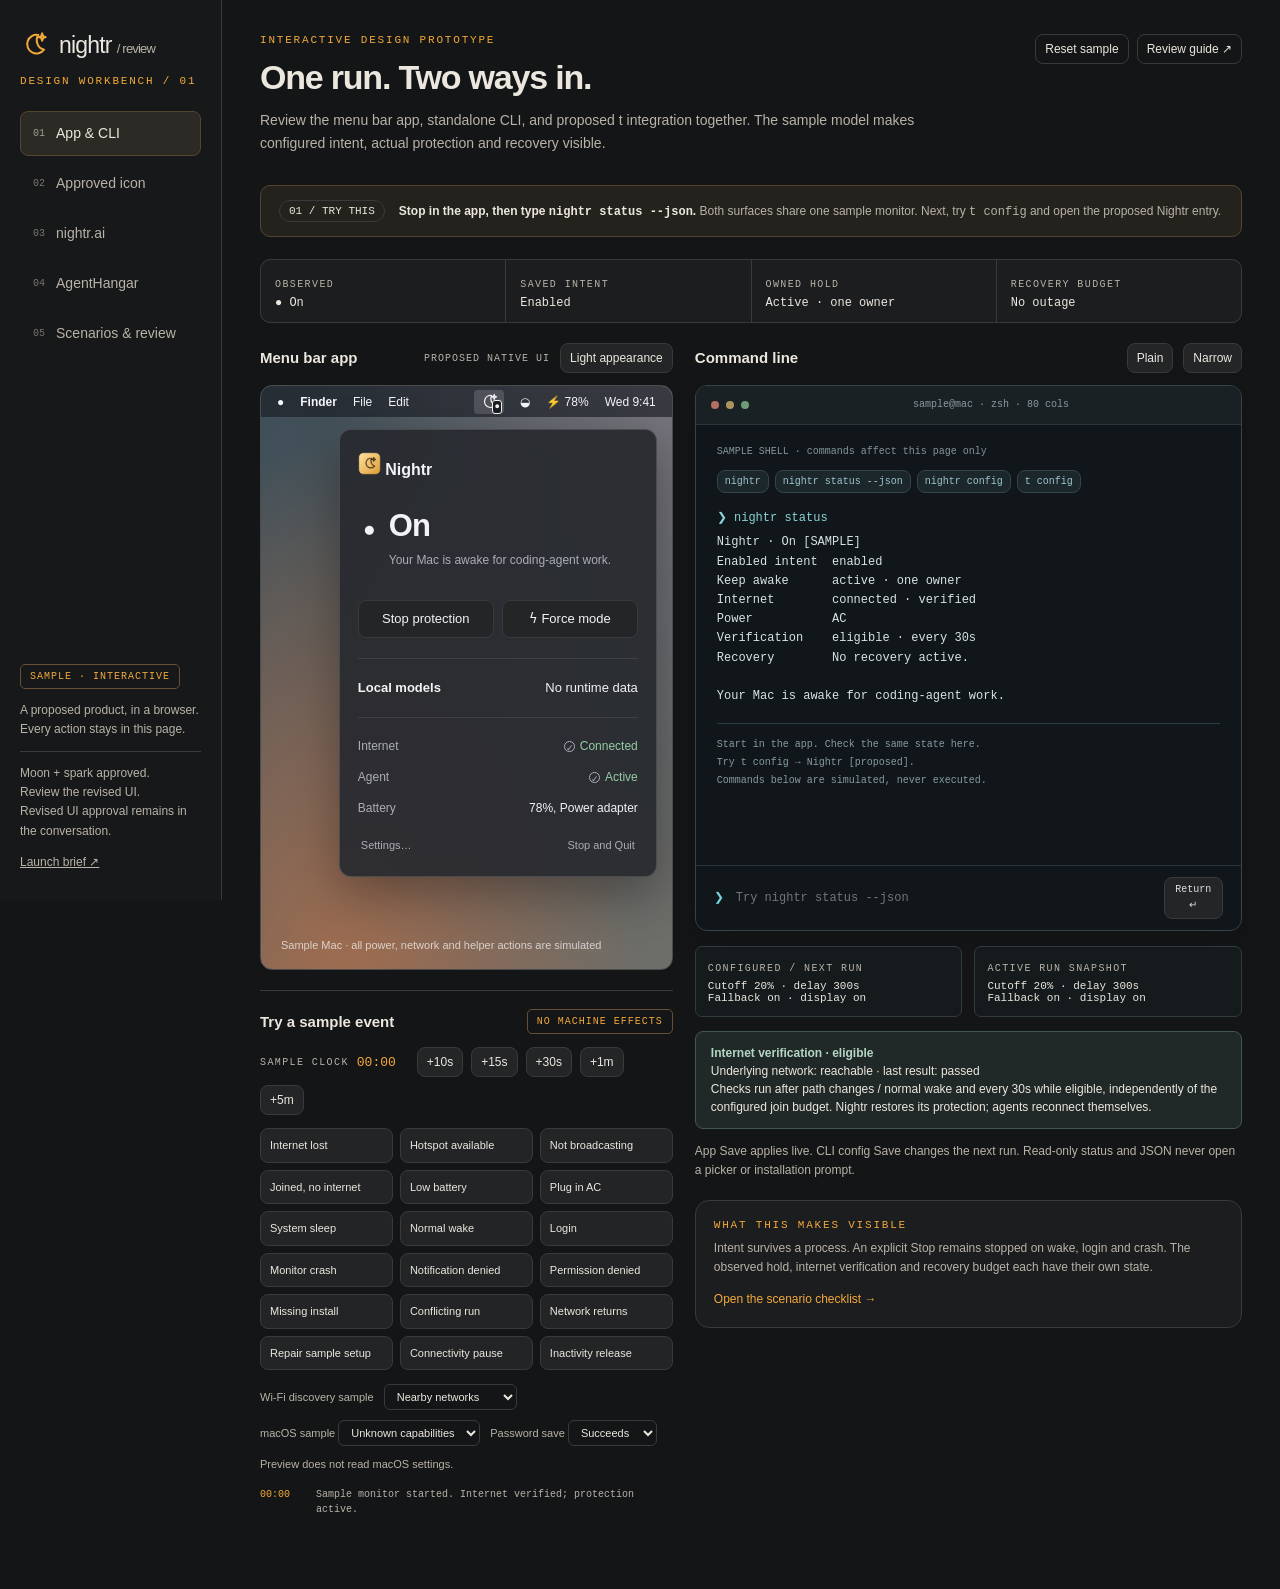
<file: design-preview/index.html>
<!doctype html>
<html lang="en">
<head>
<meta charset="utf-8"><meta name="viewport" content="width=device-width,initial-scale=1">
<meta name="color-scheme" content="dark light">
<title>Nightr · interactive design review</title>
<style>
:root{--bg:#141516;--panel:#1c1d1f;--panel2:#242527;--line:#383a3b;--ink:#ebe7df;--muted:#b8b3a8;--accent:#f2a93b;--cyan:#73d5db;--green:#a7d69a;--red:#f49b91;--mono:"IBM Plex Mono","SFMono-Regular",Consolas,monospace;--sans:"Space Grotesk",-apple-system,BlinkMacSystemFont,"Segoe UI",sans-serif}*{box-sizing:border-box}body{margin:0;background:var(--bg);color:var(--ink);font:14px/1.5 var(--sans)}button,input,select,textarea{font:inherit}button,a,input,select,textarea{outline-offset:4px}button{cursor:pointer;color:inherit}button:disabled{cursor:not-allowed;opacity:.42}a{color:inherit}button{border:1px solid var(--line);background:var(--panel2);border-radius:8px;padding:9px 13px;text-align:center}button:hover:not(:disabled){border-color:var(--muted);filter:brightness(1.08)}button:focus-visible,a:focus-visible{outline:2px solid var(--accent)}button.primary{background:var(--accent);border-color:var(--accent);color:#241b0e;font-weight:650}button.quiet{background:transparent}button.small{padding:5px 9px;font-size:12px}button.link{padding:0;background:none;border:0;border-radius:0;color:var(--accent);text-align:left}input,select,textarea{background:var(--bg);color:var(--ink);border:1px solid var(--line);border-radius:6px;padding:8px 10px;max-width:100%}input[type=checkbox]{accent-color:var(--accent);width:16px;height:16px}h1,h2,h3,p{margin:0}h1{font-size:34px;line-height:1.15;letter-spacing:-1.2px;font-weight:550}h2{font-size:22px;line-height:1.25;letter-spacing:-.5px;font-weight:550}h3{font-size:15px;font-weight:600}p{color:var(--muted)}small,.muted{color:var(--muted)}.mono{font-family:var(--mono)}.eyebrow{font:11px var(--mono);letter-spacing:1.8px;text-transform:uppercase;color:var(--accent)}.label{font:10px var(--mono);letter-spacing:1.4px;color:var(--muted);text-transform:uppercase}.chip{display:inline-flex;align-items:center;gap:6px;border:1px solid var(--line);border-radius:20px;padding:4px 9px;font:11px var(--mono)}.green{color:var(--green)}.amber{color:var(--accent)}.cyan{color:var(--cyan)}.red{color:var(--red)}.stack{display:grid;gap:16px}.row{display:flex;align-items:center;gap:10px}.between{justify-content:space-between}.wrap{flex-wrap:wrap}.spacer{flex:1}.divider{border-top:1px solid var(--line);margin:18px 0}.card{background:var(--panel);border:1px solid var(--line);border-radius:14px;padding:22px}.note{font-size:12px;line-height:1.6;color:var(--muted)}.shell{display:grid;grid-template-columns:222px minmax(0,1fr);min-height:100vh}.sidebar{position:sticky;top:0;height:100vh;border-right:1px solid var(--line);padding:28px 20px;display:flex;flex-direction:column;gap:24px;background:#171819}.brand{display:flex;align-items:center;gap:11px;font-size:23px;letter-spacing:-.8px}.brand svg{color:var(--accent)}.sidebar nav{display:grid;gap:5px}.navbtn{display:flex;gap:11px;align-items:center;text-align:left;border-color:transparent;background:transparent;color:var(--muted);padding:11px 12px}.navbtn.active{background:#2c2a25;color:var(--ink);border-color:#55452c}.navnum{font:10px var(--mono);opacity:.6}.sidebar-foot{margin-top:auto;display:grid;gap:12px}.sample-pill{font:10px var(--mono);color:var(--accent);border:1px solid #665033;padding:6px 9px;border-radius:5px;display:inline-block;letter-spacing:1px}.main{min-width:0;padding:34px 38px 70px;max-width:1800px;width:100%;margin:auto}.topline{display:flex;justify-content:space-between;gap:20px;margin-bottom:30px;align-items:flex-start}.intro{max-width:670px;margin:12px 0 0;font-size:14px;line-height:1.65}.top-actions{display:flex;gap:8px;flex-wrap:wrap;justify-content:flex-end}.orientation{display:flex;gap:14px;align-items:center;background:#24221d;border:1px solid #55442c;padding:14px 18px;border-radius:10px;margin-bottom:22px}.orientation p{font-size:12px}.orientation strong{color:var(--ink);font-weight:550}.work-grid{display:grid;grid-template-columns:minmax(330px,.86fr) minmax(420px,1.14fr);gap:22px;align-items:start}.section-head{display:flex;justify-content:space-between;align-items:center;margin:0 0 12px}.section-head h2{font-size:15px;letter-spacing:0}.surface-caption{font:10px var(--mono);color:var(--muted);letter-spacing:1px;text-transform:uppercase}.mac-scene{border:1px solid #4a4c4e;position:relative;border-radius:12px;overflow:hidden;min-height:585px;background:radial-gradient(ellipse at 20% 110%,#a46d4e 0,transparent 65%),radial-gradient(ellipse at 100% 0%,#77757d 0,transparent 60%),linear-gradient(135deg,#3d4d57,#6f6f6a);padding-bottom:24px}.mac-scene.light{background:radial-gradient(ellipse at 20% 100%,#e5b695 0,transparent 60%),linear-gradient(135deg,#9eb5c2,#d8c3af)}.menubar{height:31px;display:flex;gap:16px;padding:0 16px;align-items:center;background:#1c2027ad;color:#f5f6f8;font:12px -apple-system,BlinkMacSystemFont,sans-serif;backdrop-filter:blur(16px)}.light .menubar{background:#f7f7f7a6;color:#26282a}.menubar .menu-icon{border:0;background:transparent;padding:3px 6px;border-radius:4px;display:flex;align-items:center;gap:4px}.menubar .menu-icon.open{background:#ffffff27}.mac-desktop-label{position:absolute;bottom:18px;left:20px;color:#ffffffb0;font:11px -apple-system,sans-serif}.mac-popover{--native-bg:#27292eea;--native-ink:#f3f3f5;--native-muted:#aaaeb7;--native-line:#ffffff17;width:318px;max-width:calc(100% - 30px);margin:12px 15px 0 auto;background:var(--native-bg);color:var(--native-ink);border:1px solid #ffffff25;border-radius:12px;box-shadow:0 16px 50px #0005;backdrop-filter:blur(30px);padding:18px;font:13px/1.4 -apple-system,BlinkMacSystemFont,sans-serif}.light .mac-popover,.native-light{--native-bg:#f6f5f2f2;--native-ink:#202228;--native-muted:#666b75;--native-line:#00000016}.mac-popover p{color:var(--native-muted)}.native-brand{font-size:16px;font-weight:600;gap:8px}.native-icon{color:var(--native-ink);display:inline-flex}.status-title{font-size:31px;font-weight:550;letter-spacing:-1px;margin-top:21px}.state-symbol{font-size:20px;margin-right:8px}.status-desc{font-size:12px;min-height:34px;margin:5px 0 15px}.native-primary{width:100%;background:#e9e9eb;color:#202127;border-color:#fff1;font-weight:600;padding:9px;border-radius:7px}.native-primary.start{background:#f2ad48;color:#281c0d}.native-status{margin-top:17px;display:grid;gap:11px}.native-status .item{display:flex;align-items:flex-start;justify-content:space-between;gap:12px;font-size:12px}.native-status .item span:first-child{color:var(--native-muted)}.native-status .item span:last-child{text-align:right}.native-separator{border-top:1px solid var(--native-line);margin:15px 0}.native-footer{display:flex;gap:8px;justify-content:space-between}.native-footer button{font:11px -apple-system,sans-serif;background:transparent;border:0;color:var(--native-muted);padding:3px}.recovery-banner{margin-top:14px;padding:11px;background:#b47b2323;border:1px solid #b6873c66;border-radius:7px;font-size:11px}.recovery-banner p{margin:5px 0 9px;font-size:11px;color:var(--native-muted)}.recovery-banner .row{gap:5px}.recovery-banner button{font-size:10px;padding:5px 7px;background:#ffffff10;color:var(--native-ink);border-color:var(--native-line)}.native-settings{--native-bg:#27292eea;--native-ink:#f3f3f5;--native-muted:#aaaeb7;--native-line:#ffffff17;margin:14px 15px 0;background:var(--native-bg);color:var(--native-ink);border-radius:12px;padding:17px;box-shadow:0 16px 45px #0004;font:12px -apple-system,sans-serif}.settings-title{font-size:15px;font-weight:600;margin-bottom:14px}.settings-grid{display:grid;gap:10px}.setting{display:flex;justify-content:space-between;gap:16px;align-items:center}.setting input[type=number]{width:70px}.setting input,.setting select{font-size:12px}.native-settings input,.native-settings select{background:#80808016;border-color:#80808044;color:var(--native-ink);padding:5px 7px}.native-settings .note{color:var(--native-muted);font-size:11px}.native-settings button{font-size:11px;padding:6px 10px}.native-settings button.primary{background:#da9c37}.hidden{display:none!important}.terminal{background:#101619;border:1px solid #374249;border-radius:12px;overflow:hidden;color:#d8e3e5;box-shadow:0 10px 30px #0002;font:12px/1.6 var(--mono)}.terminal-top{padding:11px 15px;border-bottom:1px solid #2a363c;display:flex;align-items:center;gap:7px;background:#192125;color:#8c9a9f;font-size:10px}.traffic{width:8px;height:8px;border-radius:50%;background:#526168}.traffic:first-child{background:#b56e62}.traffic:nth-child(2){background:#ae945e}.traffic:nth-child(3){background:#6e9c78}.terminal-body{padding:19px 21px;min-height:440px;overflow:auto;max-height:780px}.terminal.narrow{max-width:390px;margin:auto}.terminal.plain{filter:grayscale(1)}.terminal pre{font:inherit;white-space:pre-wrap;word-break:break-word;margin:0}.command-line{display:flex;align-items:center;gap:8px;padding:11px 18px;border-top:1px solid #2a363c}.command-line input{border:0;padding:4px;background:transparent;font:12px var(--mono);width:100%;outline:none;color:#e8f1f0}.command-line button{font-size:10px;padding:4px 8px}.terminal-hint{font-size:10px;color:#85959c}.command-examples{display:flex;gap:6px;flex-wrap:wrap;margin:10px 0 16px}.command-examples button{font:10px var(--mono);padding:5px 7px;background:#1c272b;border-color:#33444b;color:#9bc6cc}.term-entry{margin-bottom:15px}.term-prompt{color:#8bd4d8;margin-bottom:5px}.rail-title{font-size:14px;color:#88d4db;margin-bottom:3px}.rail-subtitle{font-size:10px;color:#86979e;margin-bottom:16px}.rail-section{color:#78cbd5;font-size:10px;letter-spacing:1.3px;margin:15px 0 5px;text-transform:uppercase}.rail-row{display:flex;gap:7px;width:100%;border:0;border-radius:2px;background:none;color:#aebfc4;padding:5px 7px;font:11px/1.5 var(--mono);text-align:left;justify-content:space-between}.rail-row .pointer{display:inline-block;width:11px;color:#e4f9fa}.rail-row.focused{background:#16434e;color:#f2ffff}.rail-row.primary-row{color:#a5dfa3;margin-top:12px}.rail-row .rail-value{color:#82999f;text-align:right;max-width:45%}.rail-row.focused .rail-value{color:#b1d4da}.rail-row.pending .rail-value{color:#e5ba78}.rail-footer{margin-top:17px;padding-top:12px;border-top:1px solid #2b3b42;font:10px/1.8 var(--mono);color:#879ba3}.rail-options{display:grid;gap:6px;margin-top:14px}.rail-options button{text-align:left;font:11px var(--mono);background:#172c34;color:#c6e9e8;border-color:#34515b}.rail-review{padding:12px;border:1px solid #35564d;background:#172b26;border-radius:5px;margin:12px 0;color:#b9d9c9}.rail-review pre{font-size:10px}.cli-settings .setting{font:11px var(--mono);padding:5px 0;border-bottom:1px solid #23353d}.cli-settings input,.cli-settings select{font:11px var(--mono);padding:5px;background:#16252c;border-color:#3b525b;width:110px}.scenario-bar{margin-top:20px;border-top:1px solid var(--line);padding-top:18px}.clock{display:flex;gap:8px;align-items:center;flex-wrap:wrap;margin:13px 0}.clock-readout{color:var(--accent);font:13px var(--mono);min-width:52px}.scenario-grid{display:grid;grid-template-columns:repeat(3,1fr);gap:7px}.scenario-grid button{font-size:11px;text-align:left;padding:8px 9px;background:#232426}.event-log{max-height:150px;overflow:auto;display:grid;gap:6px;margin-top:14px}.event{font:10px/1.5 var(--mono);display:flex;gap:12px}.event time{color:var(--accent);min-width:44px}.event span{color:var(--muted)}.observed{display:grid;grid-template-columns:repeat(4,1fr);gap:1px;background:var(--line);border:1px solid var(--line);border-radius:10px;overflow:hidden;margin:20px 0}.observed div{background:var(--panel);padding:12px 14px}.observed strong{display:block;margin-top:3px;font:12px var(--mono)}.icon-grid{display:grid;grid-template-columns:repeat(3,minmax(0,1fr));gap:18px}.icon-card{padding:22px;border:1px solid var(--line);background:var(--panel);border-radius:14px;position:relative}.icon-card.selected{border-color:var(--accent);background:#24221e}.icon-card .select-icon{width:100%;margin-top:18px}.app-icon{height:105px;width:105px;border-radius:25px;display:grid;place-items:center;background:linear-gradient(145deg,#ffd789,#d5922d);color:#332714;box-shadow:inset 0 1px 1px #fff9,0 10px 25px #0003;border:1px solid #e7b35c}.icon-hero{display:flex;justify-content:center;padding:15px 0 28px}.icon-mini-bars{display:grid;gap:7px;margin-top:18px}.icon-bar{height:38px;padding:7px 12px;border-radius:6px;display:flex;align-items:center;justify-content:space-between;background:#e5e6e8;color:#303134}.icon-bar.dark{background:#0f1114;color:#f0f0f2}.icon-scale{display:inline-flex;align-items:center;gap:6px;font:9px var(--mono)}.icon-state-row{display:flex;gap:8px;justify-content:space-between;margin:14px 0}.icon-state{display:grid;gap:4px;justify-items:center;font:8px var(--mono);color:var(--muted)}.icon-state-glyph{position:relative;display:inline-flex;color:inherit}.state-badge{position:absolute;right:-4px;bottom:-3px;background:var(--panel);border-radius:3px;font:bold 9px var(--mono);line-height:12px;min-width:10px;text-align:center;border:1px solid currentColor}.favicon{font:10px var(--sans);background:#303135;border:1px solid #4c4d50;border-bottom:0;border-radius:7px 7px 0 0;padding:8px;display:flex;align-items:center;gap:7px}.mini-social{background:#141516;border:1px solid #454039;padding:20px 16px;border-radius:0 0 8px 8px;margin-top:0;min-height:130px}.mini-social strong{font-size:22px;line-height:1.15;display:block;margin-top:18px;letter-spacing:-.6px}.preview-browser{border:1px solid #4b4944;border-radius:13px;overflow:hidden;background:#141516}.browser-chrome{background:#282827;padding:10px 15px;display:flex;align-items:center;gap:8px;font:10px var(--mono);color:#b6b1a7;border-bottom:1px solid #44413a}.address{background:#181918;padding:5px 25px;border-radius:5px;margin:auto;display:flex;gap:6px;align-items:center}.website{font-family:var(--sans);color:#ebe7df;background:#141516;overflow:hidden}.web-nav{display:flex;align-items:center;justify-content:space-between;padding:24px 36px;gap:20px}.web-brand{font-size:22px;font-weight:500;display:flex;align-items:center;gap:10px;letter-spacing:-.8px}.web-nav-links{display:flex;align-items:center;gap:20px;font-size:12px}.web-nav-links button{padding:0;background:none;border:0;color:#b8b3a8}.web-nav-links .source{border:1px solid #514334;padding:7px 11px;color:#f2a93b}.web-hero{display:grid;grid-template-columns:1.1fr .9fr;gap:32px;padding:65px 50px 70px;align-items:center;position:relative;border-bottom:1px solid #343434}.web-hero:before{content:"";position:absolute;width:520px;height:520px;border:1px solid #f2a93b18;top:-60px;right:-100px;border-radius:50%;box-shadow:0 0 0 70px #f2a93b06,0 0 0 140px #f2a93b04;pointer-events:none}.hero-copy{z-index:1}.web-kicker{display:flex;align-items:center;gap:8px;font:10px var(--mono);color:#d3b481;letter-spacing:1.4px;text-transform:uppercase;margin-bottom:22px}.web-kicker:before{content:"";width:22px;height:1px;background:#d3b481}.web-hero h2{font-size:clamp(36px,4.8vw,66px);line-height:1.03;letter-spacing:-2.8px;max-width:630px;font-weight:500}.web-hero h2 em{font-style:normal;color:#f2a93b}.web-hero p{font-size:15px;line-height:1.7;max-width:400px;margin:24px 0}.web-actions{display:flex;gap:10px;align-items:center;flex-wrap:wrap}.web-actions button{padding:12px 17px}.web-requirements{font:10px/1.7 var(--mono);color:#948e82;margin-top:16px}.web-demo{position:relative;z-index:1;transform:rotate(2deg);border:1px solid #74716b;border-radius:12px;overflow:hidden;background:linear-gradient(140deg,#5b6164,#856952);padding-bottom:28px;box-shadow:0 30px 70px #0006}.web-demo .mac-popover{width:290px;margin:12px auto 0;max-width:calc(100% - 24px)}.web-demo .menubar{font-size:10px;padding:0 12px}.web-demo .mac-popover .status-title{font-size:26px}.web-demo .recovery-banner{display:none}.web-strip{display:flex;gap:32px;justify-content:center;padding:20px 25px;border-bottom:1px solid #343434;font:10px var(--mono);color:#a9a597;flex-wrap:wrap}.web-features{padding:54px 50px}.web-section-label{font:10px var(--mono);color:#f2a93b;letter-spacing:1.5px;margin-bottom:20px}.web-feature-grid{display:grid;grid-template-columns:repeat(3,1fr);gap:30px}.web-feature{border-top:1px solid #4d4537;padding-top:18px}.web-feature .index{font:10px var(--mono);color:#a9987c;margin-bottom:25px}.web-feature h3{font-size:19px;font-weight:500;letter-spacing:-.5px;margin-bottom:12px}.web-feature p{font-size:12px;line-height:1.8}.web-cli{margin:0 50px 55px;display:grid;grid-template-columns:1fr 1fr;gap:30px;align-items:center;background:#1c1d1f;padding:28px;border:1px solid #393837;border-radius:10px}.web-cli h3{font-size:26px;line-height:1.15;font-weight:500;letter-spacing:-.7px;margin-bottom:15px}.web-cli p{font-size:12px}.web-code{font:11px/1.9 var(--mono);background:#101315;color:#d4ddd8;padding:20px;border-radius:6px;white-space:pre-wrap;overflow-wrap:anywhere}.web-install{border-top:1px solid #383734;padding:42px 50px;display:grid;grid-template-columns:1fr 1fr;gap:30px}.web-install h3{font-size:25px;font-weight:500;letter-spacing:-.7px;margin-bottom:12px}.web-install p{font-size:12px}.web-footer{border-top:1px solid #383734;padding:23px 36px;display:flex;gap:14px;justify-content:space-between;align-items:center;color:#9b9588;font-size:10px}.website-mobile{max-width:390px;margin:auto}.website-mobile .web-nav{padding:20px}.website-mobile .web-nav-links{gap:10px;font-size:10px}.website-mobile .web-hero{grid-template-columns:1fr;padding:35px 24px;gap:32px}.website-mobile .web-hero h2{font-size:46px;letter-spacing:-2px}.website-mobile .web-demo{transform:none}.website-mobile .web-features{padding:35px 24px}.website-mobile .web-feature-grid{grid-template-columns:1fr;gap:27px}.website-mobile .web-feature .index{margin-bottom:10px}.website-mobile .web-cli{grid-template-columns:1fr;margin:0 20px 30px;padding:20px}.website-mobile .web-install{grid-template-columns:1fr;padding:30px 24px}.website-mobile .web-strip{gap:10px;justify-content:flex-start;padding:16px 24px}.website-mobile .web-footer{padding:20px;flex-wrap:wrap}.hangar{padding:45px 42px 0;background:#141516;color:#ebe7df;min-height:740px}.hangar-logo{font:14px var(--mono);letter-spacing:-.3px}.hangar-hero{padding:55px 0 45px;display:grid;grid-template-columns:1.3fr 1fr;gap:40px}.hangar-hero h2{font-size:48px;line-height:1.1;letter-spacing:-2px;font-weight:500}.hangar-hero p{font-size:13px;align-self:end;line-height:1.8}.hangar-tabs{border-top:1px solid #3c3b36;border-bottom:1px solid #3c3b36;display:flex;gap:0;flex-wrap:wrap}.hangar-tabs button{flex:1;border:0;border-radius:0;padding:17px 14px;background:none;font:12px var(--mono);color:#a8a295;border-bottom:2px solid transparent}.hangar-tabs button.active{color:#f2a93b;border-bottom-color:#f2a93b;background:#f2a93b07}.hangar-product{padding:38px 0 45px;display:grid;grid-template-columns:1.1fr 1fr;gap:40px;align-items:center}.hangar-product h3{font-size:32px;letter-spacing:-1px;font-weight:500;line-height:1.2;margin:15px 0}.hangar-product p{font-size:13px;line-height:1.8;margin-bottom:20px}.hangar-product .visual{background:#1c1d1f;border:1px solid #3d3a35;border-radius:9px;min-height:225px;padding:25px;font:11px/2 var(--mono);display:grid;align-content:center}.hangar-product .visual .big-icon{color:#f2a93b;margin-bottom:17px}.hangar-footer{padding:22px 0;border-top:1px solid #3b3934;font:10px var(--mono);color:#8e877b;display:flex;justify-content:space-between}.guide-grid{display:grid;grid-template-columns:1fr 1fr;gap:22px}.walkthrough{counter-reset:steps}.walkthrough li{list-style:none;position:relative;padding:0 0 23px 42px;margin:0}.walkthrough li:before{counter-increment:steps;content:counter(steps,decimal-leading-zero);position:absolute;left:0;top:0;font:12px var(--mono);color:var(--accent)}.walkthrough ol{padding:0;margin:20px 0 0}.walkthrough p{font-size:12px;margin-top:5px}.review-check{display:flex;gap:10px;align-items:start;font-size:12px;margin:14px 0;color:var(--muted)}.review-check input{margin-top:2px}.guide-scenarios{display:grid;gap:9px;margin-top:20px}.guide-scenario{display:flex;align-items:center;gap:18px;border-top:1px solid var(--line);padding-top:12px}.guide-scenario p{font-size:11px;flex:1}.guide-scenario button{min-width:150px;text-align:left;font-size:11px}.toast{position:fixed;bottom:25px;left:50%;transform:translateX(-50%);max-width:calc(100% - 35px);background:#e9e2d5;color:#29261f;padding:12px 18px;border:1px solid #cdbd9e;border-radius:9px;box-shadow:0 10px 40px #0005;z-index:40;font-size:12px}.modal-overlay{position:fixed;inset:0;background:#0009;z-index:30;display:flex;align-items:center;justify-content:center;padding:25px;backdrop-filter:blur(5px)}.modal{width:540px;max-width:100%;max-height:90vh;overflow:auto;background:var(--panel);border:1px solid #5b5447;border-radius:14px;padding:26px;box-shadow:0 20px 90px #0008}.modal h2{margin-bottom:12px}.modal p{font-size:13px;line-height:1.7}.modal .row{margin-top:22px;justify-content:flex-end}.modal pre{white-space:pre-wrap;font:11px/1.8 var(--mono);background:var(--bg);padding:15px;border-radius:7px;overflow-wrap:anywhere}.audit{display:grid;grid-template-columns:1fr 1fr;gap:12px;margin-top:15px}.audit>div{padding:12px;background:#151a1c;border-radius:7px;border:1px solid #313b3f;font-size:11px}.audit strong{display:block;margin-top:4px;font:11px var(--mono)}@media(min-width:1500px){.main{padding:40px 55px}.work-grid{grid-template-columns:minmax(440px,.9fr) minmax(500px,1.1fr)}}@media(max-width:1160px){.shell{grid-template-columns:185px 1fr}.sidebar{padding:25px 13px}.main{padding:28px 23px}.work-grid{grid-template-columns:1fr}.mac-scene{min-height:555px}.terminal-body{max-height:650px}.icon-grid{grid-template-columns:1fr}.icon-card{display:grid;grid-template-columns:140px 1fr 1fr;gap:15px}.icon-card .icon-hero{grid-row:span 2}.icon-card>div:nth-child(4){grid-column:2 / span 2}.icon-card .mini-social{min-height:110px}.icon-card .mini-social strong{font-size:21px}.icon-card h2{font-size:20px}.icon-card .select-icon{grid-column:2 / span 2;margin-top:0}.icon-card .icon-mini-bars{margin-top:0}.icon-card .icon-state-row{grid-column:2}.web-hero{padding:45px 30px;gap:20px}.web-hero h2{font-size:45px;letter-spacing:-2px}.web-demo .mac-popover{padding:13px}.web-features{padding:40px 30px}.web-cli{margin:0 30px 40px}.web-install{padding:30px}.guide-grid{grid-template-columns:1fr}}@media(max-width:760px){.shell{display:block}.sidebar{position:relative;height:auto;border-right:0;border-bottom:1px solid var(--line);padding:17px 18px;gap:14px}.sidebar nav{display:flex;overflow:auto;gap:5px}.navbtn{white-space:nowrap;padding:8px 10px;font-size:12px}.navnum{display:none}.sidebar-foot{display:none}.brand{font-size:20px}.sidebar .eyebrow{display:none}.main{padding:23px 16px 50px}.topline{display:block;margin-bottom:20px}.top-actions{justify-content:flex-start;margin-top:17px}h1{font-size:29px}.orientation{align-items:flex-start;padding:13px}.orientation .chip{display:none}.work-grid{display:block}.work-grid>section+section{margin-top:25px}.scenario-grid{grid-template-columns:repeat(2,1fr)}.observed{grid-template-columns:repeat(2,1fr)}.icon-card{display:block}.icon-card .icon-hero{padding:22px}.icon-card .icon-mini-bars{margin-top:20px}.icon-card .select-icon{margin-top:15px}.web-nav{padding:20px}.web-nav-links{gap:10px;font-size:10px}.web-nav-links button:first-child{display:none}.web-hero{grid-template-columns:1fr;padding:35px 24px;gap:32px}.web-hero h2{font-size:46px;letter-spacing:-2px}.web-demo{transform:none;max-width:350px;margin:auto;width:100%}.web-features{padding:35px 24px}.web-feature-grid{grid-template-columns:1fr;gap:27px}.web-feature .index{margin-bottom:10px}.web-cli{grid-template-columns:1fr;margin:0 20px 30px;padding:20px}.web-install{grid-template-columns:1fr;padding:30px 24px}.web-strip{gap:10px;justify-content:flex-start;padding:16px 24px}.web-footer{padding:20px;flex-wrap:wrap}.hangar{padding:28px 24px 0}.hangar-hero{grid-template-columns:1fr;padding:35px 0;gap:20px}.hangar-hero h2{font-size:39px}.hangar-product{grid-template-columns:1fr;gap:20px}.hangar-tabs button{font-size:10px;padding:13px 7px}.guide-scenario{align-items:flex-start;gap:10px}.guide-scenario button{min-width:125px}.terminal-body{padding:15px 12px}.rail-row{font-size:10px}.rail-row .rail-value{max-width:40%}.audit{grid-template-columns:1fr}.mac-scene{min-height:560px}.top-actions button{font-size:11px}}

/* Revised native Settings: compact Mac window, readable rows, persistent actions. */
.native-settings-overlay{position:fixed;inset:0;z-index:25;background:#0005;display:grid;place-items:center;padding:22px;backdrop-filter:blur(4px)}
.native-settings{width:600px;max-width:100%;max-height:calc(100vh - 44px);margin:0;padding:0;overflow:auto;border:1px solid #85858a70;background:var(--native-bg);font:15px/1.4 -apple-system,BlinkMacSystemFont,sans-serif;box-shadow:0 24px 100px #0008}
.native-settings-header{padding:17px var(--settings-inset,26px) 12px;border-bottom:1px solid var(--native-line);position:sticky;top:0;background:var(--native-bg);z-index:1}.native-settings-title{display:flex;align-items:center;gap:12px;justify-content:space-between;font-size:15px;font-weight:600}.native-traffic{display:flex;gap:7px}.native-traffic i{width:11px;height:11px;border-radius:50%;background:#9996}.native-traffic button{border:0;border-radius:50%;width:11px;height:11px;background:#f97970;padding:0}.native-settings-tabs{display:flex;gap:8px;justify-content:center;padding-top:16px}.native-settings-tabs button{min-width:96px;padding:7px 11px;border-radius:8px;border:1px solid transparent;background:none;color:var(--native-muted);font-size:13px;display:grid;gap:3px;justify-items:center}.native-settings-tabs button.active{background:#80808019;color:#dba84d;border-color:#80808025}.native-tab-icon{font-size:21px;line-height:1.15}.native-settings-content{padding:20px var(--settings-inset,26px);min-height:245px}.native-settings-content h3{font-size:16px;color:var(--native-ink);margin:0 0 5px}.native-settings-content .note{font-size:13px;line-height:1.45;margin-bottom:15px}.native-settings .settings-grid{gap:0}.native-settings .setting{min-height:34px;padding:6px 0;border-bottom:1px solid var(--native-line);gap:18px}.native-settings .setting>span{font-size:15px}.native-settings input,.native-settings select{font-size:14px;min-height:28px;padding:3px 7px;max-width:180px}.native-settings input[type=number]{width:82px}.native-settings input[type=checkbox]{min-height:0;width:17px;height:17px}.native-settings-footer{position:sticky;bottom:0;border-top:1px solid var(--native-line);background:var(--native-bg);padding:13px var(--settings-inset,26px);display:flex;align-items:center;justify-content:space-between;gap:10px}.native-settings-footer button{font-size:13px;padding:5px 15px}.native-settings-footer .primary{background:#e3ad4d}.native-settings-footer .note{margin:0;font-size:11px}.locked-icon-grid{display:grid;grid-template-columns:.7fr 1.3fr;gap:25px;align-items:start}.locked-icon-grid .app-icon{width:150px;height:150px;border-radius:35px}.locked-icon-grid .icon-hero{padding:30px}.locked-icon-grid .icon-mini-bars{max-width:550px}.locked-icon-grid .icon-bar{height:54px;padding:10px 20px}.locked-icon-grid .icon-state-row{max-width:500px;padding:20px 10px}.locked-icon-grid .icon-state{font-size:11px;gap:10px}.locked-icon-grid .mini-social{min-height:160px}.locked-icon-grid .mini-social strong{font-size:30px}.locked-icon-grid .mini-social{margin-top:0}.hangar-tabs button[data-product=nightr]{display:flex;align-items:center;justify-content:center;gap:9px;font:600 18px var(--sans);color:#f2c77e;background:#f2a93b13;border:1px solid #9b703b;border-bottom:2px solid transparent;margin:-1px 0;border-radius:7px 7px 0 0}.hangar-tabs button[data-product=nightr].active{background:#f2a93b22;color:#ffd99b;border-bottom:3px solid #f2a93b}.new-badge{font:700 10px var(--mono);letter-spacing:.8px;padding:3px 5px;background:#f2a93b;color:#251b0e;border-radius:4px}.verification-note{padding:12px 15px;background:#202927;border:1px solid #3e5850;border-radius:8px;font-size:12px;margin-top:14px}.verification-note strong{color:#b4d7c5}.native-settings-content .settings-footnote{font-size:12px;line-height:1.5;margin-top:14px;color:var(--native-muted)}
@media(max-width:760px){.native-settings-overlay{padding:12px}.native-settings{max-height:calc(100vh - 24px)}.native-settings-content{padding:20px}.native-settings-tabs{gap:2px}.native-settings-tabs button{min-width:0;flex:1;font-size:11px;padding:6px 4px}.native-settings{--settings-inset:20px}.native-settings-header{padding:14px 20px 10px}.native-settings .setting>span{font-size:14px}.native-settings .setting{gap:10px}.native-settings input,.native-settings select{max-width:135px}.locked-icon-grid{grid-template-columns:1fr}.hangar-tabs button[data-product=nightr]{font-size:17px;gap:6px;min-width:140px}.hangar-tabs button[data-product=nightr] .icon-state-glyph{display:none}}

/* Grouped Settings and precise Advanced controls. */
.settings-subgroup{margin:17px 0 0;padding:0;border:0}.settings-subgroup:first-child{margin-top:0}.settings-subgroup legend{font-size:12px;font-weight:600;color:var(--native-muted);padding:0 0 5px;letter-spacing:.2px}.settings-subgroup .settings-help{font-size:12px;line-height:1.45;color:var(--native-muted);margin:7px 0 0}.native-settings .setting.inactive>span{opacity:.45}.native-settings .setting :disabled{opacity:.4;cursor:not-allowed}.native-settings .setting input[type=checkbox]{flex-shrink:0}.connection-facts{display:grid;grid-template-columns:1fr 1fr;gap:8px;margin-top:4px}.connection-facts>div{border:1px solid var(--native-line);background:#8080800a;border-radius:7px;padding:9px 11px;font-size:12px;color:var(--native-muted)}.connection-facts strong{display:block;font-size:13px;color:var(--native-ink);font-weight:500;margin-top:3px}.connection-facts>div:last-child{grid-column:span 2}.os-feature{display:flex;gap:12px;align-items:center;justify-content:space-between;border-bottom:1px solid var(--native-line);padding:9px 0}.os-feature strong{display:block;font-weight:500;font-size:14px}.os-feature small{display:block;font-size:12px;color:var(--native-muted);margin-top:2px}.os-feature button{flex-shrink:0;padding:4px 10px;font-size:12px}.native-tab-icon svg{display:block;margin:0 auto}.advanced-timing{display:grid;grid-template-columns:minmax(0,1fr) 83px 24px;gap:7px 12px;align-items:center;padding:12px 0;border-bottom:1px solid var(--native-line)}.advanced-timing>label{font-size:15px;grid-column:1 / -1}.advanced-timing input[type=range]{accent-color:#d7a04c;min-width:0;max-width:none;width:100%;padding:0;height:22px;min-height:0;border:0;background:transparent}.advanced-timing input[type=number]{width:83px;max-width:83px;text-align:right}.timing-unit{font-size:12px;color:var(--native-muted)}.timing-range-note{grid-column:1 / -1;font-size:11px;color:var(--native-muted);min-height:0}.timing-range-note:empty{display:none}.field-error{font-size:12px;color:#dc8076;margin-top:4px;grid-column:1 / -1}.field-error:empty{display:none}.setting-field-wrap{display:grid}.setting-field-wrap .field-error{margin-bottom:3px}.settings-error-summary{font-size:12px;color:#dc8076;margin-bottom:10px}.settings-error-summary:empty{display:none}.advanced-stepper{display:flex;gap:10px;justify-content:space-between;align-items:center;padding:11px 0;border-bottom:1px solid var(--native-line);flex-wrap:wrap}.advanced-stepper label{font-size:15px}.advanced-stepper .field-error{width:100%}.native-settings input[aria-invalid=true]{border-color:#dc8076}.native-settings .settings-footnote{margin-bottom:0}.native-settings-content>h3+.note{margin-bottom:17px}.native-settings-overlay .native-settings{max-height:min(800px,calc(100vh - 44px))}@media(max-width:480px){.native-settings-content{padding:20px}.advanced-timing{grid-template-columns:minmax(0,1fr) 76px 22px;gap:7px}.advanced-timing input[type=number]{width:76px}.connection-facts{grid-template-columns:1fr}.connection-facts>div:last-child{grid-column:auto}.native-settings-footer .note{display:none}.native-settings .setting>span{font-size:14px}.os-feature strong{font-size:13px}}

/* Simple Protection: one decision, then lid and battery details. */
.awake-main,.awake-detail{border:0;margin:0;padding:0;min-width:0}.awake-main>legend,.awake-detail>legend{font-size:15px;font-weight:600;color:var(--native-ink);padding:0;margin-bottom:14px}.awake-mode-options{display:flex;align-items:center;gap:26px;flex-wrap:wrap}.awake-mode-options label,.awake-condition,.awake-lock{display:flex;align-items:center;gap:9px;font-size:15px;cursor:pointer}.awake-mode-options input[type=radio]{width:16px;height:16px;min-height:0;margin:0;accent-color:#dca84b}.awake-condition input,.awake-lock input,.battery-inline input[type=checkbox]{margin:0;flex-shrink:0}.automatic-conditions{margin:17px 0 0 25px;display:grid;gap:11px}.automatic-conditions[hidden]{display:none!important}.automatic-conditions .field-error{margin:0}.awake-hint{font-size:12px;line-height:1.4;color:var(--native-muted);margin:0 0 0 26px}.awake-hint:empty,.settings-footnote:empty{display:none}.awake-divider{border:0;border-top:1px solid var(--native-line);margin:23px 0 17px}.awake-display,.awake-lock{display:grid;grid-template-columns:132px 116px;align-items:center;gap:12px;min-height:34px;font-size:15px}.awake-display{margin-bottom:8px}.awake-display select{width:116px;min-width:0}.awake-lock{width:max-content}.awake-lock input{justify-self:start}.battery-inline{display:flex;gap:8px;align-items:center;flex-wrap:wrap;font-size:15px}.battery-inline label{display:flex;gap:9px;align-items:center;cursor:pointer}.battery-inline input[type=number]{width:64px;max-width:64px;text-align:center}.battery-inline>span{color:var(--native-muted)}.awake-battery-help{font-size:12px;color:var(--native-muted);margin:9px 0 0 26px}.awake-detail .field-error{margin-left:26px}.native-settings-content:has(.awake-main){min-height:0;padding:20px var(--settings-inset,26px)}.native-settings-content:has(.awake-main) .settings-error-summary:empty{display:none}@media(max-width:480px){.awake-mode-options{gap:16px}.native-settings-content:has(.awake-main){padding:20px}.automatic-conditions{margin-left:25px}.battery-inline{gap:7px}}

/* Connectivity follows the same quiet native rhythm as Protection. */
.connection-panel fieldset{border:0;margin:0;padding:0;min-width:0}.connection-panel legend{font-size:15px;font-weight:600;color:var(--native-ink);padding:0;margin-bottom:14px}.connection-status{display:flex;gap:11px;align-items:flex-start;padding:12px 13px;background:#8080800b;border:1px solid var(--native-line);border-radius:8px}.connection-status-icon{color:var(--native-muted);padding-top:1px;line-height:0}.connection-status-icon.connected{color:#94bca6}.connection-status-copy{min-width:0;flex:1}.connection-status-copy strong{display:block;font-size:14px;font-weight:500;line-height:1.35}.connection-status-copy small{display:block;color:var(--native-muted);font-size:12px;line-height:1.4;margin-top:3px}.connection-sample{font-size:10px;color:var(--native-muted);padding-top:2px}.hotspot-enable{display:flex;align-items:center;gap:9px;font-size:15px;width:max-content;cursor:pointer}.hotspot-enable input{margin:0}.hotspot-fields{margin:14px 0 0;display:grid;grid-template-columns:132px minmax(0,1fr);gap:9px 12px;align-items:center;font-size:15px}.hotspot-fields.inactive>label{opacity:.45}.hotspot-fields input[type=text]{width:100%;max-width:245px}.hotspot-fields input[type=number]{width:78px;max-width:78px}.hotspot-fields .field-error{grid-column:2;margin:0}.hotspot-delay{display:flex;align-items:center;gap:8px}.hotspot-delay span{font-size:13px;color:var(--native-muted)}.hotspot-help{font-size:13px;color:var(--native-muted);margin:11px 0 0 26px}.macos-feature-row{display:flex;align-items:center;gap:11px;justify-content:space-between;min-height:34px;font-size:15px}.native-settings .macos-info{display:inline-grid;place-items:center;width:20px;height:20px;padding:0;border-radius:50%;font:500 12px -apple-system,BlinkMacSystemFont,sans-serif;color:var(--native-muted);border:1px solid #8886;background:transparent;flex-shrink:0}.native-settings .macos-info:hover{color:var(--native-ink)}.macos-caption{font-size:12px;color:var(--native-muted);margin:10px 0 0}.native-settings-content:has(.connection-panel){min-height:0;padding:20px var(--settings-inset,26px)}@media(max-width:480px){.native-settings-content:has(.connection-panel){padding:20px}.hotspot-fields{grid-template-columns:72px minmax(0,1fr);gap:9px}.hotspot-fields input[type=text]{min-width:0}.connection-status{padding:11px}.macos-feature-row{gap:10px}}

/* Advanced explains the sequence, keeping exact seconds beside every slider. */
.advanced-panel fieldset{border:0;padding:0;margin:0;min-width:0}.advanced-panel legend{font-size:15px;font-weight:600;color:var(--native-ink);padding:0;margin:0 0 13px}.advanced-panel .advanced-timing{grid-template-columns:minmax(0,1fr) 83px 58px;gap:8px 12px;padding:13px 0;border-bottom:0}.advanced-field-heading{grid-column:1 / -1}.advanced-field-heading label{font-size:15px;font-weight:400}.advanced-field-help{font-size:13px;line-height:1.4;color:var(--native-muted);margin:4px 0 0}.advanced-panel .advanced-stepper{padding:13px 0;border-bottom:0;display:grid;grid-template-columns:minmax(0,1fr) 83px 58px;gap:8px 12px}.advanced-panel .advanced-stepper .advanced-field-heading{grid-column:1}.advanced-panel .advanced-stepper input{grid-column:2;width:83px;max-width:83px;text-align:right}.advanced-panel .timing-unit{font-size:12px}.duration-hint{grid-column:2 / -1;text-align:right;font-size:12px;color:var(--native-muted);line-height:1.4}.duration-hint:empty{display:none}.advanced-lid-note{font-size:13px;color:var(--native-muted);line-height:1.4;margin:16px 0 0}.native-settings-content:has(.advanced-panel){min-height:0;padding:20px var(--settings-inset,26px)}.advanced-panel .awake-divider{margin:14px 0 17px}.advanced-field-heading.inactive{opacity:.5}@media(max-width:480px){.native-settings-content:has(.advanced-panel){padding:20px}.advanced-panel .advanced-timing,.advanced-panel .advanced-stepper{grid-template-columns:minmax(0,1fr) 76px 54px;gap:8px}.advanced-panel .advanced-stepper input{width:76px}.advanced-field-help{font-size:12px}}

.hotspot-selected{display:grid;grid-template-columns:minmax(0,1fr) 76px;gap:8px;align-items:center;min-width:0;min-height:28px}.hotspot-selected input[readonly]{min-width:0;width:100%;max-width:none;cursor:default}.hotspot-selected button{width:100%;min-height:28px;padding:4px 10px;font-size:12px}.hotspot-selected .credential-status{min-width:0;overflow:hidden;text-overflow:ellipsis}.wifi-workbench{display:flex;align-items:center;gap:10px;flex-wrap:wrap;margin-top:14px}.wifi-workbench label{font-size:11px;color:var(--muted)}.wifi-workbench select{font-size:11px;padding:5px 8px}.modal:has(.network-chooser){width:560px;padding:21px 23px}.modal:has(.network-chooser) h2{font-size:17px;letter-spacing:-.2px;margin-bottom:14px}.network-chooser{font:13px/1.45 -apple-system,BlinkMacSystemFont,sans-serif}.network-tabs{display:flex;gap:4px;border-bottom:1px solid var(--line);padding-bottom:12px}.network-tabs button{flex:1;padding:6px 10px;background:transparent;font-size:13px}.network-tabs button[aria-selected=true]{background:#80766625;border-color:#a58248;color:var(--ink)}.network-content{min-height:230px;padding:15px 0 4px}.network-list{display:grid;gap:2px;max-height:290px;overflow:auto}.network-option{display:flex;align-items:center;gap:11px;padding:9px 8px;border-radius:7px;cursor:pointer}.network-option:hover{background:#ffffff07}.network-option input{accent-color:var(--accent);margin:0;flex-shrink:0}.network-option>span{min-width:0;flex:1}.network-name{display:block;font-size:14px;white-space:pre-wrap;overflow-wrap:anywhere}.network-meta{display:block;font-size:11px;color:var(--muted);margin-top:2px}.network-tools{display:flex;align-items:center;gap:7px;margin-bottom:9px}.network-tools>span{flex:1;font-size:12px;color:var(--muted)}.network-tools button{font-size:11px;padding:5px 8px}.network-message{color:var(--muted);font-size:13px;padding:28px 12px;text-align:center}.network-manual label{display:block;font-size:14px;margin-bottom:9px}.network-manual input{width:100%;font-size:15px}.network-manual .note{margin-top:9px;font-size:12px}.network-byte-count{font:11px var(--mono);color:var(--muted);margin-top:10px}.network-error{font-size:12px;color:var(--red);min-height:18px;margin-top:8px}.network-selection{display:flex;gap:10px;align-items:baseline;padding-top:12px;border-top:1px solid var(--line);font-size:12px;color:var(--muted)}.network-selection strong{font-weight:500;color:var(--ink);white-space:pre-wrap;overflow-wrap:anywhere}.network-sample{font:10px var(--mono);letter-spacing:.5px;color:var(--muted);margin-left:auto}.network-tabs+div[role=tabpanel]{outline:none}
@media(max-width:480px){.modal:has(.network-chooser){padding:18px}.network-tools{flex-wrap:wrap}.network-tools>span{flex-basis:100%}.hotspot-selected{flex-wrap:wrap}.hotspot-selected input[readonly]{flex-basis:100%}.network-content{min-height:215px}}
.network-security-choices{display:flex;gap:20px;flex-wrap:wrap;margin-top:18px;font-size:13px}.network-security-choices label{display:flex;align-items:center;gap:7px}.network-credential-status{display:flex;align-items:center;justify-content:space-between;margin-top:9px;font-size:12px;color:var(--muted)}.credential-status{font-size:13px;color:var(--native-muted);flex:1}.macos-state{margin-left:auto;font-size:12px;color:var(--native-muted)}.macos-feature-row .macos-info{margin-left:2px}.hotspot-fields input[id=setting-app-hotspotAttempts]{width:78px}.hotspot-fields .credential-status{white-space:nowrap}.native-settings .macos-action{font-size:12px;padding:3px 8px;border-color:var(--native-line);background:transparent}.network-manual input[type=password]{letter-spacing:2px}.inline-network-password{margin-top:16px;padding-top:13px;border-top:1px solid var(--line)}.inline-network-password label{font-size:13px;display:block;margin-bottom:7px}.inline-network-password input{width:100%;font-size:14px}.inline-network-password .note{font-size:11px;margin-top:7px}.native-settings .macos-guidance-row{display:grid;grid-template-columns:18px minmax(0,1fr) auto;gap:10px;align-items:center;width:100%;text-align:left;border:0;border-radius:5px;background:transparent;padding:8px 3px;font:14px -apple-system,BlinkMacSystemFont,sans-serif;color:var(--native-ink)}.native-settings .macos-guidance-row:hover{background:#8080800a}.macos-guidance-row small{font-size:12px;color:var(--native-muted)}.macos-readiness{text-align:center;font-size:16px;color:var(--native-muted)}.network-content{min-height:195px;max-height:430px;overflow:auto}.network-list{max-height:235px}.macos-readiness{display:flex;align-items:center;justify-content:center;color:var(--native-ink)}.native-settings .macos-guidance-row{grid-template-columns:22px minmax(0,1fr) auto;padding:9px 3px}.macos-readiness svg{display:block;flex-shrink:0}.native-settings.native-light{--native-bg:#f6f5f2f2;--native-ink:#202228;--native-muted:#666b75;--native-line:#00000016}.native-settings.native-light button{background:#ffffff;color:#202228;border-color:#bfc0c4}.native-settings.native-light button:disabled{background:#ececea;color:#85878d;border-color:#d0d0ce;opacity:1}.native-settings.native-light .native-settings-tabs button{background:transparent;border-color:transparent;color:#646873}.native-settings.native-light .native-settings-tabs button.active{background:#e7e4de;border-color:#d5d1c8;color:#75521e}.native-settings.native-light .native-traffic button{background:#f97970;border:0}.native-settings.native-light .macos-guidance-row{background:transparent;border-color:transparent;color:#202228}.native-settings.native-light .macos-guidance-row:hover{background:#e8e8e5}.native-settings.native-light button.primary{background:#e3ad4d;border-color:#cb963c;color:#281c0d}.macos-settings-help{font-size:13px;color:var(--native-muted);margin:-4px 0 9px}.macos-dialog-current{display:flex;align-items:center;gap:9px;font-size:13px;margin:3px 0 16px}.macos-dialog-current svg{flex-shrink:0}.macos-dialog-path{font-size:12px!important;margin-top:14px!important;color:var(--ink)!important}.macos-dialog-help{font-size:12px!important;margin-top:10px!important}.macos-workbench-disclosure{font-size:11px;color:var(--muted);flex-basis:100%}.native-settings{display:flex;flex-direction:column;overflow:hidden}.native-settings-header,.native-settings-footer{position:static;flex:0 0 auto}.native-settings-content{flex:1 1 auto;min-height:0;overflow-y:auto;overscroll-behavior:contain}
.native-settings-content:has(.awake-main) { padding: 18px 22px; }
.native-settings .automatic-conditions { margin: 0; gap: 0; }
.native-settings .awake-main, .native-settings .awake-detail { margin: 0; }
.native-settings .awake-divider { border: 0; margin: 14px 0 0; }
.native-settings .awake-display, .native-settings .awake-lock {
  display: flex; justify-content: space-between; width: 100%; margin: 0; min-height: 37px;
}
.native-settings .awake-display { border-bottom: 1px solid var(--native-line); }
.native-settings .battery-inline label { margin-right: auto; }
</style>
<style>
.native-settings { width:470px; height:min(630px,94vh); font:15px/1.3 -apple-system,BlinkMacSystemFont,sans-serif; }
.native-settings-content { padding:18px 22px; }
.native-settings fieldset { border:0; padding:0; margin:0 0 18px; min-width:0; }
.native-settings legend { font-size:16px; font-weight:600; margin-bottom:5px; }
.ds-row,.native-settings .awake-condition { display:flex; align-items:center; justify-content:space-between; min-height:37px; gap:10px; border-bottom:1px solid var(--native-line); }
.mac-popover:has(.pane-protection-actions) { padding-block:22px; }
.mac-popover:has(.pane-protection-actions) .native-status { display:grid; row-gap:14px; margin-block:20px; }
.ds-row.pane-protection-actions { border-bottom:0; }
.pane-models-heading { margin-top:20px; padding-block:20px; border-top:1px solid var(--native-line); }
.ds-row label small,.ds-hint { display:block; font-size:12px; color:var(--native-muted); margin:3px 0 6px; }
.native-settings .update-section legend { padding:0; }
.update-version { font-size:14px; font-variant-numeric:tabular-nums; }
.update-version small { color:var(--native-muted); font:inherit; font-size:12px; margin-left:6px; }
.update-status { font-size:14px; }
.update-status .ds-hint { margin:2px 0 0; }
.update-action { flex-shrink:0; }
.ds-number { display:inline-flex; box-sizing:border-box; width:117px; height:28px; align-items:center; overflow:hidden; border:1px solid var(--native-line); border-radius:7px; background:var(--native-field,var(--native-bg)); }
.native-settings .ds-number input[type=number],.native-settings .ds-number select { box-sizing:border-box; border:0; border-radius:0; margin:0; height:100%; background:transparent; }
.native-settings .ds-number input[type=number] { min-width:0; flex:1; text-align:right; font-weight:600; }
.native-settings .ds-number:has(select) { border-color:color-mix(in srgb,var(--accent) 45%,transparent); }
.native-settings .ds-number select { width:49px; color:var(--accent); font-weight:600; }
.native-settings.native-light .ds-number select { color:#75521e; }
.native-settings .ds-number:focus-within { outline:2px solid var(--accent); }
.native-settings .ds-number input::-webkit-inner-spin-button { opacity:1; }
.native-settings .ds-number:has(select) input::-webkit-inner-spin-button { display:none; }
.ds-check { border:1px solid currentColor; border-radius:50%; font-size:.72em; width:1.25em; height:1.25em; text-align:center; }
.ds-status,.ds-status-actions { display:inline-flex; align-items:center; gap:5px; }
[data-confirmed=true] { color:#95cea6; } .native-light [data-confirmed=true],.light [data-confirmed=true] { color:#287442; }
.native-settings .automatic-conditions { margin:0; padding:0; }
.native-settings .awake-condition input { order:1; }
.native-settings .awake-condition:has(input:disabled) { color:var(--native-muted); cursor:default; }
.native-settings .awake-condition input:disabled { filter:grayscale(1); opacity:.55; }
.field-error:empty,.settings-error-summary:empty { display:none; }
.inline-network-password input { border:1px solid var(--accent); }

.modal:has(.network-chooser) { width:min(440px,95vw); padding:20px 22px; background:#27292e; color:#f3f3f5; --line:#45474c; --ink:#f3f3f5; --muted:#aaaeb7; --panel2:#303238; --accent:#dba84d; color-scheme:dark; }
.modal:has(.network-chooser[data-theme=light]) { background:#f6f5f2; color:#202228; --line:#d8d5cf; --ink:#202228; --muted:#51565f; --panel2:#fff; --accent:#75521e; color-scheme:light; }
.modal:has(.network-chooser) #modal-actions .primary { background:#e3ad4d; color:#281c0d; }
.network-tabs { justify-content:flex-start; padding:0; border:0; gap:0; }
.network-tabs button { flex:0 0 auto; color:var(--ink); }
.network-content { box-sizing:border-box; height:min(255px,44vh); min-height:0; max-height:none; overflow:auto; padding:16px 0 0; }
.chooser-heading { font-size:14px; margin:0 0 8px; }
.network-list { max-height:135px; }
.chooser-field,.network-manual,.inline-network-password { display:grid; grid-template-columns:minmax(80px,1fr) minmax(0,52%); align-items:center; min-height:37px; margin:0; padding:0; border:0; border-bottom:1px solid var(--line); }
.chooser-field select,.network-manual input,.inline-network-password input { min-width:0; width:100%; height:28px; padding:0 9px; box-sizing:border-box; border:1px solid var(--line); border-radius:6px; background:var(--panel2); color:var(--ink); }
.inline-network-password input { border:1px solid var(--accent); }
.network-manual label,.inline-network-password label { margin:0; font-size:14px; color:var(--ink); }
.modal:has(.network-chooser) #modal-actions { justify-content:flex-end; margin-top:12px; }
.native-settings .force-control input { margin:0; }
.native-settings .force-control { padding:0; width:100%; display:flex; align-items:center; justify-content:space-between; }
.force-section small { font-size:12px; color:var(--native-muted); }
.force-control:has(input:checked) label { color:#dba84d; }
.native-light .force-control:has(input:checked) label { color:#75521e; }
.native-settings .ds-count { display:inline-flex; align-items:center; gap:6px; }
.native-settings .ds-count input[type=number] { width:67px; height:28px; text-align:right; font-weight:600; }
.ds-count input::-webkit-inner-spin-button { display:none; }
.ds-stepper { display:grid; background:var(--native-field); border:1px solid var(--native-line); border-radius:5px; }
.native-settings .ds-stepper button { display:grid; place-items:center; width:18px; height:12px; padding:0; background:transparent; border:0; }
.ds-stepper button::after { content:""; width:5px; height:5px; border:solid currentColor; border-width:1.5px 1.5px 0 0; transform:translateY(1px) rotate(-45deg); }
.ds-stepper button:last-child::after { transform:translateY(-1px) rotate(135deg); }
.pane-status-heading { display:grid; grid-template-columns:23px minmax(0,1fr); align-items:baseline; gap:5px 8px; margin:22px 0 14px; }
.pane-status-heading .state-symbol { grid-column:1; text-align:center; font-size:21px; margin:0; }
.pane-status-heading .status-title,.pane-status-heading p { grid-column:2; margin:0; }
.pane-status-heading p { min-height:2lh; }
.ds-row.pane-protection-actions { display:grid; grid-template-columns:repeat(2,minmax(0,1fr)); gap:8px; align-items:stretch; }
</style>
</head>
<body>
<div class="shell">
<aside class="sidebar"><div><div class="brand" id="workbench-brand"></div><div class="eyebrow" style="margin-top:12px">Design workbench / 01</div></div><nav aria-label="Preview surfaces" id="navigation"><a href="setup.html">Set Up Nightr…</a></nav><div class="sidebar-foot"><div><span class="sample-pill">SAMPLE · INTERACTIVE</span></div><p class="note">A proposed product, in a browser.<br>Every action stays in this page.</p><div class="divider" style="margin:0"></div><p class="note">Moon + spark approved.<br>Review the revised UI.<br>Revised UI approval remains in the conversation.</p><a class="note" href="https://github.com/agenthangar/nightr/issues/1" target="_blank" rel="noreferrer">Launch brief ↗</a></div></aside>
<main class="main"><div id="page-head"></div><div id="content"></div></main>
</div><div id="toast" class="toast hidden" role="status" aria-live="polite"></div><div id="modal-root"></div>
<script id="model">
/* Pure synthetic controller. No system, storage, network or timer effects. */
globalThis.PreviewModel = (() => {
 const defaults = () => ({display:true,displayMode:'on',lock:false,checks:'agent,internet',require:'all',forever:false,localInference:false,every:30,grace:900,retries:3,backoff:30,batteryProtection:true,inactivity:30,outageDelay:300,hotspotAttempts:3,batteryCutoff:20,fallback:true,ssid:'Sample iPhone',notifications:true,login:true,autoUpdates:true});
 const create = () => ({clock:0,enabled:true,launched:true,installed:true,authorized:true,permission:true,notificationPermission:true,ac:true,battery:78,internet:true,networkReachable:true,internetFresh:true,lastVerifiedAt:0,asleep:false,connectivityPaused:false,pauseReason:null,probe:{active:false,endsAt:null,lastStartedAt:0,nextAt:defaults().every,started:0,completed:0,failed:0,cancelled:0,coalesced:0,reasons:[]},broadcast:false,joinSuccess:false,verifyInternet:false,crashed:false,crashCount:0,restartAt:null,conflict:false,settings:defaults(),running:defaults(),outage:null,lastAssociation:false,events:[{at:0,text:'Sample monitor started. Internet verified; protection active.'}],hold:true,releaseUntilWake:false});
 const log = (s,text) => {s.events.unshift({at:s.clock,text});s.events=s.events.slice(0,80)};
 const safe = s => !s.running.batteryProtection || s.ac || s.battery>=s.running.batteryCutoff;
 const monitorsInternet = s => !s.force && !s.running.forever && s.running.require!=='none' && s.running.checks.includes('internet');
 const canRecover = s => s.enabled && s.launched && s.installed && s.authorized && s.permission && !s.conflict && !s.crashed && !s.asleep && (s.force || !s.releaseUntilWake) && s.crashCount<=3 && safe(s);
 const canVerify = s => canRecover(s) && monitorsInternet(s);
 const status = s => !s.enabled?'Off':!s.installed||!s.authorized||!s.permission||s.conflict||s.crashCount>3?'Error':!safe(s)||s.asleep||!s.launched||(!s.force&&(s.releaseUntilWake||s.connectivityPaused))?'Paused':s.crashed||((!s.internet||!s.internetFresh)&&monitorsInternet(s))?'Recovering':'On';
 const sync = s => {s.hold=canRecover(s)&&(s.force||!s.connectivityPaused);};
 const cancelProbe = (s,reason) => {if(s.probe.active){s.probe.cancelled++;log(s,'Internet verification cancelled: '+reason+'.');}s.probe.active=false;s.probe.endsAt=null;s.probe.nextAt=null;s.probe.reasons=[];};
 const validLimit = value => Number.isInteger(value)&&value>=1&&value<=10;
 const joinGap = attempt => Math.min(30*2**Math.max(0,attempt-1),300);
 const cancel = (s,reason,clear=false) => {const o=s.outage;if(o?.phase==='active')log(s,'Closed active join attempt: '+reason+'.');if(clear)s.outage=null;else if(o&&!['exhausted','skipped','disabled','suspended'].includes(o.phase)){o.resumePhase=o.phase==='active'?'wait':o.phase;o.remaining=o.phase==='active'?joinGap(o.attempts):Math.max(0,(o.nextAt??s.clock)-s.clock);o.activeUntil=null;o.nextAt=null;o.phase=o.attempts>=o.limit?'exhausted':'suspended';}s.lastAssociation=false;};
 const outage = s => {if(!canVerify(s)||s.internet)return;if(s.outage?.phase==='suspended'&&s.running.fallback){const o=s.outage;o.phase=o.resumePhase||'wait';o.nextAt=s.clock+(o.remaining||0);log(s,'Same outage resumed; attempt budget and one-prompt ledger retained.');}if(!s.outage){s.outage={began:s.clock,attempts:0,limit:s.running.hotspotAttempts,phase:s.running.fallback?'delay':'disabled',nextAt:s.running.fallback?s.clock+s.running.outageDelay:null,activeUntil:null,prompted:false,promptCount:0,skipped:false};log(s,'Internet lost. Outage delay started ('+s.running.outageDelay+'s).');}};
 const requestProbe = (s,reason) => {if(!canVerify(s))return false;if(s.probe.active){s.probe.coalesced++;if(!s.probe.reasons.includes(reason))s.probe.reasons.push(reason);return false;}s.probe.active=true;s.probe.started++;s.probe.lastStartedAt=s.clock;s.probe.endsAt=s.clock+10;s.probe.nextAt=null;s.probe.reasons=[reason];log(s,'Verifying internet ('+reason+'); 10s cap. Path availability alone is not proof.');return true;};
 const finishProbe = s => {s.probe.active=false;s.probe.endsAt=null;s.probe.completed++;s.lastVerifiedAt=s.clock;s.internetFresh=true;s.internet=s.networkReachable;s.probe.nextAt=Math.max(s.clock+1,s.probe.lastStartedAt+s.running.every);if(s.internet){const recovering=!!s.outage||s.connectivityPaused;s.connectivityPaused=false;cancel(s,'internet independently verified',true);if(recovering)log(s,'Internet checks passed. Nightr restored its own protection when safe. Coding agents manage their own reconnections.');else log(s,'Fresh internet verification passed.');}else{s.probe.failed++;log(s,'Internet verification failed. Lightweight checks continue at the saved interval while eligible; no extra hotspot joins.');outage(s);}};
 const prompt = s => {if(!s.outage||s.outage.prompted)return;s.outage.prompted=true;s.outage.promptCount++;log(s,s.notificationPermission&&s.running.notifications?'One simulated desktop notification; persistent app + CLI guidance available.':'Notification unavailable. Persistent app + CLI guidance remains.');};
 const attempt = s => {const o=s.outage;if(!o||!s.running.fallback||o.skipped||o.phase==='active'||o.attempts>=o.limit||!canVerify(s)||['suspended','disabled','exhausted'].includes(o.phase))return false;prompt(s);o.attempts++;o.phase='active';o.activeUntil=s.clock+30;o.nextAt=null;log(s,'Join attempt '+o.attempts+'/'+o.limit+' opened; 30s cap. '+(s.broadcast?'Saved Wi-Fi is visible.':'Turn on Personal Hotspot on your phone; enable Allow Others to Join.'));return true;};
 const suspend = (s,reason) => {cancel(s,reason);cancelProbe(s,reason);};
 const action = (s,name,value) => {
  switch(name){
   case 'start':if(!s.installed){log(s,'Start blocked: install the sample package first.');break;}if(!s.authorized||!s.permission){log(s,'Start blocked: repair setup permissions. No helper ran.');break;}if(s.conflict){log(s,'Start rejected: another sample owner has incompatible run settings.');break;}if(s.enabled&&s.launched&&!s.crashed&&s.crashCount<=3){if(value&&Object.keys(value).some(k=>value[k]!==s.running[k])){log(s,'Conflicting run options rejected. Existing sample owner and snapshot preserved.');break;}log(s,'Attached to existing sample monitor. Running settings preserved.');outage(s);break;}s.enabled=true;s.launched=true;s.crashed=false;s.crashCount=0;s.releaseUntilWake=false;s.pauseReason=null;s.running={...s.settings,...(value||{})};log(s,'Enabled intent saved. Single sample monitor started.');outage(s);if(!s.internetFresh||!s.internet)requestProbe(s,'manual start');else if(canVerify(s)){s.probe.lastStartedAt=s.clock;s.probe.nextAt=s.clock+s.running.every;};break;
   case 'force':
     if(!s.force && s.installed && s.authorized && s.permission && !s.conflict && s.crashCount<=3){
       s.priorEnabled=s.enabled;s.force=true;s.enabled=true;s.launched=true;suspend(s,'force mode');
     }
     break;
   case 'end-force':
     if(s.force){s.force=false;s.enabled=s.priorEnabled;if(!s.enabled)s.launched=false;else requestProbe(s,'end force mode');}
     break;
   case 'stop':s.force=false;s.enabled=false;s.launched=false;s.crashed=false;s.restartAt=null;s.releaseUntilWake=false;s.pauseReason=null;s.connectivityPaused=false;suspend(s,'explicit Stop');log(s,'Stopped. Disabled intent persists across wake, login and crashes.');break;
   case 'lost':s.networkReachable=false;s.internet=false;s.internetFresh=true;s.lastVerifiedAt=s.clock;s.broadcast=false;s.joinSuccess=false;s.verifyInternet=false;log(s,'Sample internet loss observed.');outage(s);requestProbe(s,'path change');break;
   case 'restore':case 'path-return':s.networkReachable=true;s.internetFresh=false;log(s,'Underlying network returned. Waiting for independent internet verification.');requestProbe(s,'path change');break;
   case 'path-change':s.internetFresh=false;requestProbe(s,'path change');break;
   case 'broadcast':s.broadcast=true;s.joinSuccess=true;s.verifyInternet=true;log(s,'Sample phone now broadcasts Personal Hotspot. A remaining attempt may join; internet is verified separately.');break;
   case 'not-broadcast':s.broadcast=false;s.joinSuccess=false;s.verifyInternet=false;log(s,'Saved phone hotspot is not broadcasting; Nightr cannot turn it on remotely.');break;
   case 'join-no-internet':s.broadcast=true;s.joinSuccess=true;s.verifyInternet=false;log(s,'Sample Wi-Fi association will succeed, but independent internet checks will fail.');break;
   case 'battery':s.ac=false;s.battery=12;if(!safe(s)){suspend(s,'battery cutoff');log(s,'Battery 12%, below cutoff. Protection and recovery paused; enabled intent retained.');}else log(s,'Battery 12% observed. Current policy permits protection; recovery continues.');break;
   case 'plug':s.ac=true;s.battery=13;log(s,'AC connected. Enabled protection may resume safely; inactivity/sleep release still waits for normal wake.');outage(s);requestProbe(s,'safe power restored');break;
   case 'sleep':s.asleep=true;s.releaseUntilWake=s.enabled;s.pauseReason='sleep';s.internetFresh=false;suspend(s,'system sleep');log(s,'Sample system asleep. No probes or joins run during sleep.');break;
   case 'idle-release':s.releaseUntilWake=s.enabled;s.pauseReason='inactivity';suspend(s,'automatic inactivity release');log(s,'Automatic inactivity release: waits for normal wake; a network event cannot rearm it.');break;
   case 'connectivity-pause':s.connectivityPaused=s.enabled;s.networkReachable=false;s.internet=false;outage(s);requestProbe(s,'connectivity pause');log(s,'Protection is paused solely for connectivity. Verified internet return can restore it while awake.');break;
   case 'wake':case 'login':s.asleep=false;s.crashed=false;s.restartAt=null;s.releaseUntilWake=false;s.pauseReason=null;s.internetFresh=false;if(name==='login'){s.launched=s.settings.login&&s.enabled;if(!s.launched)suspend(s,'launch at login disabled / stopped');}log(s,(name==='wake'?'Normal wake':'Login')+': samples and grace refreshed. '+(!s.enabled?'Explicit Stop stays disabled.':!s.launched?'Launch at login is disabled; start manually.':'Enabled intent resumes eligible protection.'));outage(s);requestProbe(s,name==='wake'?'normal wake':'login');break;
   case 'maintenance':log(s,'Maintenance wake: no probes and no rearm; waiting for normal wake.');break;
   case 'crash':suspend(s,'monitor crash');if(!s.enabled){log(s,'No monitor to restart. Disabled intent stays disabled.');break;}s.crashed=true;s.crashCount++;s.restartAt=s.crashCount<=3?s.clock+15:null;log(s,s.restartAt?'Monitor crashed. Protection released; bounded restart in 15s ('+s.crashCount+'/3).':'Restart budget exhausted. Repair required.');break;
   case 'permission':s.permission=false;suspend(s,'permission denied');log(s,'Permission denied. Recovery needs repair, not repeated blind attempts.');break;
   case 'notification':s.notificationPermission=false;log(s,'Desktop notifications denied. App + CLI guidance remains persistent.');break;
   case 'missing':s.installed=false;suspend(s,'package missing');log(s,'Sample package missing. No installer or helper ran.');break;
   case 'repair':s.installed=true;s.authorized=true;s.permission=true;s.conflict=false;s.crashed=false;s.crashCount=0;s.restartAt=null;log(s,'Simulated setup repaired. No machine changes.');outage(s);requestProbe(s,'setup repaired');break;
   case 'conflict':s.conflict=true;suspend(s,'conflicting owner');log(s,'Conflicting run rejected; existing sample owner is not duplicated.');break;
   case 'retry':attempt(s);break;
   case 'again':if(s.outage?.phase==='exhausted'&&canVerify(s)){s.outage.attempts=0;s.outage.limit=s.running.hotspotAttempts;s.outage.phase='delay';s.outage.nextAt=s.clock;s.outage.skipped=false;log(s,'Explicit Try again opened a new bounded cycle.');attempt(s);}break;
   case 'skip':if(s.outage){s.outage.skipped=true;s.outage.phase='skipped';s.outage.activeUntil=null;s.outage.nextAt=null;log(s,'Fallback skipped for this outage. Active attempt closed; lightweight internet checks continue.');}break;
   case 'save-app':if(!validLimit(value.hotspotAttempts)){log(s,'Invalid hotspot attempt limit; settings unchanged.');break;}if(s.enabled && s.running.ssid!==value.ssid && s.outage?.phase==='active')cancel(s,'selected hotspot changed');s.settings={...value};if(s.enabled)s.running={...value};if(!s.running.fallback&&s.outage){s.outage.phase='disabled';s.outage.activeUntil=null;s.outage.nextAt=null;log(s,'Fallback disabled; pending/active join cancelled.');}else if(s.outage?.phase==='disabled'){s.outage.phase=s.outage.attempts>=s.outage.limit?'exhausted':'suspended';s.outage.resumePhase='delay';s.outage.remaining=s.running.outageDelay;}if(!safe(s)||!canVerify(s)){cancelProbe(s,'settings changed eligibility');if(!safe(s))cancel(s,'new battery cutoff');}log(s,'App settings saved and applied live at sample loop boundary.');outage(s);if(canVerify(s)&&!s.probe.active)s.probe.nextAt=Math.max(s.clock+1,s.probe.lastStartedAt+s.running.every);break;
   case 'save-cli':if(!validLimit(value.hotspotAttempts)){log(s,'Invalid hotspot attempt limit; settings unchanged.');break;}s.settings={...value};log(s,'CLI configuration saved for next run. Active run snapshot unchanged.');break;
   case 'advance':{const end=s.clock+Math.max(0,Number(value)||0);let guard=0;while(s.clock<end&&guard++<10000){const o=s.outage,points=[end];if(s.restartAt!==null&&s.restartAt>s.clock)points.push(s.restartAt);if(canVerify(s)){if(s.probe.active&&s.probe.endsAt>s.clock)points.push(s.probe.endsAt);if(!s.probe.active&&s.probe.nextAt!==null&&s.probe.nextAt>s.clock)points.push(s.probe.nextAt);if(o?.phase==='active'&&o.activeUntil>s.clock)points.push(o.activeUntil);if(o&&['delay','wait'].includes(o.phase)&&o.nextAt>s.clock&&s.running.fallback)points.push(o.nextAt);}s.clock=Math.min(...points);
     if(s.restartAt!==null&&s.clock>=s.restartAt){s.restartAt=null;if(s.enabled&&s.launched&&safe(s)&&s.installed&&s.authorized&&s.permission&&!s.conflict&&!s.releaseUntilWake&&!s.asleep&&s.crashCount<=3){s.crashed=false;log(s,'Bounded restart succeeded. One sample monitor owns protection.');outage(s);requestProbe(s,'monitor restarted');}}
     if(!canVerify(s))continue;const current=s.outage;if(current&&s.running.fallback&&!current.skipped){if(['delay','wait'].includes(current.phase)&&s.clock>=current.nextAt)attempt(s);else if(current.phase==='active'&&s.clock>=current.activeUntil){current.activeUntil=null;s.lastAssociation=s.broadcast&&s.joinSuccess;if(s.lastAssociation){s.networkReachable=s.verifyInternet;s.internetFresh=false;log(s,s.verifyInternet?'Joined saved Wi-Fi; independent internet verification requested.':'Joined Wi-Fi, but internet verification is still required.');requestProbe(s,'Wi-Fi association');}else log(s,'Join attempt timed out / saved hotspot unavailable.');if(current.attempts>=current.limit){current.phase='exhausted';current.nextAt=null;log(s,current.limit+' total joins used. Lightweight internet checks continue; no further automatic joins.');}else{current.phase='wait';current.nextAt=s.clock+joinGap(current.attempts);}}}
     if(s.probe.active&&s.clock>=s.probe.endsAt)finishProbe(s);else if(!s.probe.active&&s.probe.nextAt!==null&&s.clock>=s.probe.nextAt)requestProbe(s,'periodic health check');
    }break;}
  }sync(s);return s;
 };
 const snapshot = s => ({sample:true,status:status(s),enabled:s.enabled,launched:s.launched,hold:s.hold,installed:s.installed,authorized:s.authorized,source:s.ac?'AC':'battery',battery:s.battery,internet:s.internet,internetFresh:s.internetFresh,underlyingNetworkReachable:s.networkReachable,lastVerifiedAt:s.lastVerifiedAt,verification:{...s.probe},asleep:s.asleep,connectivityPaused:s.connectivityPaused,recovery:s.outage?{phase:s.outage.phase,attempts:s.outage.attempts,maxAttempts:s.outage.limit,promptCount:s.outage.promptCount}:null,configured:{...s.settings},running:s.enabled?{...s.running}:null});
 return {create,defaults,joinGap,status,safe,canRecover,canVerify,action,snapshot};
})();
</script>
<script id="ui">
const M=PreviewModel;
let S=M.create();
function ssidDict(values={}){return Object.assign(Object.create(null),values);}
const U={view:'app',icon:'moon',theme:'dark',popover:true,settings:false,settingsTab:'general',settingsDraft:null,settingsErrors:{},settingsChecksEdited:false,wifiScenario:'complete',networkChooser:null,credentialSaved:ssidDict({'Sample iPhone':true}),securitySaved:ssidDict({'Studio Wi-Fi':'open','Sample iPhone':'secured','Travel Hotspot':'secured','Café Pocket':'unknown'}),pendingCredentials:ssidDict(),securityDraft:ssidDict(),credentialSaveFailure:false,credentialSaveError:'',macProfile:'unknown',cliEntries:[],cliScreen:null,cliDraft:null,cliFocus:0,plain:false,narrow:false,mobile:false,hangar:'t',parentDraft:null,parentSaved:null,parentFocus:0,sibling:null,siblingField:0,editingField:null,returnScreen:null,review:false,reviewNotes:{}};
const $=id=>document.getElementById(id),esc=x=>String(x).replace(/[&<>"']/g,c=>({'&':'&amp;','<':'&lt;','>':'&gt;','"':'&quot;',"'":'&#39;'}[c]));
const clone=x=>JSON.parse(JSON.stringify(x));
const icons={moon:{name:'Moon + spark',subtitle:'Approved icon direction · concept 01',path:'<path d="M15.6 3.4a8 8 0 1 0 5 12.6A8.5 8.5 0 0 1 15.6 3.4Z"/><path d="m19 2 .8 2.4L22 5.2l-2.2.8L19 8.4l-.8-2.4-2.2-.8 2.2-.8Z"/>'}};
function icon(size=24,family='moon',state=null){family='moon';const b={'Force mode':'ϟ','Off':'−','On':'●','Paused':'Ⅱ','Recovering':'↻','Error':'!'};return `<span class="icon-state-glyph" style="width:${size}px;height:${size}px"><svg aria-hidden="true" width="${size}" height="${size}" viewBox="0 0 24 24" fill="none" stroke="currentColor" stroke-width="1.7" stroke-linecap="round" stroke-linejoin="round">${icons[family].path}</svg>${state?`<span class="state-badge" aria-label="${state}">${b[state]}</span>`:''}</span>`;}
const tabs=[['app','App & CLI'],['icons','Approved icon'],['website','nightr.ai'],['hangar','AgentHangar'],['guide','Scenarios & review']];
const symbols={Off:'○',On:'●',Paused:'Ⅱ',Recovering:'↻',Error:'!'};
const statusDescription=()=>{const st=M.status(S);return st==='Off'?'Protection is off. Your Mac follows its normal sleep settings.':st==='Paused'?(!S.launched?'Launch at login is off. Start manually to resume.':S.releaseUntilWake?'Waiting for the next normal wake.':!M.safe(S)?'Low battery. Protection resumes on safe power.':S.connectivityPaused?'Waiting for verified internet. No extra wake needed.':'Low battery. Protection resumes on safe power.'):st==='Error'?(!S.installed?'Nightr is not installed. Complete setup to continue.':!S.permission||!S.authorized?'Permission needs attention. Open setup to repair.':S.conflict?'Another monitor owns this run. Resolve the conflict.':'Monitor restart limit reached. Repair setup.') : st==='Recovering'?(S.crashed?'Monitor restarting. Enabled intent is preserved.':S.probe.active?'Checking internet again. Protection resumes when safe.':'Internet is unavailable. Health checks continue.'):'Your Mac is awake for coding-agent work.'};
const fmt=t=>`${String(Math.floor(t/60)).padStart(2,'0')}:${String(t%60).padStart(2,'0')}`;
function toast(t){$('toast').textContent=t;$('toast').classList.remove('hidden');clearTimeout(toast.timer);toast.timer=setTimeout(()=>$('toast').classList.add('hidden'),4500)}
function act(name,value){M.action(S,name,value);render();}
function setAppearance(mode){if(!['light','dark'].includes(mode))return;U.theme=mode;render();}
function setView(view){U.view=view;render();window.scrollTo(0,0)}
function reset(){if(U.networkChooser)networkChooserClose();U.credentialSaved=ssidDict({'Sample iPhone':true});U.securitySaved=ssidDict({'Studio Wi-Fi':'open','Sample iPhone':'secured','Travel Hotspot':'secured','Café Pocket':'unknown'});U.pendingCredentials=ssidDict();U.securityDraft=ssidDict();U.macProfile='unknown';U.credentialSaveFailure=false;U.credentialSaveError='';S=M.create();U.settings=false;U.settingsDraft=null;U.cliEntries=[];U.cliScreen=null;U.cliDraft=null;U.parentSaved=null;U.parentDraft=null;U.review=false;U.sibling=null;U.parentFocus=0;U.cliFocus=0;render();toast('Sample model reset. No saved machine configuration was read or changed.');}
function modal(title,body,buttons=[['Close',()=>closeModal(),'primary']]){const restore=document.activeElement;$('modal-root').innerHTML=`<div class="modal-overlay"><section class="modal" role="dialog" aria-modal="true" aria-labelledby="modal-title"><h2 id="modal-title">${esc(title)}</h2>${body}<div class="row wrap" id="modal-actions"></div></section></div>`;buttons.forEach(([label,fn,cl])=>{const b=document.createElement('button');b.textContent=label;b.className=cl||'';b.onclick=fn;$('modal-actions').append(b)});modal.restore=restore;const settingsPanel=document.querySelector('.native-settings');if(settingsPanel)settingsPanel.inert=true;$('modal-actions').querySelector('button')?.focus();}
function closeModal(){$('modal-root').innerHTML='';const settingsPanel=document.querySelector('.native-settings');if(settingsPanel)settingsPanel.inert=false;modal.restore?.focus()}
function external(kind){if(kind==='install'){downloadFlow(0);return;}const content={source:['Source preview','<p>The proposed source link points to the public Nightr repository. The prototype does not navigate or download automatically.</p><p style="margin-top:12px"><a href="https://github.com/agenthangar/nightr" target="_blank" rel="noreferrer">Open repository ↗</a></p>'],install:['Download for macOS','<p>A prebuilt app is planned. No release artifact is available in this preview.</p>'],wifi:['Connect your hotspot','<p>On iPhone, turn on Personal Hotspot → Allow Others to Join.</p><p style="margin-top:10px">On Mac, select it in Wi-Fi, then retry.</p><small style="display:block;margin-top:16px">Preview only</small>'],notification:['Internet unavailable','<p>Turn on Personal Hotspot on your phone, then retry in Nightr.</p><small style="display:block;margin-top:16px">Sample notification</small>'],editor:['Simulated config editor','<p>The real command would open your configured text editor. Here you can edit the isolated sample Default tool field and return to staged review.</p><label class="setting" style="margin-top:16px">Default tool <select id="external-editor"><option>codex</option><option>claude</option></select></label>']};if(kind==='editor'){modal(...content[kind],[['Cancel',closeModal],['Stage edit',()=>{U.parentDraft['Default tool'].value=$('external-editor').value;closeModal();render();toast('Editor change staged in sample parent config.');},'primary']]);$('external-editor').value=U.parentDraft['Default tool'].value;return;}modal(...(content[kind]||['Simulated action','<p>This external action is represented only inside this prototype.</p>']));}
let downloadReturnFocus=null;
function downloadFlow(step){if(step===0)downloadReturnFocus=document.activeElement;const steps=[['Download for macOS','<p><strong>Planned: one universal app for Apple Silicon and Intel.</strong></p><p style="margin-top:12px">Download a signed and notarized DMG with its runtime included. No Xcode, developer tools or separate Python installation.</p><p style="margin-top:12px">This is a preview of that flow. There is no release artifact or live download link yet.</p>','Simulate DMG download'],['Open the DMG','<p>The planned disk image contains Nightr.app and an Applications shortcut.</p><div class="row" style="justify-content:center;margin:28px 0;font-size:22px">'+icon(45)+' Nightr <span class="amber">→</span> Applications</div><p>No file was downloaded or mounted.</p>','Simulate drag to Applications'],['Open Nightr','<p>Open Nightr from Applications. The planned release will use Developer ID signing, notarization and a stapled DMG.</p><p style="margin-top:12px">The app, CLI and required runtime arrive together. No developer setup is needed.</p>','Simulate first launch'],['Allow the power helper','<p>Nightr explains its fixed power operations and asks for administrator permission once during explicit setup.</p><p style="margin-top:12px">Ordinary Start / Stop actions should not repeatedly ask. Launch at login is configurable; protection only resumes when enabled.</p><p style="margin-top:12px">This simulation never requests credentials or installs a helper.</p>','Simulate authorized setup'],['Ready in your menu bar','<p><strong>All installation steps were simulated.</strong> The sample package is now marked ready in this page only.</p><p style="margin-top:12px">Nightr restores its own protection when safe after wake or verified network recovery. Individual coding agents manage their own reconnections.</p>','Done']];const [title,body,next]=steps[step];modal(title,body,[['Close',closeModal], [next,()=>{if(step===steps.length-1){closeModal();return;}if(step===3){M.action(S,'repair');render();}downloadFlow(step+1);},'primary']]);modal.restore={focus:()=>{if(downloadReturnFocus?.isConnected)downloadReturnFocus.focus();else document.querySelector('[data-external="install"]')?.focus();}};}
function websiteCard(){const st=M.status(S),o=S.outage;const canRetry=o&&S.running.fallback&&!o.skipped&&!['active','exhausted','disabled'].includes(o.phase)&&o.attempts<o.limit&&M.canRecover(S);return `<div class="mac-popover ${U.theme==='light'?'native-light':''}"><div class="row between"><div class="row native-brand"><span class="native-icon">${icon(20)}</span>Nightr</div><span style="font-size:10px;color:var(--native-muted)">${S.ac?'⚡ AC':S.battery+'%'}</span></div><div class="status-title"><span class="state-symbol">${symbols[st]}</span>${st}</div><p class="status-desc">${statusDescription()}</p><button class="native-primary ${S.enabled?'':'start'}" data-action="${S.enabled?'stop':'start'}">${S.enabled?'Stop protection':'Start protection'}</button><div class="native-status"><div class="item"><span>Keep awake</span><span>${S.hold?'Protection active':'Released'}</span></div><div class="item"><span>Activity</span><span>Agent work detected <span style="color:var(--native-muted)">· sample</span></span></div><div class="item"><span>Internet</span><span>${S.internet&&S.internetFresh?'Connected · verified':S.probe.active?'Verifying internet…':S.lastAssociation?'Wi-Fi joined · no internet':'Unavailable'}</span></div><div class="item"><span>Power</span><span>${S.ac?'Power adapter':S.battery+'% · battery'}${!M.safe(S)?' · cutoff':''}</span></div></div>${o?`<div class="recovery-banner"><strong>${o.phase==='exhausted'?'Fallback needs your help':o.phase==='active'?`Joining saved Wi-Fi · ${o.attempts}/${o.limit}`:o.phase==='skipped'?'Fallback skipped':o.phase==='disabled'?'Fallback disabled':'Waiting for fallback'}</strong><p>${recoveryText()}</p>${o.prompted&&S.notificationPermission&&S.running.notifications?'<button style="margin:8px 0" data-external="notification">View sample notification</button>':''}${!S.broadcast?'<p>On your phone: Personal Hotspot → Allow Others to Join. Nightr cannot turn it on remotely.</p>':''}<div class="row wrap"><button data-action="retry" ${canRetry?'':'disabled'}>Retry now</button>${o.phase==='exhausted'?'<button data-action="again" '+(M.canRecover(S)?'':'disabled')+'>Try again</button>':''}<button data-action="skip" ${['skipped','disabled'].includes(o.phase)?'disabled':''}>Skip fallback</button><button data-external="wifi">Wi-Fi settings…</button></div></div>`:''}<div class="native-separator"></div><p style="font-size:11px;margin:0 0 12px">Nightr restores its own protection after verified recovery. Coding agents handle their own reconnections.</p><div class="native-footer"><button data-app-settings>Settings…</button><button data-app-about>About</button><button data-stop-quit>Stop and Quit</button></div></div>`;}
function appCard(compact=false){
  if(compact)return websiteCard();
  const st=M.status(S),o=S.outage,forced=S.force&&S.hold,net=connectivitySummary();
  const canRetry=M.canVerify(S)&&o&&o.attempts<o.limit&&!['active','exhausted','disabled'].includes(o.phase);
  return `<div class="mac-popover ${U.theme==='light'?'native-light':''}">
    <div class="native-brand"><img width="23" height="23" alt="" src="nightr-app-icon.png"> Nightr</div>
    <div class="pane-status-heading"><span class="state-symbol" aria-hidden="true">${forced?'ϟ':symbols[st]}</span><div class="status-title">${forced?'Force mode':st}</div>
    <p class="status-desc">${forced?'Automatic checks are paused.':statusDescription()}</p></div>
    <div class="ds-row pane-protection-actions"><button data-action="${S.enabled?'stop':'start'}">${S.enabled?'Stop protection':'Start protection'}</button><button data-action="${S.force?'end-force':'force'}">${S.force?'End force mode':'ϟ Force mode'}</button></div>
    <div class="ds-row pane-models-heading"><strong>Local models</strong><span>No runtime data</span></div>
    <div class="native-status"><div class="item"><span>Internet</span>${statusValue(net.label,net.label==='Connected')}</div>
    ${!S.force&&!S.asleep&&S.pauseReason!=='inactivity'?`<div class="item" data-agent-row><span>Agent</span>${statusValue('Active',true)}</div>`:''}
    <div class="item"><span>Battery</span><span>${S.battery}%, ${S.ac?'Power adapter':'Battery'}</span></div></div>
    ${o?`<div class="recovery-banner"><strong>${o.phase==='exhausted'?'Fallback needs your help':o.phase==='active'?`Joining saved Wi-Fi · ${o.attempts}/${o.limit}`:o.phase==='skipped'?'Fallback skipped':o.phase==='disabled'?'Fallback disabled':'Waiting for fallback'}</strong><p>${recoveryText()}</p>${o.prompted&&S.notificationPermission&&S.running.notifications?'<button style="margin:8px 0" data-external="notification">View sample notification</button>':''}${!S.broadcast?'<p>On your phone: Personal Hotspot → Allow Others to Join. Nightr cannot turn it on remotely.</p>':''}<div class="row wrap"><button data-action="retry" ${canRetry?'':'disabled'}>Retry now</button>${o.phase==='exhausted'?'<button data-action="again" '+(M.canRecover(S)?'':'disabled')+'>Try again</button>':''}<button data-action="skip" ${['skipped','disabled'].includes(o.phase)?'disabled':''}>Skip fallback</button><button data-external="wifi">Wi-Fi settings…</button></div></div>`:''}<div class="native-footer"><button data-app-settings>Settings…</button><button data-stop-quit>Stop and Quit</button></div></div>`;
}

function recoveryText(){const o=S.outage;if(!o)return 'No recovery active.';if(o.phase==='suspended')return 'Recovery paused. '+o.attempts+'/'+o.limit+' attempts used; the same outage budget resumes when safe.';if(o.phase==='active')return `Attempt ${o.attempts} of ${o.limit} · ${Math.max(0,o.activeUntil-S.clock)}s left (30s cap). Internet verified separately.`;if(o.phase==='exhausted')return o.limit+' total joins used. Internet checks continue at the saved interval while eligible. Network return can recover without another join.';if(o.phase==='skipped')return 'No more joins for this outage. Internet checks remain separate.';if(o.phase==='disabled')return 'Fallback is off. No pending or active join.';return `${o.attempts}/${o.limit} attempts used · ${o.phase==='delay'?'outage delay':'retry gap'} ${Math.max(0,o.nextAt-S.clock)}s remaining.`;}
function settingsSeparator(){return ', ';}
const settingDefs=[['displayMode','Display on lid close','select',['off','on','dim']],['lock','Lock on lid close','bool'],['checks','Automatic checks','select',['agent,internet','agent','internet','']],['require','Passing checks required','select',['all','1','2','none']],['forever','Keep awake until stopped','bool'],['every','Check interval · seconds','number',1,3600],['grace','Check failure grace · seconds','number',0,86400],['retries','Health-check retry limit','number',0,10],['backoff','Health-check retry backoff · seconds','number',1,300],['inactivity','Agent inactivity window · minutes','number',1,240],['batteryProtection','Battery protection','bool'],['batteryCutoff','Pause below · battery percent','number',1,100],['fallback','Saved Wi-Fi fallback','bool'],['outageDelay','Hotspot outage delay · seconds','number',0,2147483647],['hotspotAttempts','Hotspot attempts','number',1,10],['ssid','Saved hotspot name','text'],['notifications','Desktop notification prompt','bool'],['login','Launch app at login','bool']];
function fieldValue(d,key){const v=d[key];if(typeof v==='boolean')return v?'on':'off';if(key==='checks')return v==='agent,internet'?'agent + internet':v||'none';if(key==='require')return v==='1'?'any one':v==='2'?'2 passing':v;return String(v);}
function settingsFields(draft,prefix){return `<div class="settings-grid">${settingDefs.map(([key,label,type,min,max])=>`<label class="setting"><span>${label}</span>${type==='bool'?`<input type="checkbox" data-setting="${prefix}:${key}" ${draft[key]?'checked':''}>`:type==='select'?`<select aria-label="${label}" data-setting="${prefix}:${key}">${min.map(value=>`<option value="${value}" ${draft[key]===value?'selected':''}>${esc(fieldValue({[key]:value},key))}</option>`).join('')}</select>`:`<input type="${type}" aria-label="${label}" data-setting="${prefix}:${key}" value="${esc(draft[key])}" ${type==='number'?`min="${min}" max="${max}"`:''}>`}</label>`).join('')}</div>`;}

const wifiGlyph='<svg width="24" height="23" viewBox="0 0 24 24" fill="none" stroke="currentColor" stroke-width="1.8" stroke-linecap="round" aria-hidden="true"><path d="M2.2 8.6a15 15 0 0 1 19.6 0M5.5 12a10 10 0 0 1 13 0M8.8 15.4a5 5 0 0 1 6.4 0"/><circle cx="12" cy="19" r="1" fill="currentColor" stroke="none"/></svg>';
const adjustmentsGlyph='<svg width="24" height="23" viewBox="0 0 24 24" fill="none" stroke="currentColor" stroke-width="1.8" stroke-linecap="round" aria-hidden="true"><path d="M3 6h4m4 0h10M3 12h10m4 0h4M3 18h4m4 0h10"/><circle cx="9" cy="6" r="2"/><circle cx="15" cy="12" r="2"/><circle cx="9" cy="18" r="2"/></svg>';
const settingsGroups={general:{name:'General',glyph:'⚙',keys:['login','notifications'],help:'A quiet companion in your menu bar.'},protection:{name:'Protection',glyph:'◐',keys:['checks','require','forever','displayMode','lock','batteryProtection','batteryCutoff'],help:'Choose when to keep your Mac awake.'},connectivity:{name:'Connectivity',glyph:wifiGlyph,keys:['fallback','ssid','outageDelay','hotspotAttempts'],help:'Your connection, fallback policy and macOS features.'},advanced:{name:'Advanced',glyph:adjustmentsGlyph,keys:['every','grace','retries','backoff','inactivity'],help:'Fine-tune health checks independently of hotspot joins.'}};
const timingWindows={every:{min:1,max:300,unit:'s',label:'Check interval'},grace:{min:0,max:3600,unit:'s',label:'Check failure grace'},backoff:{min:1,max:300,unit:'s',label:'Health-check retry backoff'},inactivity:{min:1,max:240,unit:'min',label:'Agent inactivity window'}};
function settingDisabled(key,d=U.settingsDraft){if(!d)return false;const untilStopped=d.forever||d.require==='none';return (key==='backoff'&&d.retries===0)||(key==='checks'&&d.forever)||(key==='require'&&(d.forever||d.checks===''))||(key==='batteryCutoff'&&!d.batteryProtection)||(['outageDelay','hotspotAttempts'].includes(key)&&!d.fallback)||(key==='inactivity'&&(untilStopped||!d.checks.includes('agent')));}
function settingError(key,value,d=U.settingsDraft){const def=settingDefs.find(x=>x[0]===key);if(!def)return '';const[k,label,type,min,max]=def;if(key==='checks'&&U.settingsChecksEdited&&value===''&&!d.forever&&!d.localInference)return 'Select at least one protection condition.';if(type==='number'&&(!Number.isInteger(value)||value<min||value>max))return 'Enter a whole number from '+min+' to '+max+'.';if(key==='ssid')return validateSSID(value).error||'';if(key==='require'&&!d.forever&&d.checks!==''&&['1','2'].includes(value)&&Number(value)>d.checks.split(',').filter(Boolean).length)return 'Choose a requirement that fits the enabled checks.';return '';}
function settingsErrors(d){return Object.fromEntries(settingDefs.map(([k])=>[k,settingError(k,d[k],d)]).filter(([k,v])=>v));}
function appSettingsOpen(tab='general'){U.view='app';U.settingsTab=tab;U.settings=true;if(!U.settingsDraft){U.settingsDraft=clone(S.settings);U.units={};U.settingsErrors={};U.settingsChecksEdited=false;U.pendingCredentials=ssidDict();U.securityDraft=ssidDict();U.credentialSaveError='';}render();document.querySelector('[data-settings-tab="'+U.settingsTab+'"]')?.focus();}
function appSettingsTab(tab){if(!settingsGroups[tab])return;U.settingsTab=tab;render();document.querySelector('[data-settings-tab="'+tab+'"]')?.focus();}
function syncSettingsDependencies() {
  const draft=U.settingsDraft, conditions=$('automatic-conditions');
  if(conditions)conditions.hidden=!!draft.forever;
  document.querySelectorAll('[data-app-check]').forEach(input=>{input.disabled=!!draft.forever || S.force;});
  document.querySelectorAll("[data-count-step]").forEach(button=>{button.disabled=settingDisabled($(button.getAttribute("aria-controls")).dataset.timingExact);});
  const inference=$('activity-local-inference');
  if(inference)inference.disabled=!!draft.forever || S.force;
  for(const [key] of settingDefs) {
    const disabled=settingDisabled(key);
    for(const field of [$('setting-app-'+key),$('timing-value-'+key),document.querySelector('[data-time-unit="'+key+'"]')]) {
      if(!field)continue;
      field.disabled=disabled;
      field.closest('.setting')?.classList.toggle('inactive',disabled);
    }
  }
}
function appSettingsEdit(key,value){if(!U.settingsDraft)return;U.settingsDraft[key]=value;if(key==='displayMode')U.settingsDraft.display=value!=='off';if(key==='checks'){U.settingsDraft.require='all';U.settingsChecksEdited=true;}if(key==='localInference'){U.settingsChecksEdited=true;if(value&&!U.settingsDraft.checks)U.settingsDraft.require='all';}const error=settingError(key,value);if(error)U.settingsErrors[key]=error;else delete U.settingsErrors[key];const field=$('setting-app-'+key),message=$('setting-error-'+key);if(message)message.textContent=error;if(field)field.setAttribute?.('aria-invalid',String(!!error));if(['checks','forever','localInference'].includes(key)){const checksError=settingError('checks',U.settingsDraft.checks);if(checksError)U.settingsErrors.checks=checksError;else delete U.settingsErrors.checks;const checksMessage=$('setting-error-checks');if(checksMessage)checksMessage.textContent=checksError;const requirementError=settingError('require',U.settingsDraft.require);if(requirementError)U.settingsErrors.require=requirementError;else delete U.settingsErrors.require;const requirementMessage=$('setting-error-require');if(requirementMessage)requirementMessage.textContent=requirementError;}const summary=$('settings-error-summary');if(summary)summary.textContent=Object.keys(U.settingsErrors).length?'Check the marked fields before saving.':'';syncSettingsDependencies();}
function timingInput(key,raw) {
  if(!U.settingsDraft)return;
  const value=raw===''?'':Number(raw);
  appSettingsEdit(key,value);
  const summary=$('scheduled-wait');
  if(summary){const wait=scheduledWait();summary.textContent=wait.total;$('wait-breakdown').textContent=wait.breakdown;}
  const exact=$('timing-value-'+key),error=$('timing-error-'+key);
  if(error)error.textContent=U.settingsErrors[key]||'';
  exact?.setAttribute?.('aria-invalid',String(!!U.settingsErrors[key]));
}
function appSettingsCancel({keepOpen=false}={}){U.settings=keepOpen;U.settingsDraft=keepOpen?clone(S.settings):null;U.settingsErrors={};U.settingsChecksEdited=false;U.pendingCredentials=ssidDict();U.securityDraft=ssidDict();U.credentialSaveError='';render();document.querySelector('[data-app-settings]')?.focus();toast('Settings draft cancelled.');}
function appSettingsSave({keepOpen=false}={}){U.settingsErrors=settingsErrors(U.settingsDraft);const first=Object.keys(U.settingsErrors)[0];if(first){U.settingsTab=Object.keys(settingsGroups).find(tab=>settingsGroups[tab].keys.includes(first));render();($('timing-value-'+first)||$('setting-app-'+first)||(first==='checks'?document.querySelector('[data-app-check]'):null))?.focus();return false;}const error=validate(U.settingsDraft);if(error){toast(error);return false;}if(Object.keys(U.pendingCredentials).length&&U.credentialSaveFailure){U.credentialSaveFailure=false;U.credentialSaveError='Password save failed. Nothing changed.';U.settingsErrors.credentials=U.credentialSaveError;U.settingsTab='connectivity';render();document.querySelector('[data-settings-save]')?.focus();return false;}for(const [name,meta] of Object.entries(U.pendingCredentials)){if(meta.security==='secured')U.credentialSaved[name]=true;else delete U.credentialSaved[name];}for(const [name,security] of Object.entries(U.securityDraft))U.securitySaved[name]=security;M.action(S,'save-app',U.settingsDraft);U.settings=keepOpen;U.settingsDraft=keepOpen?clone(S.settings):null;U.settingsErrors={};U.settingsChecksEdited=false;U.pendingCredentials=ssidDict();U.securityDraft=ssidDict();U.credentialSaveError='';render();document.querySelector('[data-app-settings]')?.focus();toast('Settings saved and applied live.');return true;}
function settingsControl(key,labelOverride){const [k,label,type,min,max]=settingDefs.find(x=>x[0]===key),draft=U.settingsDraft,disabled=settingDisabled(key),error=U.settingsErrors[key]||'',attrs=`id="setting-app-${key}" data-setting="app:${key}" ${disabled?'disabled':''} aria-invalid="${!!error}" aria-describedby="setting-error-${key}"`;return `<div class="setting-field-wrap"><label class="setting ${disabled?'inactive':''}"><span>${labelOverride||({notifications:'Hotspot notifications',login:'Launch at login'}[key])||label}</span>${type==='bool'?`<input type="checkbox" ${attrs} ${draft[key]?'checked':''}>`:type==='select'?`<select ${attrs}>${min.map(value=>`<option value="${value}" ${draft[key]===value?'selected':''}>${esc(fieldValue({[key]:value},key))}</option>`).join('')}</select>`:`<input type="${type}" ${attrs} value="${esc(draft[key])}" ${type==='number'?`step="1" min="${min}" max="${max}"`:''}>`}</label><div class="field-error" id="setting-error-${key}" aria-live="polite">${esc(error)}</div></div>`;}
function appCheckToggle(check,checked){const selected=new Set(U.settingsDraft.checks.split(',').filter(Boolean));if(checked)selected.add(check);else selected.delete(check);appSettingsEdit('checks',['agent','internet'].filter(key=>selected.has(key)).join(','));}

function setForceFromSettings(enabled){act(enabled?'force':'end-force');}
function useAutomaticRules(){
  const draft=U.settingsDraft;
  if(!draft.checks)draft.checks=M.defaults().checks;
  if(draft.require==='none')draft.require='all';
  appSettingsEdit('forever',false);
  render();
  document.querySelector('[data-app-check]')?.focus();
}
function protectionSettings(){const d=U.settingsDraft,error=U.settingsErrors.checks||'',checks=d.checks.split(','),disabled=d.forever||S.force?'disabled':'';const checkRows=[['agent','When an agent is active'],['internet','When internet is available']].map(([key,label])=>`<label class="awake-condition"><input id="setting-app-checks-${key}" type="checkbox" data-setting="app:checks" data-app-check="${key}" aria-describedby="setting-error-checks" aria-invalid="${!!error}" ${checks.includes(key)?'checked':''} ${disabled}><span>${label}</span></label>`).join('');const cutoffError=U.settingsErrors.batteryCutoff||'';return `<fieldset class="force-section"><legend class="force-control"><label for="protection-force">Force mode</label><input id="protection-force" type="checkbox" data-force-control ${S.force?'checked':''}></legend><small>${S.force?'Automatic checks are paused.':'Pause automatic checks until you turn it off.'}</small></fieldset><fieldset class="awake-main"><legend>Keep Mac awake</legend>${d.forever?'<div class="ds-row"><span>Stay awake until stopped</span><button data-use-rules>Use automatic rules</button></div>':''}<div class="automatic-conditions" id="automatic-conditions" ${d.forever?'hidden':''}>${checkRows}<div id="setting-error-checks" class="field-error" aria-live="polite">${esc(error)}</div><label class="awake-condition"><input id="activity-local-inference" type="checkbox" data-setting="app:localInference" ${d.localInference?'checked':''} ${disabled}><span>When a local model is generating</span></label></div></fieldset><hr class="awake-divider"><fieldset class="awake-detail"><legend>When lid closes</legend><label class="awake-display"><span>Display</span><select id="setting-app-displayMode" data-setting="app:displayMode">${[['off','Off'],['dim','Dim'],['on','On']].map(([value,label])=>`<option value="${value}" ${d.displayMode===value?'selected':''}>${label}</option>`).join('')}</select></label><label class="awake-lock"><span>Lock Mac</span><input id="setting-app-lock" type="checkbox" data-setting="app:lock" ${d.lock?'checked':''}></label></fieldset><hr class="awake-divider"><fieldset class="awake-detail"><legend>On battery</legend><div class="battery-inline"><label><input id="setting-app-batteryProtection" type="checkbox" data-setting="app:batteryProtection" ${d.batteryProtection?'checked':''}><span>Allow sleep below</span></label><input id="setting-app-batteryCutoff" type="number" data-setting="app:batteryCutoff" min="1" max="100" step="1" value="${esc(d.batteryCutoff)}" aria-label="Battery cutoff percent" aria-describedby="setting-error-batteryCutoff" aria-invalid="${!!cutoffError}" ${!d.batteryProtection?'disabled':''}><span aria-hidden="true">%</span></div><div id="setting-error-batteryCutoff" class="field-error" aria-live="polite">${esc(cutoffError)}</div></fieldset>`;}

function settingsSection(title,keys,help=''){return `<fieldset class="settings-subgroup"><legend>${title}</legend>${keys.map(key=>settingsControl(key)).join('')}${help?`<p class="settings-help">${help}</p>`:''}</fieldset>`;}

const updateSample={version:'0.1.0',build:'8a41c2d',nextVersion:'0.1.1',nextBuild:'b71e506',phase:'idle',result:'available',check:0};
const updateStatuses={
  idle:'Not checked yet', checking:'Checking…', downloading:'Downloading…',
  ready:'Update Ready', current:'Up to date', offline:'Couldn’t connect',
  unpublished:'No published release', unverified:'Couldn’t verify update'
};

function generalSettings(){
  const {version,build,phase}=updateSample;
  const ready=phase==='ready', busy=['checking','downloading'].includes(phase);
  return `${settingsSection('Startup & notifications',settingsGroups.general.keys)}
    <fieldset class="update-section"><legend>Updates</legend>
      <div class="ds-row"><span>Version</span><span class="update-version">${version}<small>Build ${build}</small></span></div>
      <label class="setting"><span>Automatically download updates</span><input type="checkbox" id="setting-app-autoUpdates" data-setting="app:autoUpdates" ${U.settingsDraft.autoUpdates?'checked':''}></label>
      <div class="ds-row"><div class="update-status" role="status">${sampleUpdateStatus()}</div>
      <button class="update-action ${ready?'primary':''}" data-update-action="${ready?'install':'check'}" ${busy?'disabled':''}>${ready?'Install Update…':'Check for Updates'}</button></div>
    </fieldset>`;
}

function sampleUpdateStatus(){
  const {nextVersion,phase}=updateSample;
  const ready=phase==='ready';
  return `${statusValue(updateStatuses[phase],ready||phase==='current')}${ready?`<small class="ds-hint">Version ${nextVersion}</small>`:''}`;
}

function renderUpdate(focusAction=false){
  const button=document.querySelector('[data-update-action]');
  if(!button)return;
  const {version,build,phase}=updateSample;
  const ready=phase==='ready';
  document.querySelector('.update-version').innerHTML=`${version}<small>Build ${build}</small>`;
  document.querySelector('.update-status').innerHTML=sampleUpdateStatus();
  button.dataset.updateAction=ready?'install':'check';
  button.textContent=ready?'Install Update…':'Check for Updates';
  button.classList.toggle('primary',ready);
  button.disabled=['checking','downloading'].includes(phase);
  if(focusAction && document.activeElement===document.body)button.focus();
}

function updateFixture(result){
  if(!['available','current','offline','unpublished','unverified'].includes(result))return;
  updateSample.check+=1;
  updateSample.result=result;
  updateSample.phase='idle';
  renderUpdate();
}

async function checkForSampleUpdate({background=false}={}){
  if((background && !S.settings.autoUpdates) || ['checking','downloading','ready'].includes(updateSample.phase))return;
  const check=++updateSample.check;
  const pause=ms=>new Promise(resolve=>setTimeout(resolve,ms));
  updateSample.phase='checking';
  renderUpdate();
  await pause(240);
  if(check!==updateSample.check)return;
  if(updateSample.result==='available' && updateSample.version!==updateSample.nextVersion){
    updateSample.phase='downloading';
    renderUpdate();
    await pause(480);
    if(check!==updateSample.check)return;
    updateSample.phase='ready';
  } else {
    updateSample.phase=updateSample.result==='available'?'current':updateSample.result;
  }
  renderUpdate(!background);
}

function installSampleUpdate(){
  const authorize=()=>modal(`Install Nightr ${updateSample.nextVersion}?`,
    '<p>Nightr will reopen after installation. Terminal will ask for administrator approval.</p>', [
      ['Cancel',closeModal],
      ['Simulate Install',()=>{
        closeModal();
        updateSample.version=updateSample.nextVersion;
        updateSample.build=updateSample.nextBuild;
        updateSample.phase='current';
        renderUpdate(true);
      },'primary']
    ]);
  const dirty=Object.keys(S.settings).some(key=>S.settings[key]!==U.settingsDraft[key]) ||
    Object.keys(U.pendingCredentials).length || Object.keys(U.securityDraft).length;
  if(!dirty){authorize();return;}
  modal('Save changes before updating?','<p>Updating will close Settings.</p>',[
    ['Keep Editing',closeModal],
    ['Discard and Continue',()=>{closeModal();appSettingsCancel({keepOpen:true});authorize();}],
    ['Save and Continue',()=>{closeModal();if(appSettingsSave({keepOpen:true}))authorize();},'primary']
  ]);
}

function bindUpdateAction(){
  const button=document.querySelector('[data-update-action]');
  if(button)button.onclick=()=>button.dataset.updateAction==='install'?installSampleUpdate():checkForSampleUpdate();
}

const advancedCopy={every:{label:'Check interval',help:'How often Nightr checks your Protection rules.'},grace:{label:'Initial wait',help:'Time to stay awake after a rule stops passing.'},retries:{label:'Number of rechecks',help:'Set to zero to allow sleep after the wait.'},backoff:{label:'First retry delay',help:'Each retry waits twice as long, up to 5 min.'}};
function durationHint(value){if(!Number.isInteger(value)||value<60)return '';const hours=Math.floor(value/3600),minutes=Math.floor((value%3600)/60),seconds=value%60;return [[hours,'hour'],[minutes,'minute'],[seconds,'second']].filter(([n])=>n).map(([n,label])=>n+' '+label+(n===1?'':'s')).join(' ');}
function advancedControl(key) {
  const def=settingDefs.find(field=>field[0]===key), value=U.settingsDraft[key], copy=advancedCopy[key];
  return `<div class="ds-row"><label for="timing-value-${key}">${copy.label}<small id="timing-help-${key}">${copy.help}</small></label>${numericControl(key,value,def)}</div><div class="field-error" id="timing-error-${key}" aria-live="polite">${esc(U.settingsErrors[key]||'')}</div>`;
}
function numericControl(key, seconds, def) {
  const count=key==='retries'||key==='hotspotAttempts';
  const minutes=!count && (U.units?.[key] ?? (seconds>=60 && seconds%60===0));
  const scale=minutes?60:1, disabled=settingDisabled(key)?'disabled':'';
  const input=`<input type="number" id="timing-value-${key}" data-setting="app:${key}" data-timing-exact="${key}" data-scale="${scale}" aria-label="${esc(advancedCopy[key]?.label||def[1])}" min="${Math.ceil(def[3]/scale)}" max="${Math.floor(def[4]/scale)}" step="1" value="${esc(seconds===''?'':seconds/scale)}" ${disabled}>`;
  if (count) {
    const arrows=[['up','Increase'],['down','Decrease']].map(([direction,action])=>
      `<button type="button" data-count-step="${direction}" aria-controls="timing-value-${key}" aria-label="${action} ${esc(advancedCopy[key]?.label||def[1])}" ${disabled}></button>`).join('');
    return `<span class="ds-count">${input}<span class="ds-stepper">${arrows}</span></span>`;
  }
  return `<span class="ds-number">${input}<select aria-label="Time unit" data-time-unit="${key}" ${disabled}><option value="sec" ${minutes?'':'selected'}>sec</option><option value="min" ${seconds%60!==0 || seconds==='' ?'disabled':''} ${minutes?'selected':''} ${seconds%60?'disabled':''}>min</option></select></span>`;
}
function formatWait(total) {
  return [[Math.floor(total/3600),'hr'],[Math.floor(total%3600/60),'min'],[total%60,'sec']]
    .filter(([n])=>n>0).map(([n,unit])=>n+' '+unit).join(' ') || '0 sec';
}
function scheduledWait() {
  const {grace,retries,backoff}=U.settingsDraft;
  if (U.settingsErrors.grace || U.settingsErrors.retries || (retries && U.settingsErrors.backoff))
    return {total:'—',breakdown:''};
  let delay=backoff;
  const delays=[];
  for (let i=0;i<retries;i++){delays.push(delay);delay=Math.min(300,delay*2);}
  const retryTime=delays.reduce((sum,value)=>sum+value,0);
  let breakdown='Initial wait only.';
  if(retries>3) breakdown=formatWait(grace)+' + '+formatWait(retryTime)+' in rechecks';
  else if(retries>0) breakdown=[grace,...delays].map(formatWait).join(' + ');
  return {total:formatWait(grace+retryTime),breakdown};
}
function advancedSettings(){const wait=scheduledWait();return `<div class="advanced-panel"><fieldset><legend>Automatic checks</legend>${advancedControl('every')}</fieldset><hr class="awake-divider"><fieldset><legend>Before allowing sleep</legend>${['grace','retries','backoff'].map(advancedControl).join('')}<div class="ds-row" title="The next automatic check and hotspot recovery can add time."><span>Scheduled wait<small id="wait-breakdown" class="ds-hint">${wait.breakdown}</small></span><output id="scheduled-wait">${wait.total}</output></div></fieldset></div>`;}

function autoJoinStatus(profile=macProfiles[U.macProfile]){const mode=profile.autoJoin;return {label:mode==='Unknown'?'Unknown':['Ask','Ask only'].includes(mode)?'Ask to Join':mode,ready:mode==='Automatic',unknown:mode==='Unknown'};}
function macCurrentStatus(value){return `<div class="macos-dialog-current">${statusValue('Current: '+value,value==='Automatic')}</div>`;}
function connectivityGuidance(kind){const profile=macProfiles[U.macProfile];if(['instant','auto'].includes(kind)){const status=autoJoinStatus(profile),instruction=U.macProfile==='earlier'?'Automatic needs macOS 26+; use Ask to Join here.':profile.instant==='Setup needed'?'Choose Automatic (26+); Instant Hotspot needs account or family setup.':'Choose Automatic on macOS 26+.';modal('Auto-join iPhone hotspot',`${macCurrentStatus(status.label)}<p>Use your nearby iPhone when Wi-Fi is unavailable.</p><p class="macos-dialog-path">System Settings → Wi-Fi → Ask to join hotspots</p><p class="macos-dialog-help">${instruction}</p>`);return;}return false;}

function validateSSID(value){const error='Use 1–32 UTF-8 bytes, without control characters.';if(typeof value!=='string'||!value.length)return {valid:false,bytes:0,error};let bytes=0;for(let i=0;i<value.length;i++){const n=value.charCodeAt(i);let cp=n;if(n>=0xD800&&n<=0xDBFF){const low=value.charCodeAt(++i);if(!(low>=0xDC00&&low<=0xDFFF))return {valid:false,bytes,error};cp=0x10000+((n-0xD800)<<10)+(low-0xDC00);}else if(n>=0xDC00&&n<=0xDFFF)return {valid:false,bytes,error};if(cp<=0x1F||(cp>=0x7F&&cp<=0x9F))return {valid:false,bytes,error};bytes+=cp<=0x7F?1:cp<=0x7FF?2:cp<=0xFFFF?3:4;}return {valid:bytes>=1&&bytes<=32,bytes,error:bytes>=1&&bytes<=32?'':error};}
const wifiScenarios={complete:'Nearby networks',scanning:'Scanning',empty:'Empty result',permission:'Permission needed',denied:'Permission denied',off:'Wi-Fi off',unavailable:'Unavailable',stale:'Stale results',error:'Refresh error'};
function normalizeWifi(rows,current=''){const best=new Map();for(const row of rows){if(!validateSSID(row.ssid).valid)continue;const previous=best.get(row.ssid);if(!previous||row.rssi>previous.rssi)best.set(row.ssid,{ssid:row.ssid,rssi:row.rssi});}return [...best.values()].sort((a,b)=>(a.ssid===current?-1:0)-(b.ssid===current?-1:0)||b.rssi-a.rssi||(a.ssid<b.ssid?-1:a.ssid>b.ssid?1:0));}
function wifiFixture(name){const current='Studio Wi-Fi';const rows=normalizeWifi([{ssid:current,rssi:-67},{ssid:'Sample iPhone',rssi:-51},{ssid:'Sample iPhone',rssi:-43},{ssid:'Travel Hotspot',rssi:-72},{ssid:'Café Pocket',rssi:-65}],current);if(name==='complete')return {state:'ok',complete:true,fresh:true,current,rows};if(name==='empty')return {state:'ok',complete:true,fresh:true,current:'',rows:[]};if(name==='stale')return {state:'stale',complete:false,fresh:false,current,rows};return {state:name,complete:false,fresh:false,current:'',rows:[]};}
function wifiAvailability(scan,ssid){if(!scan.complete||!scan.fresh||scan.state!=='ok')return 'Availability unknown';if(scan.current===ssid)return 'Current Wi-Fi';if(scan.rows.some(row=>row.ssid===ssid))return 'Nearby';return 'Not seen';}
function savedWifiOptions(c=U.networkChooser){return [...new Set([c.initialSSID,'Sample iPhone','Travel Hotspot','Café Pocket'])].filter(value=>typeof value==='string'&&value.length).map(ssid=>({ssid,meta:(ssid===c.initialSSID?'Configured':'Saved')+settingsSeparator()+wifiAvailability(c.scan,ssid)}));}
let networkGeneration=0,networkScanTimer=null,networkReturnFocus=null;
function networkFocusReturn(){if(networkReturnFocus?.isConnected)networkReturnFocus.focus();else document.querySelector('[data-choose-network]')?.focus();}
function networkChooserOpen(){if(!U.settingsDraft)return;const oldPassword=$('network-demo-password');if(oldPassword)oldPassword.value='';networkReturnFocus=document.activeElement;networkGeneration++;U.networkChooser={tab:'saved',initialSSID:U.settingsDraft.ssid,selected:U.settingsDraft.ssid,error:'',scan:wifiFixture(U.wifiScenario),scanning:false,generation:networkGeneration,target:U.wifiScenario,step:'select',manualSecurity:'secured',securityChoice:null,nearbySecurity:ssidDict()};renderNetworkChooser('tab');if(U.wifiScenario==='scanning')networkScanStart(false);}
function networkChooserClose(){const password=$('network-demo-password');if(password)password.value='';networkGeneration++;if(networkScanTimer!==null)clearTimeout(networkScanTimer);networkScanTimer=null;U.networkChooser=null;$('modal-root').innerHTML='';const parent=document.querySelector('.native-settings');if(parent)parent.inert=false;networkFocusReturn();}
function networkSecurity(){const c=U.networkChooser;if(!c)return 'unknown';return c.tab==='manual'?c.manualSecurity:c.tab==='nearby'?(c.nearbySecurity[c.selected]||credentialSecurity(c.selected)):credentialSecurity(c.selected);}
function finishNetworkSelection(){const password=$('network-demo-password');if(password)password.value='';const selected=U.networkChooser.selected;networkGeneration++;if(networkScanTimer!==null)clearTimeout(networkScanTimer);networkScanTimer=null;U.networkChooser=null;$('modal-root').innerHTML='';appSettingsEdit('ssid',selected);appSettingsEdit('fallback',true);render();networkFocusReturn();return true;}
function networkStageSSID(){const selected=U.networkChooser.selected,pending=U.pendingCredentials[selected],security=U.securityDraft[selected];U.pendingCredentials=ssidDict();U.securityDraft=ssidDict();if(pending)U.pendingCredentials[selected]=pending;if(security)U.securityDraft[selected]=security;return finishNetworkSelection();}
function networkCommit(security,validated=false){if(!['manual','nearby'].includes(U.networkChooser?.tab))return false;const selected=U.networkChooser.selected,existing=U.pendingCredentials[selected];U.pendingCredentials=ssidDict();if(security==='secured'&&validated)U.pendingCredentials[selected]={security:'secured',validated:true,action:'save'};else if(security==='secured'&&existing?.security==='secured'&&existing.validated)U.pendingCredentials[selected]=existing;else if(security==='open'&&U.networkChooser.tab==='manual'&&U.credentialSaved[selected])U.pendingCredentials[selected]={security:'open',action:'clear'};U.securityDraft=ssidDict();U.securityDraft[selected]=security;return finishNetworkSelection();}

function demoPasswordSubmit(value){const input=$('network-demo-password');if(value===undefined)value=input?.value;const valid=['manual','nearby'].includes(U.networkChooser?.tab)&&networkSecurity()==='secured'&&typeof value==='string'&&value.length>0;if(input)input.value='';value='';if(!valid){U.networkChooser.error='Enter a demo password.';updateNetworkSelection();return false;}return networkCommit('secured',true);}
function networkUse(){const c=U.networkChooser;if(!c)return false;const check=validateSSID(c.selected);if(!check.valid){c.error=check.error;updateNetworkSelection();return false;}if(c.tab==='saved')return networkStageSSID();const security=networkSecurity();if(security==='unknown'){c.error='Choose Open or Password required.';updateNetworkSelection();return false;}if(security==='secured'){const input=$('network-demo-password');if(c.replacingPassword || (input?.value&&!U.credentialSaved[c.selected]&&!U.pendingCredentials[c.selected]?.validated))return demoPasswordSubmit();if(!U.credentialSaved[c.selected]&&!(U.pendingCredentials[c.selected]?.security==='secured'&&U.pendingCredentials[c.selected].validated)){c.error='Enter a demo password.';updateNetworkSelection();input?.focus();return false;}}return networkCommit(security);}
function networkSecuritySelect(value){const c=U.networkChooser;if(!c||!['manual','nearby'].includes(c.tab)||!['open','secured'].includes(value))return;const oldSecurity=networkSecurity();if(oldSecurity!==value){c.replacingPassword=false;const input=$('network-demo-password');if(input)input.value='';}if(c.tab==='manual'){c.manualSecurity=value;c.securityChoice=value;}else c.nearbySecurity[c.selected]=value;c.error='';updateInlineCredentials();updateNetworkSelection();}
function networkTab(tab){const c=U.networkChooser;if(!c||!['saved','nearby','manual'].includes(tab))return;if(c.tab!==tab){c.replacingPassword=false;const password=$('network-demo-password');if(password)password.value='';}c.tab=tab;c.securityChoice=tab==='manual'?c.manualSecurity:null;c.error='';renderNetworkChooser('tab');}

function networkSelect(value){const c=U.networkChooser;if(!c)return;if(value!==c.selected){c.replacingPassword=false;const input=$('network-demo-password');if(input)input.value='';c.securityChoice=c.tab==='manual'?c.manualSecurity:null;}c.selected=value;c.error=validateSSID(value).error;updateInlineCredentials();updateNetworkSelection();}
function updateNetworkSelection(){const c=U.networkChooser;if(!c)return;const check=validateSSID(c.selected),selected=$('network-selected'),error=$('network-error'),counter=$('network-byte-count'),use=$('network-use');if(selected)selected.textContent=c.selected;if(error)error.textContent=c.error||check.error;if(counter)counter.textContent=check.bytes+' / 32 bytes';if(use) {
  const missing=c.tab!=='saved' && networkSecurity()==='secured' && (c.replacingPassword || (!U.credentialSaved[c.selected] && !U.pendingCredentials[c.selected]?.validated));
  use.disabled=!check.valid || (c.tab!=='saved' && networkSecurity()==='unknown') || (missing&&!$('network-demo-password')?.value);
}}
function updateInlineCredentials(retained){const c=U.networkChooser,host=$('network-credential-host');if(!c||!host)return;const security=networkSecurity(),old=retained||$('network-demo-password');if(c.tab==='saved'){if(old)old.value='';host.innerHTML=U.pendingCredentials[c.selected]?.validated?'':security==='secured'&&!U.credentialSaved[c.selected]?'<p class="note">Password needed in macOS Wi-Fi.</p>':security==='unknown'?'<p class="note">Security unknown.</p>':'';return;}const same=old?.dataset?.ssid===c.selected&&old?.dataset?.security===security&&old?.dataset?.source===c.tab,focused=document.activeElement?.dataset?.networkSecurity;const controls=(c.tab==='manual'||security==='unknown'||Object.hasOwn(c.nearbySecurity,c.selected))?securityChoices():'';const canReuse=U.credentialSaved[c.selected]||(U.pendingCredentials[c.selected]?.security==='secured'&&U.pendingCredentials[c.selected].validated),showPassword=security==='secured'&&(!canReuse||c.replacingPassword);
  if (showPassword && c.tab==='manual' && old?.dataset?.source==='manual' && host.contains?.(old)) {
    if (!same) old.value='';
    old.dataset.ssid=c.selected;
    return;
  }
  host.innerHTML=controls+(security==='secured'&&canReuse&&!showPassword?`<div class="ds-row"><span>Password</span>${statusValue('Saved',true)}${c.tab==='nearby'?'<button type="button" id="change-network-password">Change password</button>':''}</div>`:'')+(showPassword?`<div class="inline-network-password"><label for="network-demo-password">Password</label><input id="network-demo-password" type="password" autocomplete="off" spellcheck="false" placeholder="Enter password" aria-describedby="network-error${c.tab==='nearby'?' network-password-help':''}"></div>${c.tab==='nearby'?'<small id="network-password-help" class="ds-hint">Password is checked when joining.</small>':''}`:'');if(showPassword){let input=$('network-demo-password');if(same&&old!==input){input?.replaceWith?.(old);input=old;}else if(!same&&old)old.value='';if(input){input.dataset.ssid=c.selected;input.dataset.security='secured';input.dataset.source=c.tab;input.oninput=updateNetworkSelection;}}else if(old)old.value='';
  const change=$('change-network-password');
  if(change)change.onclick=()=>{c.replacingPassword=true;updateInlineCredentials();updateNetworkSelection();$('network-demo-password')?.focus();};
  document.querySelectorAll('[data-network-security]').forEach(input=>input.onchange=()=>networkSecuritySelect(input.value));if(focused)[...document.querySelectorAll('[data-network-security]')].find(input=>input.dataset.networkSecurity===focused)?.focus();}

function networkScanStart(authorize=false){const c=U.networkChooser;if(!c)return null;if(networkScanTimer!==null)clearTimeout(networkScanTimer);const token=++networkGeneration;c.generation=token;c.scanning=true;c.scan={...c.scan,state:'scanning',complete:false,fresh:false};c.target=authorize&&['permission','denied','unavailable'].includes(U.wifiScenario)?(U.wifiScenario==='permission'?'complete':U.wifiScenario):(U.wifiScenario==='scanning'?'complete':U.wifiScenario);if(authorize&&U.wifiScenario==='permission')U.wifiScenario='complete';renderNetworkChooser();networkScanTimer=setTimeout(()=>networkScanComplete(token),1200);return token;}
function networkScanComplete(token,fixture){const c=U.networkChooser;if(!c||!U.settings||!U.settingsDraft||token!==networkGeneration||c.generation!==token||!c.scanning)return false;if(networkScanTimer!==null)clearTimeout(networkScanTimer);networkScanTimer=null;c.scan=wifiFixture(fixture||c.target);c.scanning=false;if(c.tab!=='manual')renderNetworkChooser();return true;}
function setWifiScenario(value){if(!Object.hasOwn(wifiScenarios,value))return false;U.wifiScenario=value;if(U.networkChooser){networkScanStart(false);}else render();return true;}
function networkStatus(c){return ({ok:c.scan.rows.length?'Nearby Wi-Fi':'No nearby networks',scanning:'Scanning…',permission:'Permission needed',denied:'Permission denied',off:'Wi-Fi is off',unavailable:'Discovery unavailable',stale:'Results may be out of date',error:'Couldn’t refresh networks'})[c.scan.state]||'Availability unknown';}
function networkRows(rows){const c=U.networkChooser;return `<div class="network-list">${rows.map((row,i)=>`<label class="network-option"><input id="network-option-${i}" type="radio" name="nightr-network" data-network-value="${esc(row.ssid)}" ${c.selected===row.ssid?'checked':''}><span><span class="network-name">${esc(row.ssid)}</span><span class="network-meta">${esc(c.tab==='saved'?row.meta:row.meta+settingsSeparator()+(credentialSecurity(row.ssid)==='open'?'Open':credentialSecurity(row.ssid)==='unknown'?'Security unknown':U.credentialSaved[row.ssid]?'Password saved':'Password required'))}</span></span></label>`).join('')}</div>`;}
function securityChoices(){
  const security=networkSecurity();
  return `<label class="chooser-field"><span>Security</span><select data-network-security aria-label="Network security">${security==='unknown'?'<option value="unknown" selected disabled>Choose security</option>':''}<option value="secured" ${security==='secured'?'selected':''}>Password required</option><option value="open" ${security==='open'?'selected':''}>Open</option></select></label>`;
}
function renderNetworkChooser(focus){const c=U.networkChooser;if(!c)return;const priorInput=$('network-demo-password'),old=document.activeElement,focusedValue=old?.dataset?.networkValue,focusedId=old?.id;let content;if(c.tab==='saved')content=networkRows(savedWifiOptions(c));else if(c.tab==='nearby'){const rows=c.scan.rows.map(row=>({ssid:row.ssid,meta:c.scan.complete&&c.scan.fresh&&row.ssid===c.scan.current?'Current Wi-Fi':(c.scan.fresh?'':'Last seen'+settingsSeparator())+row.rssi+' dBm'}));content=`<div class="network-tools"><span role="status">${networkStatus(c)}</span><button id="network-refresh" data-network-refresh ${c.scanning?'disabled':''}>Refresh</button>${['permission','denied'].includes(c.scan.state)?'<button id="network-enable" data-network-enable>Enable discovery</button>':''}</div>${rows.length?networkRows(rows):'<div class="network-message" aria-hidden="true"></div>'}`;}else content=`<div class="network-manual"><label for="network-manual">Network name</label><input id="network-manual" type="text" value="${esc(c.selected)}" autocomplete="off" spellcheck="false" aria-describedby="network-error"></div>`;const body=`<div class="network-chooser" data-theme="${U.theme}"><nav class="network-tabs" role="tablist" aria-label="Network source">${[['saved','Saved'],['nearby','Nearby'],['manual','Manual']].map(([id,label])=>`<button id="network-tab-${id}" role="tab" aria-controls="network-panel" aria-selected="${c.tab===id}" data-network-tab="${id}">${label}</button>`).join('')}</nav><div class="network-content" id="network-panel" role="tabpanel" aria-labelledby="network-tab-${c.tab}"><h3 class="chooser-heading">${{saved:'Saved networks',nearby:'Nearby networks',manual:'Network details'}[c.tab]}</h3>${content}<div id="network-credential-host"></div></div><div id="network-error" class="network-error" aria-live="polite">${esc(c.error)}</div></div>`;modal('Choose hotspot',body,[['Cancel',networkChooserClose],['Use network',networkUse,'primary']]);const buttons=$('modal-actions').querySelectorAll('button');if(buttons.length)buttons[buttons.length-1].id='network-use';modal.restore={focus:networkFocusReturn};updateInlineCredentials(priorInput);document.querySelectorAll('[data-network-tab]').forEach(b=>b.onclick=()=>networkTab(b.dataset.networkTab));document.querySelectorAll('[data-network-value]').forEach(input=>input.onchange=()=>networkSelect(input.dataset.networkValue));document.querySelector('[data-network-refresh]')?.addEventListener('click',()=>networkScanStart(false));document.querySelector('[data-network-enable]')?.addEventListener('click',()=>networkScanStart(true));const manual=$('network-manual');if(c.tab==='manual'&&manual)manual.oninput=()=>networkSelect(manual.value);updateNetworkSelection();if(focus==='tab')document.querySelector('[data-network-tab="'+c.tab+'"]')?.focus();else if(focusedValue!==undefined){([...document.querySelectorAll('[data-network-value]')].find(input=>input.dataset.networkValue===focusedValue)||$('network-tab-'+c.tab))?.focus();}else if(focusedId){const previous=$(focusedId);if(previous&&!previous.disabled)previous.focus();else $('network-tab-'+c.tab)?.focus();}}

function connectivitySummary(state=S){if(state.force)return {label:'Checks paused',detail:'',tone:'quiet'};let label,detail='',tone='quiet';const canCheck=M.canVerify(state),o=state.outage;if(!state.enabled){label='Stopped';detail='Connection checks are paused.';}else if(state.asleep||state.releaseUntilWake){label='Paused';detail='Checks resume after a normal wake.';}else if(!state.installed||!state.authorized||!state.permission||state.conflict||state.crashCount>3){label='Needs attention';detail='Connection checks are paused.';}else if(!state.launched){label='Not running';detail='Open Nightr to resume.';}else if(!M.safe(state)){label='Paused on battery';detail='Plug in or recharge to resume.';}else if(state.crashed){label='Restarting…';detail='Connection checks are paused.';}else if(!canCheck){label='Internet checks off';}else if(state.probe.active){label='Checking internet…';}else if(state.internet&&state.internetFresh){label='Connected';detail='Internet verified.';tone='connected';}else if(state.internet){label='Awaiting verification';detail='Last result: connected.';}else label='No internet';if(canCheck&&o){if(o.phase==='active')detail='Hotspot attempt '+o.attempts+' of '+o.limit;else if(o.phase==='exhausted')detail=o.limit+' attempts used'+settingsSeparator()+'still checking internet';else if(o.phase==='wait')detail='Hotspot waiting'+settingsSeparator()+o.attempts+' of '+o.limit+' used';else if(o.phase==='delay')detail='Hotspot fallback waiting';else if(o.phase==='skipped')detail='Hotspot skipped for this outage';else if(o.phase==='disabled')detail='Saved hotspot is off';else detail='Hotspot paused'+settingsSeparator()+o.attempts+' of '+o.limit+' used';}return {label,detail,tone};}
const macProfiles={unknown:{label:'Unknown capabilities',instant:'Unknown',autoJoin:'Unknown'},setup:{label:'Setup needed',instant:'Setup needed',autoJoin:'Ask'},eligible:{label:'Eligible sample',instant:'Ready',autoJoin:'Automatic'},ask:{label:'Ask to join',instant:'Ready',autoJoin:'Ask'},earlier:{label:'Earlier macOS',instant:'Ready',autoJoin:'Ask only'},unavailable:{label:'Hotspot unavailable',instant:'Setup needed',autoJoin:'Unavailable'}};

function setMacProfile(value){if(!Object.hasOwn(macProfiles,value))return false;U.macProfile=value;render();return true;}
function credentialSecurity(ssid){return U.securityDraft[ssid]||U.securitySaved[ssid]||'unknown';}
function setCredentialSaveFailure(value){U.credentialSaveFailure=!!value;}
function credentialStatus(ssid){const security=credentialSecurity(ssid);if(U.pendingCredentials[ssid])return 'Pending save';if(security==='open')return 'Open network';if(security==='unknown')return 'Security unknown';return U.credentialSaved[ssid]?'Password saved':'Password needed';}

function statusValue(label, confirmed) {
  return `<span class="ds-status" data-confirmed="${confirmed}">${confirmed?'<span class="ds-check" aria-hidden="true">✓</span>':''}${esc(label)}</span>`;
}
function connectivitySettings() {
  const state=connectivitySummary(), draft=U.settingsDraft, mode=autoJoinStatus();
  const canReadMode=!mode.unknown&&mode.label!=='Unavailable';
  const field=key=>numericControl(key,draft[key],settingDefs.find(def=>def[0]===key));
  return `<div class="connection-panel"><fieldset><legend>Internet &amp; Wi-Fi</legend>
    <div class="ds-row"><span>Internet access</span>${statusValue(S.force?'Checks paused':state.label,!S.force && state.label==='Connected')}</div>
    <div class="ds-row" data-hotspot-mode><span>Ask to join hotspots</span><div class="ds-status-actions">${canReadMode?statusValue(mode.label,mode.ready):''}<button data-connectivity-guide="auto" aria-label="Open Wi-Fi Settings">${canReadMode?'↗':'Open Wi-Fi Settings…'}</button></div></div></fieldset>
    <fieldset><legend>Backup hotspot</legend>${settingsControl('fallback','Use saved hotspot')}
    <div class="ds-row"><span>Network</span><button id="choose-hotspot" data-choose-network>${esc(draft.ssid||'Choose network…')}</button></div>
    <div class="ds-row"><label for="timing-value-outageDelay">Try after</label>${field('outageDelay')}</div>
    <div class="ds-row"><label for="timing-value-hotspotAttempts">Attempts</label>${field('hotspotAttempts')}</div>
    <div class="field-error" id="timing-error-outageDelay">${esc(U.settingsErrors.outageDelay||'')}</div>
    <div class="field-error" id="timing-error-hotspotAttempts">${esc(U.settingsErrors.hotspotAttempts||'')}</div></fieldset></div>`;
}

function nativeSettings(){const body=U.settingsTab==='protection'?protectionSettings():U.settingsTab==='connectivity'?connectivitySettings():U.settingsTab==='advanced'?advancedSettings():generalSettings();return `<div class="native-settings-overlay"><section class="native-settings ${U.theme==='light'?'native-light':''}" role="dialog" aria-modal="true" aria-label="Nightr Settings"><header class="native-settings-header"><div class="native-settings-title"><span class="native-traffic"><button data-settings-cancel aria-label="Close Settings"></button><i></i><i></i></span><span>Nightr Settings</span><span style="width:48px"></span></div><nav class="native-settings-tabs" role="tablist" aria-label="Settings sections">${Object.entries(settingsGroups).map(([id,g])=>`<button role="tab" id="settings-tab-${id}" aria-label="${g.name} settings" aria-controls="settings-panel" aria-selected="${U.settingsTab===id}" class="${U.settingsTab===id?'active':''}" data-settings-tab="${id}"><span class="native-tab-icon" aria-hidden="true">${g.glyph}</span>${g.name}</button>`).join('')}</nav></header><div class="native-settings-content" id="settings-panel" role="tabpanel" aria-labelledby="settings-tab-${U.settingsTab}"><div class="settings-error-summary" id="settings-error-summary" role="status">${U.credentialSaveError|| (Object.keys(U.settingsErrors).length?'Check the marked fields before saving.':'')}</div>${body}</div><footer class="native-settings-footer"><button data-settings-defaults>Reset</button><div class="row"><button data-settings-cancel>Cancel</button><button class="primary" data-settings-save>${U.credentialSaveError?'Retry Save':'Save'}</button></div></footer></section></div>`;}
function settingsHash(hash){const match=/^#settings\/(general|protection|connectivity|advanced)$/.exec(hash);if(!match)return false;appSettingsOpen(match[1]);return true;}

const scenarios=[['lost','Internet lost','Observed outage starts the five-minute fallback delay.'],['broadcast','Hotspot available','Phone broadcasts; next join can verify internet.'],['not-broadcast','Not broadcasting','Persistent phone guidance; no remote phone control.'],['join-no-internet','Joined, no internet','Association succeeds; recovery still fails verification.'],['battery','Low battery','Pause and close attempts immediately.'],['plug','Plug in AC','Resume only if enabled intent is preserved.'],['sleep','System sleep','Release owned hold; no promise through sleep.'],['wake','Normal wake','Refresh samples; explicit Stop remains stopped.'],['login','Login','Resume enabled intent without a second owner.'],['crash','Monitor crash','Release hold, then bounded 15s sample restart.'],['notification','Notification denied','Persistent app and CLI guidance stays available.'],['permission','Permission denied','Repair required; no blind retries.'],['missing','Missing install','Start fails visibly; no real installer.'],['conflict','Conflicting run','Reject incompatible second owner.'],['restore','Network returns','Path is available; a bounded check must verify internet.'],['repair','Repair sample setup','Reset synthetic installation / permission errors.'],['connectivity-pause','Connectivity pause','Only verified internet return can resume this pause while awake.'],['idle-release','Inactivity release','Network events cannot rearm this; normal wake is required.']];
function clockControls(){return `<div class="clock"><span class="label">Sample clock</span><span class="clock-readout">${fmt(S.clock)}</span><button class="small" data-advance="10">+10s</button><button class="small" data-advance="15">+15s</button><button class="small" data-advance="30">+30s</button><button class="small" data-advance="60">+1m</button><button class="small" data-advance="300">+5m</button></div>`;}
function scenarioControls(full=false){return `<div class="scenario-bar"><div class="row between"><h3>Try a sample event</h3><span class="sample-pill">NO MACHINE EFFECTS</span></div>${clockControls()}<div class="scenario-grid">${scenarios.slice(0,full?scenarios.length:scenarios.length).map(([id,title])=>`<button data-action="${id}">${title}</button>`).join('')}</div><div class="wifi-workbench"><label for="wifi-scenario">Wi-Fi discovery sample</label><select id="wifi-scenario" data-wifi-scenario>${Object.entries(wifiScenarios).map(([value,label])=>`<option value="${value}" ${U.wifiScenario===value?'selected':''}>${label}</option>`).join('')}</select><label>macOS sample <select data-mac-profile>${Object.entries(macProfiles).map(([id,p])=>`<option value="${id}" ${U.macProfile===id?'selected':''}>${p.label}</option>`).join('')}</select></label><label>Password save <select data-credential-save-result><option value="ok" ${!U.credentialSaveFailure?'selected':''}>Succeeds</option><option value="fail" ${U.credentialSaveFailure?'selected':''}>Fails once</option></select></label><span class="macos-workbench-disclosure">Preview does not read macOS settings.</span></div><div class="event-log" aria-label="Sample event log">${S.events.slice(0,6).map(e=>`<div class="event"><time>${fmt(e.at)}</time><span>${esc(e.text)}</span></div>`).join('')}</div></div>`;}
function stateAudit(){return `<div class="observed"><div><span class="label">Observed</span><strong>${symbols[M.status(S)]} ${M.status(S)}</strong></div><div><span class="label">Saved intent</span><strong>${S.enabled?'Enabled':'Disabled'}</strong></div><div><span class="label">Owned hold</span><strong>${S.hold?'Active · one owner':'Released'}</strong></div><div><span class="label">Recovery budget</span><strong>${S.outage?S.outage.attempts+'/'+S.outage.limit+' · '+S.outage.phase:'No outage'}</strong></div></div>`;}
const parentRows=[['Default tool','Session defaults'],['Automatic folder trust',null],['Claude settings','Agents'],['Codex settings',null],['Local worker & models',null],['Workflows','Workflows'],['Test runners','Runners'],['Sessions server','MCP server'],['Repositories','Repositories & worktrees'],['Worktrees & branches',null],['Hosts','Remote hosts'],['Default beam host',null],['Nightr','Sleep & connectivity'],['Open config in editor','Finish'],['Cancel',null]];
const siblingSchemas={
 'Default tool':[['value','Default tool',['codex','claude']]],
 'Automatic folder trust':[['value','Trust folders',['enabled','disabled']]],
 'Claude settings':[['model','Model',['tool default','claude-opus-4-6','claude-sonnet-4-6']],['effort','Reasoning effort',['default','medium','high']],['fast','Fast mode',['off','on']]],
 'Codex settings':[['model','Model',['tool default','gpt-6.1-sol','gpt-6-astra']],['effort','Reasoning effort',['default','low','medium','high']],['fast','Fast mode',['off','on']]],
 'Local worker & models':[['enabled','Local worker',['disabled','enabled']],['model','Model preset',['use default','sample-small','sample-large']],['download','Download policy',['ask first','manual only']]],
 'Workflows':[['workflow','Default workflow',['Default','Review first','Local only']],['preview','Frontend preview',['inherit default','approval required','off']],['tests','Tests',['required CI','local snapshot']]],
 'Test runners':[['target','Default target',['local snapshot','sample-linux']],['os','OS preference',['linux','inherit default']],['automatic','Automatic runs',['off','on']]],
 'Sessions server':[['enabled','Sessions MCP',['enabled','disabled']],['scope','Search scope',['current + saved','current only']]],
 'Repositories':[['repo','Registered sample repo',['sample-app','sample-library']],['workflow','Workflow assignment',['inherit default','Review first']],['trust','Folder trust',['inherit default','enabled','disabled']]],
 'Worktrees & branches':[['folder','Worktree folder',['.worktrees','../worktrees']],['branch','Branch prefix',['dev/','cursor/']],['cleanup','Cleanup merged',['ask first','manual only']]],
 'Hosts':[['host','Registered host',['sample-linux','sample-mac']],['enabled','Host enabled',['enabled','disabled']],['shell','Remote shell',['zsh -lic (required)']]],
 'Default beam host':[['value','Default beam host',['none','sample-linux','sample-mac']]]
};
function initParent(){if(U.parentSaved)return;U.parentSaved=Object.fromEntries(Object.entries(siblingSchemas).map(([name,fields])=>[name,Object.fromEntries(fields.map(([k,l,v])=>[k,v[0]]))]));U.parentDraft=clone(U.parentSaved);}
function pending(){initParent();return Object.keys(U.parentDraft).filter(k=>JSON.stringify(U.parentDraft[k])!==JSON.stringify(U.parentSaved[k]));}
function parentValue(name){if(name==='Nightr')return 'proposed · '+M.status(S);if(name==='Open config in editor'||name==='Cancel')return '';const v=U.parentDraft[name];return Object.values(v).join(' · ');}
function railRow(label,value,index,fn,primary=false,changed=false){return `<button class="rail-row ${index===U.cliFocus?'focused':''} ${primary?'primary-row':''} ${changed?'pending':''}" data-rail="${fn}" data-index="${index}"><span><span class="pointer">${index===U.cliFocus?'›':' '}</span>${label}</span><span class="rail-value">${esc(value)}</span></button>`;}
function cliParent(){initParent();return `<div class="rail-title">t config</div><div class="rail-subtitle">Local settings · SAMPLE<br>Changes stay pending until you save.</div>${parentRows.map(([name,section],i)=>`${section?`<div class="rail-section">${section}</div>`:''}${railRow(name==='Nightr'?'Nightr › <span class="amber">[proposed]</span>':esc(name)+(siblingSchemas[name]&&siblingSchemas[name].length>1?' ›':''),parentValue(name),i,'parent:'+i,false,pending().includes(name))}`).join('')}${railRow('SAVE CHANGES',pending().length+' pending',parentRows.length,'parent-save',true)}<div class="rail-footer">↑ ↓ or j k · move &nbsp; ↩ Return · open<br>⌃S / s · review and save &nbsp; ⎋ Esc · cancel<br>Full parent menu. Samples never change t settings.</div>`;}
function cliSibling(){const fields=siblingSchemas[U.sibling];return `<div class="rail-title">t config › ${esc(U.sibling)}</div><div class="rail-subtitle">SIMPLIFIED SAMPLE FIELDS · staged parent transaction</div><div class="rail-section">Settings</div>${fields.map(([key,label],i)=>railRow(esc(label)+' ›',U.parentDraft[U.sibling][key],i,'field:'+i)).join('')}${railRow('Reset this page to defaults','staged',fields.length,'sibling-reset')}${railRow('Back to Local settings','keep pending',fields.length+1,'sibling-back',true)}<div class="rail-footer">↑ ↓ or j k · move &nbsp; ↩ Return · edit<br>⎋ Esc · back, preserving pending changes<br>No tool, runner, host or model is launched.</div>`;}
function cliField(){const [key,label,values]=siblingSchemas[U.sibling][U.editingField];return `<div class="rail-title">${esc(label)}</div><div class="rail-subtitle">${esc(U.sibling)} · staged choice</div>${values.map((v,i)=>railRow((U.parentDraft[U.sibling][key]===v?'✓ ':'  ')+esc(v),i===0?'default':'',i,'choice:'+i)).join('')}${railRow('Back','no change',values.length,'field-back')}<div class="rail-footer">↑ ↓ / j k · move &nbsp; ↩ Return · select<br>⎋ Esc · back</div>`;}
function diffText(){return pending().map(k=>`${k}\n  ${Object.values(U.parentSaved[k]).join(' · ')}\n→ ${Object.values(U.parentDraft[k]).join(' · ')}`).join('\n\n')||'No pending changes.';}
function cliReview(){return `<div class="rail-title">Review t config changes</div><div class="rail-subtitle">SAMPLE · ${pending().length} changed page(s)</div><div class="rail-review"><pre>${esc(diffText())}</pre></div>${railRow('SAVE CHANGES','sample only',0,'review-save',true)}${railRow('Keep editing','return to parent',1,'review-back')}${railRow('Discard changes','restore sample values',2,'review-discard')}<div class="rail-footer">↩ Return · perform focused action &nbsp; ⎋ Esc · keep editing</div>`;}
function cliNightr(){if(!U.cliDraft)U.cliDraft=clone(S.settings);return `<div class="rail-title">${U.returnScreen==='parent'?'t config › Nightr [proposed]':'nightr config'}</div><div class="rail-subtitle">SAMPLE · saved config applies to the next run.<br>Active run keeps its snapshot. No helper runs.</div>${settingDefs.map(([key,label,type],i)=>`${[0,2,5,10,12,15].includes(i)?`<div class="rail-section">${({0:'On lid close',2:'Checks & policy',5:'Health-check timing',10:'Battery safety',12:'Hotspot recovery',15:'App behavior'})[i]}</div>`:''}${railRow(esc(label)+' ›',fieldValue(U.cliDraft,key),i,'nightr-field:'+i)}`).join('')}${railRow('Reset this page to defaults','stage defaults',settingDefs.length,'nightr-reset')}${railRow('Simulate explicit setup',S.installed?'installed':'missing',settingDefs.length+1,'nightr-setup')}${railRow('Back / cancel draft','return to '+(U.returnScreen==='parent'?'t config':'shell'),settingDefs.length+2,'nightr-cancel')}${railRow('REVIEW & SAVE','next run',settingDefs.length+3,'nightr-review',true)}<div class="rail-footer">Hotspot: 1–10 total joins · 30s cap · bounded retry gaps<br>Health-check retries above are a separate legacy policy.<br>↑ ↓ / j k · move &nbsp; ↩ Return · edit &nbsp; ⌃S · review<br>⎋ Esc · cancel / return</div>`;}
function cliNightrField(){const [key,label,type,range,max]=settingDefs[U.cliSettingIdx],def=M.defaults()[key];let values=type==='bool'?[true,false]:type==='select'?range:[];return `<div class="rail-title">${esc(label)}</div><div class="rail-subtitle">Nightr config · SAMPLE · next-run draft</div>${railRow('Use default · '+esc(fieldValue({[key]:def},key)),'resolved default',0,'nightr-default')}<div style="height:9px"></div>${values.length?values.map((v,i)=>railRow((U.cliDraft[key]===v?'✓ ':'  ')+esc(fieldValue({[key]:v},key)),'',i+1,'nightr-choice:'+i)).join(''):`<label class="row" style="margin:14px 0"><span>Sample value</span><input id="cli-field-input" type="${type}" value="${esc(U.cliDraft[key])}" ${type==='number'?`min="${range}" max="${max}"`:''} aria-label="${label}"></label>${railRow('Stage this value','draft only',1,'nightr-value')}`}${railRow('Back','no change',values.length?values.length+1:2,'nightr-field-back')}<div class="rail-footer">Values stay staged until Review & Save.<br>↩ Return · select &nbsp; ⎋ Esc · back</div>`;}

function cliNightrReview(){return `<div class="rail-title">Review Nightr configuration</div><div class="rail-subtitle">Next-run semantics · SAMPLE</div><div class="rail-review"><pre>${esc(settingDefs.filter(([k])=>U.cliDraft[k]!==S.settings[k]).map(([k,l])=>l+': '+S.settings[k]+' → '+U.cliDraft[k]).join('\n')||'No pending changes.')}</pre></div>${railRow('SAVE CONFIGURATION','next run',0,'nightr-save',true)}${railRow('Keep editing','',1,'nightr-back')}${railRow('Discard and return','',2,'nightr-discard')}<div class="rail-footer">No installer or helper runs when configuration is saved.</div>`;}
function cliGate(){return `<div class="rail-title">Save pending t settings first</div><div class="rail-subtitle">${pending().length} parent page(s) changed. ${U.gateTarget==='editor'?'The external editor requires a clean parent transaction.':'Nightr is a separate configuration transaction.'}</div><div class="rail-review"><pre>${esc(diffText())}</pre></div>${railRow('Review and save, then open '+(U.gateTarget==='editor'?'editor':'Nightr'),'sample only',0,'gate-save',true)}${railRow('Discard parent changes, open '+(U.gateTarget==='editor'?'editor':'Nightr'),'',1,'gate-discard')}${railRow('Keep editing parent','preserve pending',2,'gate-back')}<div class="rail-footer">The destination opens only after resolving the parent transaction.<br>⎋ Esc · keep editing</div>`;}
function cliCancel(){return `<div class="rail-title">${pending().length} unsaved parent change(s)</div><div class="rail-subtitle">Nothing has been written.</div>${railRow('Keep editing','',0,'cancel-back')}${railRow('Review and save','',1,'cancel-review',true)}${railRow('Discard changes and exit','exit 130',2,'cancel-discard')}<div class="rail-footer">↩ Return · choose &nbsp; ⎋ Esc · keep editing</div>`;}
function cliLive(){const snap=M.snapshot(S);return `<div class="rail-title">${symbols[snap.status]} Nightr · ${snap.status}</div><div class="rail-subtitle">SAMPLE foreground monitor · shared with the app</div><pre><span class="${snap.status==='On'?'green':snap.status==='Error'?'red':'amber'}">${esc(statusDescription())}</span>\n\nEnabled intent  ${snap.enabled?'enabled':'disabled'}\nOwned hold      ${snap.hold?'active · one owner':'released'}\nInternet        ${snap.internet?'verified':'unavailable'}\nPower           ${S.ac?'AC':S.battery+'% battery'}\nVerification    ${S.probe.active?'active · 10s cap':M.canVerify(S)?'eligible · every '+S.running.every+'s':'paused / disabled'}\nRecovery        ${esc(recoveryText())}${S.outage&&!S.broadcast?'\n\nTurn on Personal Hotspot on your phone.\nEnable Allow Others to Join.\nNo remote phone control.':''}</pre>${S.outage?`<div class="row wrap" style="margin-top:15px"><button class="small" data-action="retry" ${!M.canRecover(S)||S.outage.phase==='active'||S.outage.attempts>=S.outage.limit||!S.running.fallback||S.outage.skipped?'disabled':''}>Retry now</button>${S.outage.phase==='exhausted'?'<button class="small" data-action="again">Try again</button>':''}<button class="small" data-action="skip">Skip fallback</button></div>`:''}<div class="rail-footer">Ctrl-C · stop foreground + persist disabled intent<br>Type nightr status --json for read-only machine output.</div>`;}
function terminal(){const screen={parent:cliParent,sibling:cliSibling,field:cliField,review:cliReview,nightr:cliNightr,'nightr-field':cliNightrField,'nightr-review':cliNightrReview,gate:cliGate,cancel:cliCancel,live:cliLive};return `<div class="terminal ${U.narrow?'narrow':''} ${U.plain?'plain':''}" id="terminal"><div class="terminal-top"><span class="traffic"></span><span class="traffic"></span><span class="traffic"></span><span class="spacer"></span><span>sample@mac · ${U.cliScreen?'interactive':'zsh'} · ${U.narrow?'32 cols':'80 cols'}</span><span class="spacer"></span></div><div class="terminal-body" id="terminal-body" tabindex="0" aria-label="Simulated terminal; arrow keys or j and k navigate menus"><div class="terminal-hint">SAMPLE SHELL · commands affect this page only</div><div class="command-examples">${['nightr','nightr status --json','nightr config','t config'].map(c=>`<button data-command="${c}">${c}</button>`).join('')}</div>${U.cliScreen?(screen[U.cliScreen]?.()||''):U.cliEntries.length?U.cliEntries.slice(-6).map(e=>`<div class="term-entry"><div class="term-prompt">❯ ${esc(e.cmd)}</div><pre>${esc(e.out)}</pre></div>`).join(''):`<div class="term-prompt">❯ nightr status</div><pre>${esc(statusText())}</pre><div class="rail-footer">Start in the app. Check the same state here.<br>Try t config → Nightr [proposed].<br>Commands below are simulated, never executed.</div>`}</div><form class="command-line" id="command-form"><span class="cyan">❯</span><input id="command-input" aria-label="Simulated command" autocomplete="off" spellcheck="false" placeholder="Try nightr status --json"><button type="submit">Return ↵</button></form></div>`;}
function statusText(){return `Nightr · ${M.status(S)} [SAMPLE]\nEnabled intent  ${S.enabled?'enabled':'disabled'}\nKeep awake      ${S.hold?'active · one owner':'released'}\nInternet        ${S.probe.active?'verifying (10s cap)':S.internet&&S.internetFresh?'connected · verified':'unavailable / stale'}\nPower           ${S.ac?'AC':S.battery+'% battery'}\nVerification    ${S.probe.active?'active · 10s cap':M.canVerify(S)?'eligible · every '+S.running.every+'s':'paused / disabled'}\nRecovery        ${recoveryText()}\n\n${statusDescription()}`;}
function appView(){return `<div class="orientation"><span class="chip">01 / TRY THIS</span><p><strong>Stop in the app, then type <span class="mono">nightr status --json</span>.</strong> Both surfaces share one sample monitor. Next, try <span class="mono">t config</span> and open the proposed Nightr entry.</p></div>${stateAudit()}<div class="work-grid"><section><div class="section-head"><h2>Menu bar app</h2><div class="row"><span class="surface-caption">Proposed native UI</span><button class="small" data-theme-toggle>${U.theme==='dark'?'Light':'Dark'} appearance</button></div></div><div class="mac-scene ${U.theme==='light'?'light':''}"><div class="menubar"><strong>●</strong><strong>Finder</strong><span>File</span><span>Edit</span><span class="spacer"></span><button class="menu-icon ${U.popover?'open':''}" aria-label="Toggle Nightr menu" data-popover>${icon(18,U.icon,S.force&&S.hold?'Force mode':M.status(S))}</button><span>◒</span><span>${S.ac?'⚡':'▰'} ${S.battery}%</span><span>Wed 9:41</span></div>${U.popover?appCard():`<p style="margin:40px;color:#fff9;font-size:12px">Click the Nightr menu bar glyph to open.</p>`}${U.settings?nativeSettings():''}<div class="mac-desktop-label">Sample Mac · all power, network and helper actions are simulated</div></div>${scenarioControls()}</section><section><div class="section-head"><h2>Command line</h2><div class="row"><button class="small" data-plain>${U.plain?'Color':'Plain'}</button><button class="small" data-narrow>${U.narrow?'Wide':'Narrow'}</button></div></div>${terminal()}<div class="audit"><div><span class="label">Configured / next run</span><strong>Cutoff ${S.settings.batteryCutoff}% · delay ${S.settings.outageDelay}s<br>Fallback ${S.settings.fallback?'on':'off'} · display ${S.settings.display?'on':'off'}</strong></div><div><span class="label">Active run snapshot</span><strong>${S.enabled?`Cutoff ${S.running.batteryCutoff}% · delay ${S.running.outageDelay}s<br>Fallback ${S.running.fallback?'on':'off'} · display ${S.running.display?'on':'off'}`:'No active run'}</strong></div></div><div class="verification-note"><strong>${S.probe.active?'↻ Verifying internet · '+Math.max(0,S.probe.endsAt-S.clock)+'s left':'Internet verification · '+(M.canVerify(S)?'eligible':'paused / stopped')}</strong><br>Underlying network: ${S.networkReachable?'reachable':'unavailable'} · last result: ${S.internet?'passed':'failed'}${S.internetFresh?'':' (stale)'}<br>Checks run after path changes / normal wake and every ${S.running.every}s while eligible, independently of the configured join budget. Nightr restores its protection; agents reconnect themselves.</div><p class="note" style="margin-top:13px">App Save applies live. CLI config Save changes the next run. Read-only status and JSON never open a picker or installation prompt.</p><div class="card" style="margin-top:20px;padding:18px"><div class="eyebrow" style="margin-bottom:8px">What this makes visible</div><p class="note">Intent survives a process. An explicit Stop remains stopped on wake, login and crash. The observed hold, internet verification and recovery budget each have their own state.</p><button class="link" style="margin-top:12px;font-size:12px" data-view="guide">Open the scenario checklist →</button></div></section></div>`;}
function iconsView(){return `<div class="orientation"><span class="chip">APPROVED / CONCEPT 01</span><p><strong>Moon + spark is locked.</strong> This is the approved icon family across the app, website and AgentHangar. The revised Settings and recovery UI still await review.</p></div><div class="locked-icon-grid"><section class="card"><div class="eyebrow">THE NIGHT SHIFT, STILL AWAKE</div><h2 style="margin-top:10px">A little light, after dark.</h2><p class="note" style="margin-top:12px">One original vector mark, from a 16-pixel menu bar glyph to the app icon.</p><div class="icon-hero"><div class="app-icon">${icon(90)}</div></div><div class="favicon">${icon(16)}<span>Nightr · agents after dark</span><span class="spacer"></span>×</div><div class="mini-social"><div class="row" style="color:var(--accent)">${icon(25)}<span style="color:var(--ink);font-size:21px">nightr</span></div><strong>You sleep.<br>Your agents don’t.</strong></div></section><section class="card"><div class="eyebrow">SMALL, CLEAR, MONOCHROME</div><h2 style="margin-top:10px">Actual size. Either appearance.</h2><div class="icon-mini-bars">${['light','dark'].map(mode=>`<div class="icon-bar ${mode}">${[16,18,22].map(size=>`<span class="icon-scale">${icon(size)}<span>${size}px</span></span>`).join('')}</div>`).join('')}</div><div class="divider"></div><h3>Every state has a shape and a name.</h3><div class="icon-state-row">${['Off','On','Paused','Recovering','Error'].map(st=>`<div class="icon-state">${icon(22,'moon',st)}<span>${st}</span></div>`).join('')}</div><p class="note">The symbol stays monochrome. Text and small shape treatments identify state without depending on color. These are browser samples; final native asset rendering remains a production validation step.</p><button class="link" style="margin-top:20px" data-view="app">See it in the menu bar →</button></section></div>`;}

function websiteView(){return `<div class="orientation"><span class="chip">03 / PRODUCT STORY</span><p><strong>Proposed nightr.ai.</strong> The demo below uses the same sample state. Product copy describes the intended release; download and install actions disclose the current prototype status.</p><button class="small" data-mobile>${U.mobile?'Desktop width':'Mobile width'}</button></div><div class="preview-browser ${U.mobile?'website-mobile':''}"><div class="browser-chrome"><span class="traffic"></span><span class="traffic"></span><span class="traffic"></span><div class="address">${icon(12)} nightr.ai <span style="color:#817d74">/ design preview</span></div></div><div class="website"><header class="web-nav"><div class="web-brand" style="color:#f2a93b">${icon(27)}<span style="color:#ebe7df">nightr</span></div><div class="web-nav-links"><button data-scroll="features">What it does</button><button data-scroll="install">Install</button><button class="source" data-external="source">GitHub ↗</button></div></header><section class="web-hero"><div class="hero-copy"><div class="web-kicker">For work that runs after dark</div><h2>You sleep.<br>Your agents <em>don’t.</em></h2><p>Keep your Mac awake for coding-agent work. Know when it’s protected, watch your battery, and recover a connection without guessing.</p><div class="web-actions"><button class="primary" data-external="install">Download for macOS <span style="margin-left:10px">↗</span></button><button class="quiet" data-web-cli>Meet the CLI <span style="margin-left:10px">↓</span></button></div><div class="web-requirements">macOS 13+ · Apple Silicon + Intel · open source<br>App + standalone CLI. No t installation required.</div></div><div class="web-demo"><div class="menubar"><strong>●</strong><span class="spacer"></span>${icon(16,U.icon,M.status(S))}<span>Wed 9:41</span></div>${appCard(true)}</div></section><div class="web-strip"><span>01 &nbsp; ONE SHARED RUN</span><span>02 &nbsp; BATTERY COMES FIRST</span><span>03 &nbsp; YOUR MAC. YOUR CONTROL.</span></div><section class="web-features" id="web-features"><div class="web-section-label">A QUIET COMPANION FOR LONG RUNS</div><div class="web-feature-grid"><article class="web-feature"><div class="index">01 / AWAKE, ON PURPOSE</div><h3>Keep the work going.</h3><p>One Start. One Stop. A clear menu bar tells you whether your Mac is awake, paused for battery, or recovering. Stop stays stopped after login or wake.</p></article><article class="web-feature"><div class="index">02 / KNOW WHEN TO PAUSE</div><h3>Protect the battery, too.</h3><p>Set a battery cutoff and inactivity grace. Safe power conditions take priority over recovery, and status separates what you asked for from what’s happening.</p></article><article class="web-feature"><div class="index">03 / A BOUNDED WAY BACK</div><h3>A fallback, with limits.</h3><p>Try a saved phone hotspot after an outage delay. A bounded number of joins, then lightweight internet checks keep watching. After network return or wake, Nightr verifies internet and restores its own protection when safe. Coding agents handle their own reconnections.</p></article></div></section><section class="web-cli" id="web-cli"><div><div class="web-section-label">SAME CONTROL. YOUR TERMINAL.</div><h3>A small command.<br>A clear answer.</h3><p>Use the app or a standalone CLI. Existing <span class="mono">nosleep</span> invocations remain compatible. Read status as JSON without changing a thing.</p><button class="link" style="font-size:12px;margin-top:16px" data-view="app">Try the interactive sample →</button></div><div class="web-code"><span class="cyan">$ nightr start</span><br><span class="green">● On</span> · protection active<br><br><span class="cyan">$ nightr status --json</span><br>{ "status": "${M.status(S)}",<br>  "enabled": ${S.enabled},<br>  "sample": true }<br><br><span style="color:#8b9699">$ nightr stop<br>○ Off · stays stopped</span></div></section><section class="web-install" id="web-install"><div><div class="web-section-label">DOWNLOAD. OPEN. GET TO WORK.</div><h3>A Mac app. Ready to open.</h3><p>Planned: a signed, notarized universal app for macOS 13+, with its runtime included. Download the DMG, drag Nightr to Applications, then authorize its power helper. No Xcode or separate Python installation. This preview has no release download yet.</p><p style="margin-top:12px">Nightr cannot keep work running through system sleep or turn on a phone hotspot remotely. Instant Hotspot is a separate macOS feature.</p></div><div><div class="web-code"># Planned release interface<br><span class="cyan">nightr start<br>nightr config<br>nightr status --json<br>nightr stop</span></div><div class="row wrap" style="margin-top:14px"><button class="primary small" data-external="install">Download for macOS ↗</button><button class="quiet small" data-external="source">View source ↗</button></div></div></section><footer class="web-footer"><span class="row">${icon(18)}<span>nightr · an AgentHangar tool</span></span><button class="link" style="font-size:10px" data-view="hangar">Explore AgentHangar →</button><span>MIT · proposed design</span></footer></div></div>`;}
const products={t:{title:'A place for every agent.',tag:'SESSIONS & WORKTREES',copy:'Keep agent sessions and isolated Git worktrees together. Move between tools, find the work, and return to the right context.',code:'$ t issue start 42\n✓ isolated worktree\n\n$ t list\n  sample-app  ·  agent working\n  sample-lib  ·  ready to resume',cmd:'t'},nightr:{title:'You sleep. Your agents don’t.',tag:'MACOS KEEP-AWAKE',copy:'A quiet menu bar companion and standalone CLI for coding-agent work. Clear status, battery protection and bounded connectivity recovery.',code:'$ nightr start\n● On · protection active\n\n$ nightr status --json\n{ "status": "On", "sample": true }',cmd:'nightr'},runtimebrief:{title:'Know what ran.',tag:'RUNTIME CONTEXT',copy:'A focused view of runtime context for your agent workflow. Keep the important details close to the work.',code:'runtimebrief\n──────────────────────────\nRuntime context\n  project   sample-app\n  branch    feature/sample\n  workspace isolated',cmd:'runtimebrief'},evals:{title:'Make the comparison.',tag:'EVALUATION WORKFLOWS',copy:'Explore evaluation tooling for agent work. Compare behavior and inspect evidence before choosing a direction.',code:'evals\n──────────────────────────\nSample evaluation\n  candidate A   reviewed\n  candidate B   reviewed\n  evidence      ready',cmd:'evals'},dotfiles:{title:'A familiar place to work.',tag:'DEVELOPER ENVIRONMENT',copy:'A shared home for developer environment configuration. A consistent setup to support the tools you use every day.',code:'dotfiles\n──────────────────────────\nSample environment\n  shell      zsh\n  terminal   configured\n  workflow   your own',cmd:'dotfiles'}};
function hangarView(){const p=products[U.hangar];return `<div class="orientation"><span class="chip">04 / TOOL FAMILY</span><p><strong>Proposed AgentHangar listing.</strong> Nightr follows t. Every existing tool tab opens a distinct sample panel; links and commands are simulated.</p></div><div class="preview-browser"><div class="browser-chrome"><span class="traffic"></span><span class="traffic"></span><span class="traffic"></span><div class="address">agenthangar.github.io / preview</div></div><div class="hangar"><div class="row between"><div class="hangar-logo"><svg width="22" height="22" viewBox="0 0 28 28" fill="none" stroke="#f2a93b" stroke-width="2.5" stroke-linecap="round" stroke-linejoin="round" aria-hidden="true"><path d="M3 12L14 4L25 12"/><path d="M6 12V25M22 12V25"/><path d="M6 18H12M16 18H22"/></svg> agenthangar</div><button class="small quiet" data-hangar-source>GitHub ↗</button></div><div class="hangar-hero"><h2>Build with agents.<br>On your own hardware.</h2><p>Our vision is to make AI a natural part of software engineering, with agentic tooling that runs on your own hardware. We’re starting with open-source tools you can use, adapt, and build on.</p></div><div class="hangar-tabs" role="tablist" aria-label="AgentHangar tools">${['t','nightr','runtimebrief','evals','dotfiles'].map(id=>`<button role="tab" aria-selected="${U.hangar===id}" class="${U.hangar===id?'active':''}" data-product="${id}">${id==='nightr'?icon(20)+'<span>Nightr</span><span class="new-badge">NEW</span>':id}</button>`).join('')}</div><div class="hangar-product" role="tabpanel"><div><div class="eyebrow">${p.tag}</div><h3>${p.title}</h3><p>${p.copy}</p><div class="row wrap"><button class="primary small" data-product-explore>${U.hangar==='nightr'?'Explore Nightr →':'Explore '+U.hangar+' ↗'}</button><button class="quiet small" data-product-command>Try the sample command</button></div><p class="note" style="font-size:10px;margin-top:14px">${U.hangar==='nightr'?'Proposed addition · standalone app + CLI':'Existing tool · synthetic panel content for navigation review'}</p></div><div class="visual">${U.hangar==='nightr'?`<div class="row big-icon">${icon(42)}<span style="font:24px var(--sans);color:#ebe7df">nightr</span></div>`:''}<pre style="margin:0;white-space:pre-wrap;color:#b3cfcb;font:inherit">${esc(p.code)}</pre></div></div><div class="hangar-footer"><span>Small tools. Room to build.</span><span>Open source / AgentHangar</span></div></div></div>`;}
function guideView(){return `<div class="orientation"><span class="chip">05 / REVIEW</span><p><strong>Review the behavior alongside the visual direction.</strong> These controls only change the shared sample model. There is no approval button; tell us in the conversation what to change and how the revised UI feels.</p></div><div class="guide-grid"><section class="card walkthrough"><div class="eyebrow">A five-minute walkthrough</div><ol><li><h3>Start with the ordinary run.</h3><p>Open App & CLI. Stop in the app, inspect JSON in the CLI, then simulate wake and login. It must stay Off.</p></li><li><h3>Compare settings semantics.</h3><p>App Settings → change delay → Save applies live. CLI <span class="mono">nightr config</span> saves for next run. Compare configured and running snapshots.</p></li><li><h3>Find Nightr through t.</h3><p>Run <span class="mono">t config</span>, edit a sibling page, return, then choose Nightr. Resolve pending parent changes first. Return focus must remain on Nightr.</p></li><li><h3>Walk one bounded outage.</h3><p>Reset. Choose Internet lost, then +5m. After the configured joins exhaust, choose Network returns, then +10s. Verification restores protection without another join or prompt. Sleep, return the network, and use Normal wake +10s to verify again.</p></li><li><h3>Interrupt recovery.</h3><p>Low battery closes the active attempt. Plugging in can resume only if intent is enabled. Permission failures need repair. Notifications are optional.</p></li><li><h3>Inspect the approved icon.</h3><p>Inspect the moon + spark at actual size, then inspect nightr.ai at mobile width and Nightr’s place in AgentHangar.</p></li></ol><div class="row wrap"><button class="primary" data-view="app">Begin in App & CLI →</button><button data-view="icons">Inspect approved icon</button></div></section><section class="card"><div class="eyebrow">Local review notes</div><h2 style="margin-top:10px">What feels right?</h2><p class="note" style="margin-top:10px">These checks are a personal review aid, not acceptance or approval. They reset when the page is reloaded.</p>${[['clarity','Start / Stop and the observed state are clear.'],['intent','Stop stays stopped after wake and login.'],['config','Live app settings and next-run CLI settings make sense.'],['parent','The full t config path and staged sibling flows are understandable.'],['recovery','Attempt budget, phone guidance and battery priority are clear.'],['icon','The approved moon + spark is legible at menu bar sizes.'],['site','The website explains the product and current install status honestly.']].map(([id,label])=>`<label class="review-check"><input type="checkbox" data-note="${id}" ${U.reviewNotes[id]?'checked':''}><span>${label}</span></label>`).join('')}<textarea aria-label="Review notes" id="review-text" rows="5" style="width:100%;margin-top:12px" placeholder="Notes to bring back to the conversation…">${esc(U.reviewText||'')}</textarea><p class="note" style="margin-top:12px">Approved icon: <strong style="color:var(--accent)">${icons[U.icon].name}</strong>. No data leaves this page.</p><div class="divider"></div><h3>Model boundaries</h3><p class="note" style="margin-top:10px">Synthetic, deterministic sample time. No real power assertions, commands, passwords, notifications, helpers, Wi-Fi joins, files, login services or network requests. A browser prototype cannot verify native menu bar placement, system permissions or actual sleep/wake behavior.</p></section></div><section class="card" style="margin-top:22px"><div class="row between"><h2>Scenario lab</h2><span class="sample-pill">SHARED SAMPLE STATE</span></div>${stateAudit()}${clockControls()}<div class="guide-scenarios">${scenarios.map(([id,title,desc])=>`<div class="guide-scenario"><button data-action="${id}">${title}</button><p>${desc}</p></div>`).join('')}<div class="guide-scenario"><button data-action="maintenance">Maintenance wake</button><p>Does not rearm protection after system sleep.</p></div></div><div class="event-log" style="max-height:300px;margin-top:25px">${S.events.map(e=>`<div class="event"><time>${fmt(e.at)}</time><span>${esc(e.text)}</span></div>`).join('')}</div></section>`;}
function render(){const focus=document.activeElement;const focusedId=focus?.id;const views={app:appView,icons:iconsView,website:websiteView,hangar:hangarView,guide:guideView};$('workbench-brand').innerHTML=icon(28)+'<span>nightr<span style="color:var(--muted);font-size:13px;margin-left:5px">/ review</span></span>';$('navigation').innerHTML=tabs.map(([id,name],i)=>`<button class="navbtn ${U.view===id?'active':''}" ${U.view===id?'aria-current="page"':''} data-view="${id}"><span class="navnum">0${i+1}</span>${name}</button>`).join('');const heads={app:['One run. Two ways in.','Review the menu bar app, standalone CLI, and proposed t integration together. The sample model makes configured intent, actual protection and recovery visible.'],icons:['A little light, after dark.','The approved moon + spark icon, rendered at actual menu bar sizes and across the product.'],website:['The front door to Nightr.','A product page with a clear promise, a real interactive app sample, and honest installation requirements.'],hangar:['A new tool in the hangar.','Nightr joins the existing AgentHangar family without changing the visual language around it.'],guide:['Try the edges. Tell us the shape.','A guided review of the proposed UI, lifecycle, recovery limits and the approved icon family. All events use fictional data.']};$('page-head').innerHTML=`<div class="topline"><div><div class="eyebrow" style="margin-bottom:12px">INTERACTIVE DESIGN PROTOTYPE</div><h1>${heads[U.view][0]}</h1><p class="intro">${heads[U.view][1]}</p></div><div class="top-actions"><button class="small quiet" data-reset>Reset sample</button><button class="small quiet" data-view="guide">Review guide ↗</button></div></div>`;$('content').innerHTML=views[U.view]();bind();if(focusedId==='terminal-body')$('terminal-body')?.focus({preventScroll:true});}
function validate(d){if(!validateSSID(d.ssid).valid)return validateSSID(d.ssid).error;for(const [k,l,t,min,max]of settingDefs){if(t==='bool'&&typeof d[k]!=='boolean')return l+' must be on or off.';if(t==='select'&&!min.includes(d[k]))return l+' needs a listed choice.';if(t==='number'&&(!Number.isInteger(d[k])||d[k]<min||d[k]>max))return l+' must be a whole number between '+min+' and '+max+'.';}if(!d.forever&&d.checks!==''&&['1','2'].includes(d.require)&&Number(d.require)>d.checks.split(',').filter(Boolean).length)return 'Passing checks required exceeds enabled checks. Choose all or none.';return null;}
function openNightr(){U.cliDraft=clone(S.settings);U.returnScreen=U.cliScreen==='parent'||U.cliScreen==='gate'||U.afterGate?'parent':null;U.afterGate=false;U.cliScreen='nightr';U.cliFocus=0;render();}
function leaveNightr(discard=false){U.cliDraft=null;U.cliScreen=U.returnScreen==='parent'?'parent':null;if(U.returnScreen==='parent'){U.cliFocus=12;U.parentFocus=12;}U.returnScreen=null;render();if(discard)toast('Nightr draft discarded. Sample configuration unchanged.');$('terminal-body')?.focus({preventScroll:true});}
function parentBack(){U.cliScreen='parent';U.cliFocus=U.parentFocus;U.sibling=null;render();$('terminal-body')?.focus({preventScroll:true});}
function openParentIndex(i){U.parentFocus=i;const name=parentRows[i][0];if(name==='Nightr'){U.gateTarget='nightr';if(pending().length){U.cliScreen='gate';U.cliFocus=0;render();}else openNightr();}else if(name==='Open config in editor'){if(pending().length){U.gateTarget='editor';U.cliScreen='gate';U.cliFocus=0;render();}else external('editor');}else if(name==='Cancel')cancelParent();else{U.sibling=name;U.cliScreen='sibling';U.cliFocus=0;render();}}
function openResolvedTarget(){if(U.gateTarget==='editor'){U.afterGate=false;U.cliScreen='parent';U.cliFocus=13;render();external('editor');}else openNightr();}
function saveParent(){const count=pending().length;U.parentSaved=clone(U.parentDraft);if(U.afterGate){U.cliScreen='parent';openResolvedTarget();return;}U.cliScreen=null;render();toast(count+' sample parent page(s) saved. No real t config changed.');}
function cancelParent(){if(pending().length){U.cliScreen='cancel';U.cliFocus=0;}else U.cliScreen=null;render();}
function railAction(action){const [type,arg]=action.split(':');if(type==='nightr-field'){U.cliSettingIdx=+arg;U.cliScreen='nightr-field';U.cliFocus=0;render();$('terminal-body')?.focus();return;}if(type==='nightr-choice'){const[k,l,t,values]=settingDefs[U.cliSettingIdx];U.cliDraft[k]=(t==='bool'?[true,false]:values)[+arg];if(k==='displayMode')U.cliDraft.display=U.cliDraft[k]!=='off';if(k==='checks')U.cliDraft.forever=false;U.cliScreen='nightr';U.cliFocus=U.cliSettingIdx;render();$('terminal-body')?.focus();return;}if(type==='parent'){openParentIndex(+arg);return;}if(type==='field'){U.editingField=+arg;U.siblingField=+arg;U.cliScreen='field';U.cliFocus=siblingSchemas[U.sibling][+arg][2].indexOf(U.parentDraft[U.sibling][siblingSchemas[U.sibling][+arg][0]]);render();return;}if(type==='choice'){const [key,label,values]=siblingSchemas[U.sibling][U.editingField];U.parentDraft[U.sibling][key]=values[+arg];U.cliScreen='sibling';U.cliFocus=U.siblingField;render();return;}switch(action){case 'nightr-default':{const[k]=settingDefs[U.cliSettingIdx];U.cliDraft[k]=M.defaults()[k];if(k==='displayMode')U.cliDraft.display=U.cliDraft[k]!=='off';U.cliScreen='nightr';U.cliFocus=U.cliSettingIdx;break;}case 'nightr-value':{const[k,l,t]=settingDefs[U.cliSettingIdx];const d={...U.cliDraft,[k]:t==='number'?Number($('cli-field-input').value):$('cli-field-input').value};const err=validate(d);if(err){toast(err);return;}U.cliDraft=d;U.cliScreen='nightr';U.cliFocus=U.cliSettingIdx;break;}case 'nightr-field-back':U.cliScreen='nightr';U.cliFocus=U.cliSettingIdx;break;case 'nightr-reset':U.cliDraft=M.defaults();toast('Page defaults staged for next run.');break;case 'nightr-setup':external('install');return;case 'nightr-cancel':confirmLeaveNightr();return;case 'nightr-review':{const e=validate(U.cliDraft);if(e){toast(e);return;}U.cliScreen='nightr-review';U.cliFocus=0;break;}case 'parent-save':U.cliScreen='review';U.cliFocus=0;break;case 'sibling-reset':for(const[k,l,v]of siblingSchemas[U.sibling])U.parentDraft[U.sibling][k]=v[0];toast('Page defaults staged. Review and save in the parent.');break;case 'sibling-back':parentBack();return;case 'field-back':U.cliScreen='sibling';U.cliFocus=U.siblingField;break;case 'review-save':saveParent();return;case 'review-back':U.afterGate=false;parentBack();return;case 'review-discard':U.parentDraft=clone(U.parentSaved);U.afterGate=false;parentBack();return;case 'gate-save':U.afterGate=true;U.cliScreen='review';U.cliFocus=0;break;case 'gate-discard':U.parentDraft=clone(U.parentSaved);openResolvedTarget();return;case 'gate-back':U.afterGate=false;parentBack();return;case 'cancel-back':parentBack();return;case 'cancel-review':U.cliScreen='review';U.cliFocus=0;break;case 'cancel-discard':U.parentDraft=clone(U.parentSaved);U.cliScreen=null;toast('Parent changes discarded. Sample exit 130.');break;case 'nightr-save':{const e=validate(U.cliDraft);if(e){toast(e);return;}M.action(S,'save-cli',U.cliDraft);leaveNightr();toast('Saved for next run. The active run snapshot is unchanged.');return;}case 'nightr-back':U.cliScreen='nightr';break;case 'nightr-discard':leaveNightr(true);return;}render();$('terminal-body')?.focus({preventScroll:true});}
function parseRunOptions(words){const o={},toggles={'--display-on':['display',true],'--display-off':['display',false],'--no-display':['display',false],'-D':['display',false],'--no-dim':['display',false],'--no-lock':['lock',false],'-L':['lock',false],'--forever':['forever',true],'-f':['forever',true],'-C':['forever',true],'--no-checks':['forever',true],'--no-forever':['forever',false],'-F':['forever',false]};const numeric={'--every':'every','-e':'every','--grace':'grace','-g':'grace','--retries':'retries','-r':'retries','--backoff':'backoff','-b':'backoff','--battery':'batteryCutoff','--hotspot-attempts':'hotspotAttempts'};let background=false,plain=false,json=false,dim=false;for(let i=0;i<words.length;i++){let token=words[i],eq=token.indexOf('='),flag=eq>=0?token.slice(0,eq):token,value=eq>=0?token.slice(eq+1):null;if(['--background','--plain','--json'].includes(flag)){if(flag==='--background')background=true;if(flag==='--plain')plain=true;if(flag==='--json')json=true;continue;}if(toggles[flag]){const[k,v]=toggles[flag];o[k]=v;if(k==='display'){o.displayMode=v?'on':'off';dim=false;}continue;}if(['--dim','-m','-dim'].includes(flag)){dim=true;continue;}if(['--undim','-M'].includes(flag)){dim=false;o.displayMode=o.display===false?'off':'on';continue;}const modes={'--display':['off','on','dim'],'-d':['off','on','dim'],'--lock':['on','off'],'-l':['on','off'],'--hotspot':['on','off'],'--checks':['all','agent','internet','none'],'-c':['all','agent','internet','none']};if(modes[flag]||numeric[flag]||flag==='--require'){if(value===null&&words[i+1]&&!words[i+1].startsWith('-'))value=words[++i];if(value===null){if(flag==='-d')value='on';else if(flag==='-l'||flag==='--lock')value='on';else if(flag==='-c'||flag==='--checks')value='all';else return {error:flag+' needs a value. No state changed.'};}if(modes[flag]&&!modes[flag].includes(value))return{error:flag+' takes '+modes[flag].join(', ')+'. No state changed.'};if(flag==='--display'||flag==='-d'){o.display=value!=='off';o.displayMode=value;dim=false;}else if(flag==='--lock'||flag==='-l')o.lock=value==='on';else if(flag==='--hotspot')o.fallback=value==='on';else if(flag==='--checks'||flag==='-c'){o.checks=value==='all'?'agent,internet':value==='none'?'':value;o.forever=false;}else if(flag==='--require'){if(!['all','none'].includes(value)&&!(/^[1-9]\d*$/.test(value)))return{error:'--require takes all, none, or a positive count. No state changed.'};o.require=value;}else{const n=Number(value),key=numeric[flag];if(!Number.isFinite(n)||n<0||!Number.isInteger(n)||(key==='batteryCutoff'&&(n<1||n>100))||(key==='retries'&&n>10)||(key==='hotspotAttempts'&&(n<1||n>10)))return{error:flag+' has an invalid numeric value. No state changed.'};o[key]=n;}continue;}if(['--agent','-a','--no-agent','-A','--internet','-i','--no-internet','-I'].includes(flag)){const checks=new Set((o.checks??S.settings.checks).split(',').filter(Boolean));const key=['--agent','-a','--no-agent','-A'].includes(flag)?'agent':'internet';if(['--no-agent','-A','--no-internet','-I'].includes(flag))checks.delete(key);else checks.add(key);o.checks=[...checks].sort().join(',');continue;}return{error:'Unsupported sample option '+token+'. Try nightr --help. No state changed.'};}if(dim){o.display=true;o.displayMode='dim';}if(o.require&&!['all','none'].includes(o.require)&&Number(o.require)>(o.checks??S.settings.checks).split(',').filter(Boolean).length)return{error:'--require exceeds enabled checks. No state changed.'};return{overrides:o,background,plain,json};}
function runCommand(raw){const cmd=raw.trim();if(!cmd)return;let out='';U.cliScreen=null;U.afterGate=false;let words=cmd.match(/(?:[^\s"']+|"[^"]*"|'[^']*')+/g)||[];words=words.map(w=>w.replace(/^['"]|['"]$/g,''));const executable=words.shift();if(executable==='clear'){U.cliEntries=[];render();return;}if(executable==='t'){if(words[0]==='config'&&words.length===1){initParent();U.cliScreen='parent';U.cliFocus=U.parentFocus;render();$('terminal-body')?.focus();return;}out='Sample shell supports t config. No real t command ran.';}else if(['nightr','nosleep'].includes(executable)){let verb=['start','stop','status','config'].includes(words[0])?words.shift():'';if(words.includes('--help')||words.includes('-h'))out=`${executable} [start|stop|status|config] [options] [SAMPLE]\n\nstart / stop         shared single-monitor control [proposed]\nstatus [--json]      read-only, no picker [proposed]\nconfig [--show]      staged next-run defaults / read-only JSON\n--hotspot-attempts N  1–10 total joins per outage [proposed]\n-d, --display MODE   off | on | dim\n-l, --lock MODE      on | off\n-c, --checks MODE    all | agent | internet | none\n--require VALUE     all | none | N passing checks\n--hotspot MODE      on | off\n-e, --every SECS    sample polling interval\n-g, --grace SECS    sample check grace\n-r, --retries N     legacy check retry limit (not hotspot budget)\n-b, --backoff SECS  legacy check retry delay\n--forever / --no-forever\n--agent / --no-agent / --internet / --no-internet\n--background / --plain / --battery PERCENT [proposed]\n\nLegacy aliases: -d, -D, -l, -L, --dim, --display-on.\nAll choices affect sample running snapshots only.\nClock events model the proposed controller, not native OS behavior.`;else if(words.includes('--version'))out='nightr v0.1.0-design [SAMPLE · not an installed release]';else if(verb==='config'||words.includes('--config')){if(words.includes('--show'))out=JSON.stringify({sample:true,next_run:S.settings,active_run:S.enabled?S.running:null},null,2);else if(words.includes('--edit')){const d=clone(S.settings);modal('Simulated Nightr config editor','<p>Edit synthetic JSON. Save changes next-run defaults only; no editor or file is opened.</p><textarea id="json-editor" rows="13" style="width:100%;font:11px var(--mono);margin-top:15px">'+esc(JSON.stringify(d,null,2))+'</textarea>',[['Cancel',closeModal],['Save next-run sample',()=>{try{const next={...S.settings,...JSON.parse($('json-editor').value)},error=validate(next);if(error)throw Error(error);M.action(S,'save-cli',next);closeModal();render();toast('Saved sample next-run defaults only.');}catch(e){toast('Invalid sample settings: '+e.message);}},'primary']]);return;}else{U.cliDraft=clone(S.settings);U.returnScreen=null;U.cliScreen='nightr';render();$('terminal-body')?.focus();return;}}else if(verb==='status'||words.includes('--status'))out=words.includes('--json')?JSON.stringify(M.snapshot(S),null,2):statusText();else if(verb==='stop'){M.action(S,'stop');out=statusText();}else if(verb===''||verb==='start'){const p=parseRunOptions(words);if(p.error)out=p.error;else{M.action(S,'start',p.overrides);if(p.plain)U.plain=true;if(!p.background&&!p.json&&M.status(S)!=='Error'){U.cliScreen='live';render();$('terminal-body')?.focus();return;}out=p.json?JSON.stringify(M.snapshot(S),null,2):statusText();}}else out='Unknown sample command. Try nightr --help.';}else out='This is a simulated shell. Try nightr, nosleep, nightr status --json, nightr config, or t config. No command ran.';U.cliEntries.push({cmd,out});render();$('command-input')?.focus();}
function bind(){
  bindUpdateAction();
  document.querySelectorAll('[data-count-step]').forEach(button=>button.onclick=()=>{
    const input=$(button.getAttribute('aria-controls'));
    if(button.dataset.countStep==='up') input.stepUp(); else input.stepDown();
    timingInput(input.dataset.timingExact,input.value);
  });
  document.querySelector('[data-force-control]')?.addEventListener('change',e=>{setForceFromSettings(e.target.checked);document.querySelector('[data-force-control]')?.focus();});document.querySelector('[data-use-rules]')?.addEventListener('click',useAutomaticRules);document.querySelectorAll('[data-time-unit]').forEach(unit=>unit.onchange=()=>{(U.units??={})[unit.dataset.timeUnit]=unit.value==='min';render();document.querySelector('[data-time-unit="'+unit.dataset.timeUnit+'"]')?.focus();});document.querySelectorAll('[data-mac-profile]').forEach(select=>select.onchange=()=>setMacProfile(select.value));document.querySelectorAll('[data-credential-save-result]').forEach(select=>select.onchange=()=>{U.credentialSaveFailure=select.value==='fail';});document.querySelectorAll('[data-choose-network]').forEach(b=>b.onclick=networkChooserOpen);document.querySelectorAll('[data-wifi-scenario]').forEach(select=>select.onchange=()=>setWifiScenario(select.value));document.querySelectorAll('[data-view]').forEach(b=>b.onclick=()=>setView(b.dataset.view));document.querySelectorAll('[data-action]').forEach(b=>b.onclick=()=>act(b.dataset.action));document.querySelectorAll('[data-advance]').forEach(b=>b.onclick=()=>act('advance',+b.dataset.advance));document.querySelectorAll('[data-external]').forEach(b=>b.onclick=()=>external(b.dataset.external));document.querySelectorAll('[data-reset]').forEach(b=>b.onclick=reset);document.querySelectorAll('[data-theme-toggle]').forEach(b=>b.onclick=()=>{setAppearance(U.theme==='dark'?'light':'dark');});document.querySelectorAll('[data-popover]').forEach(b=>b.onclick=()=>{U.popover=!U.popover;render();});document.querySelectorAll('[data-app-settings]').forEach(b=>b.onclick=()=>{if(U.view==='website')U.view='app';appSettingsOpen();});document.querySelectorAll('[data-app-about]').forEach(b=>b.onclick=()=>modal('About this Nightr preview','<p>Nightr keeps a Mac awake for coding-agent work. This proposed interface is an isolated simulation, with synthetic state shared across app and CLI.</p><p style="margin-top:12px">Design preview · v0.1.0 direction · MIT<br>No app, power helper or login service is running.</p>'));document.querySelectorAll('[data-stop-quit]').forEach(b=>b.onclick=()=>{M.action(S,'stop');U.popover=false;U.settings=false;render();toast('Simulated Stop and Quit. Disabled intent persists. Click the menu glyph to reopen.');});document.querySelectorAll('[data-settings-tab]').forEach(b=>b.onclick=()=>appSettingsTab(b.dataset.settingsTab));document.querySelectorAll('[data-settings-cancel]').forEach(b=>b.onclick=appSettingsCancel);document.querySelectorAll('[data-settings-defaults]').forEach(b=>b.onclick=()=>{U.settingsDraft=M.defaults();U.settingsErrors={};U.settingsChecksEdited=false;U.pendingCredentials=ssidDict();U.securityDraft=ssidDict();U.credentialSaveError='';render();document.querySelector('[data-settings-defaults]')?.focus();toast('Defaults staged; Save applies them.');});document.querySelectorAll('[data-settings-save]').forEach(b=>b.onclick=appSettingsSave);document.querySelectorAll('[data-setting]').forEach(input=>input.onchange=()=>{const [scope,key]=input.dataset.setting.split(':');if(input.dataset.appCheck){appCheckToggle(input.dataset.appCheck,input.checked);return;}if(scope==='app'){if(input.dataset.timingExact){return;}appSettingsEdit(key,input.type==='checkbox'?input.checked:input.type==='number'?(input.value===''?'':Number(input.value)):input.value);return;}const draft=U.cliDraft;draft[key]=input.type==='checkbox'?input.checked:input.type==='number'?Number(input.value):input.value;if(key==='displayMode')draft.display=draft.displayMode!=='off';if(key==='checks')draft.forever=false;});document.querySelectorAll('[data-timing-exact]').forEach(input=>input.oninput=()=>{const key=input.dataset.timingExact;timingInput(key,input.value===''?'':Number.isInteger(Number(input.value))?Number(input.value)*Number(input.dataset.scale||1):input.value);const unit=document.querySelector('[data-time-unit="'+key+'"]');if(unit?.options)unit.options[1].disabled=input.value===''||U.settingsDraft[key]%60!==0;});document.querySelectorAll('[data-connectivity-guide]').forEach(b=>b.onclick=()=>connectivityGuidance(b.dataset.connectivityGuide));document.querySelectorAll('[data-command]').forEach(b=>b.onclick=()=>runCommand(b.dataset.command));$('command-form')?.addEventListener('submit',e=>{e.preventDefault();runCommand($('command-input').value);});document.querySelectorAll('[data-rail]').forEach(b=>{b.onclick=()=>{U.cliFocus=+b.dataset.index;railAction(b.dataset.rail);};b.onfocus=()=>{U.cliFocus=+b.dataset.index;document.querySelectorAll('[data-rail]').forEach(r=>{r.classList.toggle('focused',r===b);r.querySelector('.pointer').textContent=r===b?'›':' ';});};});document.querySelectorAll('[data-plain]').forEach(b=>b.onclick=()=>{U.plain=!U.plain;render();});document.querySelectorAll('[data-narrow]').forEach(b=>b.onclick=()=>{U.narrow=!U.narrow;render();});document.querySelectorAll('[data-cli-defaults]').forEach(b=>b.onclick=()=>{U.cliDraft=M.defaults();render();toast('CLI page defaults staged for next run.');});document.querySelectorAll('[data-cli-config-cancel]').forEach(b=>b.onclick=()=>confirmLeaveNightr());document.querySelectorAll('[data-cli-config-review]').forEach(b=>b.onclick=()=>{const e=validate(U.cliDraft);if(e){toast(e);return;}U.cliScreen='nightr-review';U.cliFocus=0;render();$('terminal-body')?.focus();});document.querySelectorAll('[data-sim-install]').forEach(b=>b.onclick=()=>modal('Proposed Nightr setup','<p>A real setup would install a verified package, ask explicitly for helper authorization and optionally add launch at login. This sample only repairs the in-memory installed / authorized flags.</p><p style="margin-top:12px">No helper, sudo command, model download or login service will run.</p>',[['Cancel',closeModal],['Simulate successful setup',()=>{closeModal();M.action(S,'repair');render();toast('Sample setup complete. No machine effects.');},'primary']]));document.querySelectorAll('[data-mobile]').forEach(b=>b.onclick=()=>{U.mobile=!U.mobile;render();});document.querySelectorAll('[data-scroll]').forEach(b=>b.onclick=()=>$('web-'+b.dataset.scroll)?.scrollIntoView({behavior:'smooth',block:'start'}));document.querySelectorAll('[data-web-cli]').forEach(b=>b.onclick=()=>$('web-cli')?.scrollIntoView({behavior:'smooth',block:'center'}));document.querySelectorAll('[data-product]').forEach(b=>{b.onclick=()=>{U.hangar=b.dataset.product;render();};b.onkeydown=e=>{if(!['ArrowLeft','ArrowRight','Home','End'].includes(e.key))return;e.preventDefault();const ids=['t','nightr','runtimebrief','evals','dotfiles'],i=ids.indexOf(U.hangar);U.hangar=e.key==='Home'?ids[0]:e.key==='End'?ids.at(-1):ids[(i+(e.key==='ArrowRight'?1:-1)+ids.length)%ids.length];render();document.querySelector('[data-product="'+U.hangar+'"]')?.focus();};});document.querySelectorAll('[data-hangar-source]').forEach(b=>b.onclick=()=>modal('AgentHangar source','<p>Proposed external link:</p><p style="margin-top:12px"><a href="https://github.com/agenthangar" target="_blank" rel="noreferrer">Open AgentHangar on GitHub ↗</a></p>'));document.querySelectorAll('[data-product-explore]').forEach(b=>b.onclick=()=>{if(U.hangar==='nightr')setView('website');else modal(products[U.hangar].cmd+' · simulated product link','<p>The live listing would open this existing tool. This preview keeps navigation local.</p><p style="margin-top:12px"><a href="https://github.com/agenthangar/'+U.hangar+'" target="_blank" rel="noreferrer">Open public repository ↗</a></p>');});document.querySelectorAll('[data-product-command]').forEach(b=>b.onclick=()=>{if(U.hangar==='nightr'){U.view='app';runCommand('nightr status');}else modal('Sample '+U.hangar+' command','<pre>'+esc(products[U.hangar].code)+'</pre><p>No command ran. This panel uses synthetic data.</p>');});document.querySelectorAll('[data-note]').forEach(i=>i.onchange=()=>U.reviewNotes[i.dataset.note]=i.checked);if($('review-text'))$('review-text').oninput=e=>U.reviewText=e.target.value;}
function confirmLeaveNightr(){if(JSON.stringify(U.cliDraft)===JSON.stringify(S.settings)){leaveNightr();return;}modal('Discard Nightr draft?','<p>These next-run changes have not been saved. The active monitor is unchanged.</p>',[['Keep editing',closeModal],['Discard and return',()=>{closeModal();leaveNightr(true);},'primary']]);}
function menuBack(){switch(U.cliScreen){case 'parent':cancelParent();break;case 'sibling':parentBack();break;case 'field':U.cliScreen='sibling';U.cliFocus=U.siblingField;render();break;case 'nightr-field':U.cliScreen='nightr';U.cliFocus=U.cliSettingIdx;render();break;case 'nightr':case 'nightr-review':confirmLeaveNightr();break;case 'live':M.action(S,'stop');U.cliScreen=null;render();break;case 'review':case 'gate':case 'cancel':U.afterGate=false;parentBack();break;}}
document.addEventListener('keydown',e=>{if(U.networkChooser){if(e.key==='Escape'){e.preventDefault();networkChooserClose();return;}if(e.target?.dataset?.networkTab&&['ArrowLeft','ArrowRight','Home','End'].includes(e.key)){e.preventDefault();const tabs=['saved','nearby','manual'],index=tabs.indexOf(U.networkChooser.tab);networkTab(e.key==='Home'?'saved':e.key==='End'?'manual':tabs[(index+(e.key==='ArrowRight'?1:-1)+tabs.length)%tabs.length]);return;}if(e.key==='Enter'&&e.target?.id==='network-manual'){e.preventDefault();networkUse();return;}}if($('modal-root').children.length){if(e.key==='Escape'){e.preventDefault();closeModal();}if(e.key==='Tab'){const nodes=[...$('modal-root').querySelectorAll('button:not([disabled]),a,input:not([disabled]),select:not([disabled])')];if(e.shiftKey&&document.activeElement===nodes[0]){e.preventDefault();nodes.at(-1).focus();}else if(!e.shiftKey&&document.activeElement===nodes.at(-1)){e.preventDefault();nodes[0].focus();}}return;}if(U.settings){const panel=document.querySelector('.native-settings');if(e.key==='Escape'){e.preventDefault();appSettingsCancel();return;}if(e.target?.dataset?.settingsTab&&['ArrowLeft','ArrowRight','Home','End'].includes(e.key)){e.preventDefault();const ids=Object.keys(settingsGroups),i=ids.indexOf(U.settingsTab);appSettingsTab(e.key==='Home'?ids[0]:e.key==='End'?ids.at(-1):ids[(i+(e.key==='ArrowRight'?1:-1)+ids.length)%ids.length]);return;}if(e.key==='Tab'){const nodes=[...(panel?.querySelectorAll('button:not([disabled]),input:not([disabled]),select:not([disabled])')||[])];if(!panel?.contains(document.activeElement)){e.preventDefault();nodes[0]?.focus();}else if(e.shiftKey&&document.activeElement===nodes[0]){e.preventDefault();nodes.at(-1)?.focus();}else if(!e.shiftKey&&document.activeElement===nodes.at(-1)){e.preventDefault();nodes[0]?.focus();}}return;}const inInput=['INPUT','TEXTAREA','SELECT'].includes(e.target.tagName);if(e.ctrlKey&&e.key==='c'&&U.cliScreen==='live'){e.preventDefault();M.action(S,'stop');U.cliScreen=null;render();toast('Foreground Ctrl-C: stopped; disabled intent saved.');return;}if(!U.cliScreen||(!e.target.closest('#terminal')&&!document.activeElement.closest('#terminal')))return;if(e.key==='Escape'){e.preventDefault();menuBack();return;}if((e.ctrlKey&&e.key==='s')||(!inInput&&e.key==='s')){e.preventDefault();if(U.cliScreen==='parent'){U.cliScreen='review';U.cliFocus=0;render();}else if(U.cliScreen==='nightr'){railAction('nightr-review');}return;}if(inInput){if(e.key==='Enter'&&e.target.id==='cli-field-input'){e.preventDefault();railAction('nightr-value');}return;}const rows=[...document.querySelectorAll('[data-rail]')];if(!rows.length)return;if(['ArrowDown','ArrowUp','j','k'].includes(e.key)){e.preventDefault();U.cliFocus=(U.cliFocus+(['ArrowDown','j'].includes(e.key)?1:-1)+rows.length)%rows.length;rows[U.cliFocus].focus({preventScroll:true});rows[U.cliFocus].scrollIntoView({block:'nearest'});}else if(e.key==='Enter'){e.preventDefault();const row=rows.find(r=>+r.dataset.index===U.cliFocus)||rows[0];railAction(row.dataset.rail);}});
render();settingsHash(window.location?.hash||'');window.addEventListener?.('hashchange',()=>settingsHash(window.location?.hash||''));
/* Exposed only to lightweight offline verification; no real commands. */
globalThis.NightrPreview={getState:()=>clone(S),getUI:()=>clone(U),act,runCommand,render,reset,setView,setAppearance,railAction,appSettingsOpen,appSettingsTab,appSettingsEdit,appSettingsCancel,appSettingsSave,appCheckToggle,useAutomaticRules,connectivitySummary,downloadFlow,settingsHash,timingInput,settingDisabled,connectivityGuidance,durationHint,setMacProfile,autoJoinStatus,credentialStatus,credentialSecurity,setCredentialSaveFailure,networkSecuritySelect,networkSecurity,demoPasswordSubmit,validateSSID,normalizeWifi,wifiFixture,wifiAvailability,savedWifiOptions,networkChooserOpen,networkChooserClose,networkTab,networkSelect,networkUse,networkScanStart,networkScanComplete,setWifiScenario};

/* Activity's same-origin frame reuses these controls and this one draft.
   Ordinary index.html workbench behavior is unchanged. No persistence or requests. */
if (window.parent && window.parent !== window && new URLSearchParams(window.location.search).get('activity-settings') === '1') {
  const host = window.parent.ActivityPreviewBridge;
  if (host && window.parent.location.origin === window.location.origin) {
    const styles = document.createElement('style');
    styles.textContent = `
      .sidebar, #page-head, #toast { display:none!important }
      .shell { display:block; min-height:100vh }
      .main { padding:0; max-width:none }
      body { background:transparent }
      .native-settings-overlay { padding:0; background:transparent }
      .native-settings-overlay .native-settings { width:100%; max-width:100%; height:100%; max-height:100%; margin:0; border:0; border-radius:0; box-shadow:none }
      .native-settings-content { min-height:0 }
      #activity-local-group { margin:12px 0 0 22px }
      .activity-local-condition { display:flex; align-items:center; gap:7px; font-size:13px }
      .activity-local-help { font-size:11px; margin:5px 0 0 23px }
      @media(max-width:500px) { .native-settings-overlay .native-settings-tabs { display:grid; grid-template-columns:repeat(4,minmax(0,1fr)); gap:4px } .native-settings-overlay .native-settings-tabs button { min-width:0; padding:8px 0; font-size:10px; line-height:1.2 } .native-settings-footer { gap:6px } .native-settings-footer>.note { display:none } }
    `;
    document.head.append(styles);
    const originalSave=appSettingsSave, originalCancel=appSettingsCancel;
    render=function(){
      document.documentElement.style.colorScheme=U.theme;
      document.body.style.background=U.theme==='light'?'#f6f5f2':'#27292e';
      $('content').innerHTML=U.settings?nativeSettings():'';
      bind();
      syncSettingsDependencies();
    };
    appSettingsSave=function(options={}){
      if(!originalSave(options)) return false;
      host.saved(clone(S.settings),options.keepOpen);
      return true;
    };
    appSettingsCancel=function(options={}){originalCancel(options);if(!options.keepOpen)host.cancelled();};
    setForceFromSettings=function(enabled){
      const observation=host.setForceMode(enabled);
      S.force=observation.force;S.enabled=observation.enabled;S.hold=observation.hold;
      render();
    };
    window.ActivitySettingsBridge={
      open(settings,theme,observation){
        if(U.networkChooser)networkChooserClose();
        if($('modal-root').children.length)closeModal();
        S=M.create();
        S.settings=clone(settings);S.running=clone(settings);
        S.enabled=observation.enabled;S.ac=observation.ac;S.battery=observation.battery;
        S.asleep=observation.asleep;S.internet=observation.internet;
        S.internetFresh=observation.internet;S.networkReachable=observation.internet;
        S.force=!!observation.force;S.hold=observation.hold;S.launched=true;S.releaseUntilWake=!!observation.waitWake;
        U.theme=theme;U.settings=false;U.settingsDraft=null;
        appSettingsOpen();
      },
      cancel(){ if(U.networkChooser)networkChooserClose();appSettingsCancel(); },
      theme(theme){U.theme=theme;render();},
      updateFixture,
      backgroundUpdate(){return checkForSampleUpdate({background:true});},
      defaults(){return {...M.defaults(),localInference:false};}
    };
    U.settings=false;render();
    host.ready(window.ActivitySettingsBridge.defaults());
  }
}
</script>
</body>
</html>
</file>
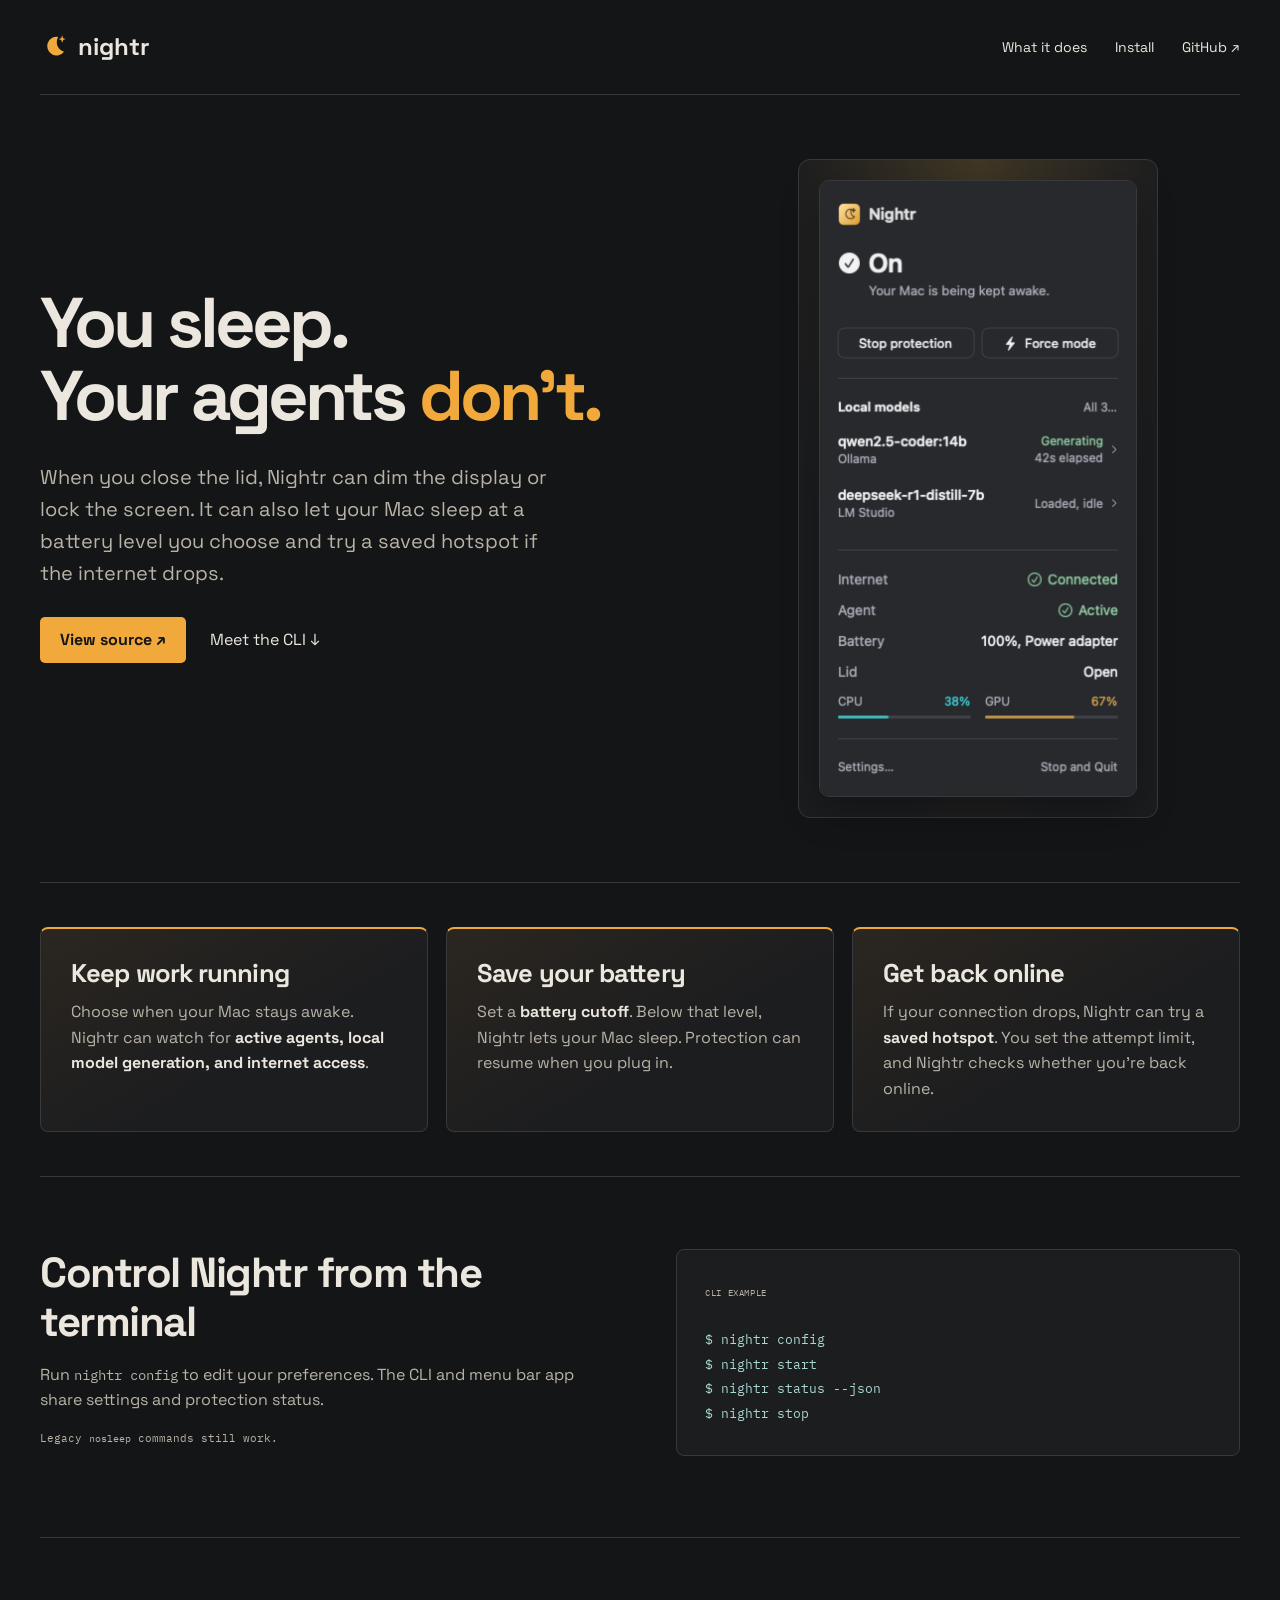
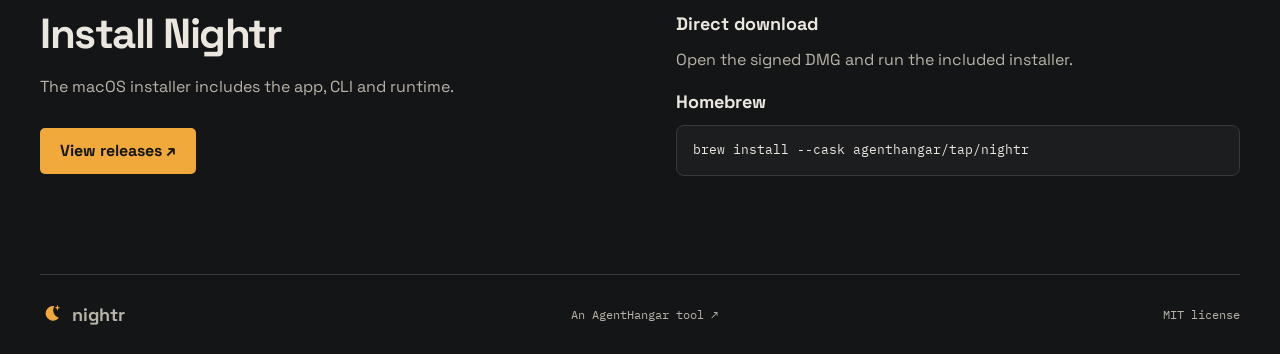
<file: site/index.html>
<!doctype html>
<html lang="en"><head>
<meta charset="utf-8"><meta name="viewport" content="width=device-width, initial-scale=1">
<title>Nightr | You sleep. Your agents don't.</title>
<meta name="description" content="A macOS menu bar app and standalone CLI for keeping your Mac awake during coding-agent work. Open source, with battery and connectivity controls.">
<meta name="theme-color" content="#141516"><link rel="canonical" href="https://nightr.ai/">
<meta property="og:title" content="Nightr | You sleep. Your agents don't."><meta property="og:description" content="Keep your Mac awake for coding-agent work. App + standalone CLI. Open source."><meta property="og:type" content="website"><meta property="og:url" content="https://nightr.ai/">
<link rel="icon" type="image/svg+xml" href="assets/moon-spark.svg">
<link rel="preconnect" href="https://fonts.googleapis.com"><link rel="preconnect" href="https://fonts.gstatic.com" crossorigin>
<link rel="stylesheet" href="https://fonts.googleapis.com/css2?family=Space+Grotesk:wght@400;500;700&family=IBM+Plex+Mono:wght@400;500&display=swap">
<link rel="stylesheet" href="styles.css"></head><body>
<a class="skip" href="#main">Skip to content</a>
<header class="wrap nav"><a class="brand" href="./"><img src="assets/moon-spark.svg" width="28" height="28" alt=""><span>nightr</span></a><nav aria-label="Primary"><a href="#features">What it does</a><a href="#install">Install</a><a href="https://github.com/agenthangar/nightr">GitHub ↗</a></nav></header>
<main id="main"><section class="wrap hero"><div>
<h1>You sleep.<br>Your agents <em>don’t.</em></h1>
<p class="lede">When you close the lid, Nightr can dim the display or lock the screen. It can also let your Mac sleep at a battery level you choose and try a saved hotspot if the internet drops.</p>
<div class="actions"><a class="button" href="https://github.com/agenthangar/nightr">View source ↗</a><a href="#cli">Meet the CLI ↓</a></div>
</div>
<figure class="app-visual">
  <img src="assets/screenshots/popover-on-dark.png" width="636" height="1238"
       alt="Nightr menu bar pane showing active protection, local models, and CPU and GPU activity">
</figure>
</section>
<section class="wrap section features" id="features" aria-label="What Nightr does">
  <article>
    <h2>Keep work running</h2>
    <p>Choose when your Mac stays awake. Nightr can watch for <strong>active agents, local model generation, and internet access</strong>.</p>
  </article>
  <article>
    <h2>Save your battery</h2>
    <p>Set a <strong>battery cutoff</strong>. Below that level, Nightr lets your Mac sleep. Protection can resume when you plug in.</p>
  </article>
  <article>
    <h2>Get back online</h2>
    <p>If your connection drops, Nightr can try a <strong>saved hotspot</strong>. You set the attempt limit, and Nightr checks whether you’re back online.</p>
  </article>
</section>
<section class="wrap section cli" id="cli"><div><h2>Control Nightr from the terminal</h2><p>Run <code>nightr config</code> to edit your preferences. The CLI and menu bar app share settings and protection status.</p><p class="meta">Legacy <code>nosleep</code> commands still work.</p></div><div class="terminal"><span class="terminal-label">CLI EXAMPLE</span><pre><code><span>$ nightr config</span>
<span>$ nightr start</span>
<span>$ nightr status --json</span>
<span>$ nightr stop</span></code></pre></div></section>
<section class="wrap section install" id="install">
  <div>
    <h2>Install Nightr</h2>
    <p>The macOS installer includes the app, CLI and runtime.</p>
    <div class="actions"><a class="button" href="https://github.com/agenthangar/nightr/releases">View releases ↗</a></div>
  </div>
  <div class="install-methods">
    <h3>Direct download</h3>
    <p>Open the signed DMG and run the included installer.</p>
    <h3>Homebrew</h3>
    <pre><code>brew install --cask agenthangar/tap/nightr</code></pre>
  </div>
</section>
</main>
<footer class="wrap footer"><a class="brand" href="./"><img src="assets/moon-spark.svg" width="28" height="28" alt=""><span>nightr</span></a><a href="https://agenthangar.ai/">An AgentHangar tool ↗</a><span>MIT license</span></footer>
</body></html>
</file>
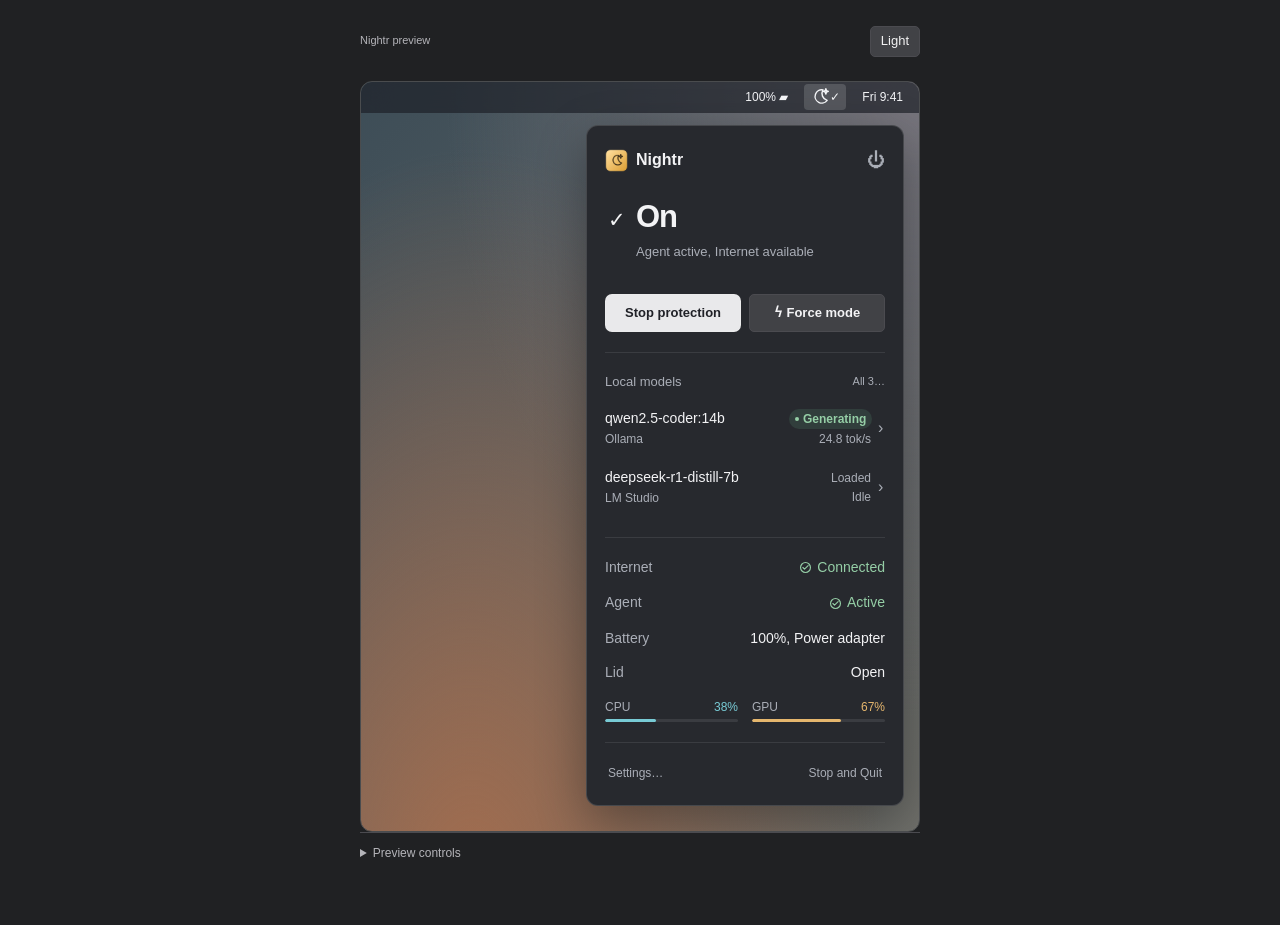
<file: design-preview/activity.html>
<!doctype html>
<html lang="en">
<head>
<meta charset="utf-8"><meta name="viewport" content="width=device-width,initial-scale=1"><meta name="color-scheme" content="light dark">
<title>Nightr, activity preview</title>
<style>
:root {
  color-scheme: dark;
  --bg: #202123;
  --native: #303133;
  --ink: #f1f1f2;
  --muted: #b4b4b9;
  --line: #4b4b50;
  --button: #414246;
  --accent: #e5b66d;
  --good: #95cea6;
  --activity-fill: #6bc18c24;
  --cpu: #78cbd5;
  --detail-wash: #e5b66d18;
  --mono: ui-monospace, SFMono-Regular, Consolas, monospace;
}
body.light {
  color-scheme: light;
  --bg: #eeeff1;
  --native: #fafafa;
  --ink: #242426;
  --muted: #64646c;
  --line: #d3d3d8;
  --button: #ffffff;
  --accent: #8c5d19;
  --good: #287442;
  --activity-fill: #28744214;
  --cpu: #086869;
  --detail-wash: #f2a93b1a;
}
* { box-sizing: border-box; }
body { margin: 0; color: var(--ink); background: var(--bg); font: 13px/1.45 -apple-system, BlinkMacSystemFont, "Segoe UI", sans-serif; }
main { max-width: 720px; margin: auto; padding: 26px 20px 50px; }
h1, h2, p { margin: 0; }
h2 { font-size: 15px; font-weight: 600; }
p { color: var(--muted); }
button, select { font: inherit; color: inherit; border: 1px solid var(--line); border-radius: 5px; background: var(--button); padding: 5px 10px; }
button { cursor: pointer; }
button:hover { filter: brightness(1.08); }
button:focus-visible, select:focus-visible, input:focus-visible, summary:focus-visible, pre:focus-visible { outline: 2px solid var(--accent); outline-offset: 3px; }
input { accent-color: var(--accent); }
button.primary { font-weight: 600; }
.top, .row { display: flex; align-items: center; justify-content: space-between; gap: 12px; }
.top, .layout { max-width: 560px; margin-inline: auto; }
.top { margin-bottom: 24px; }
.preview-label, .small { font-size: 11px; font-weight: 400; color: var(--muted); }
.stage { overflow: hidden; position: relative; border: 1px solid #4a4c4e; border-radius: 12px; min-height: 630px; padding-bottom: 25px; background: radial-gradient(ellipse at 20% 110%, #a46d4e 0, transparent 65%), radial-gradient(ellipse at 100% 0%, #77757d 0, transparent 60%), linear-gradient(135deg, #3d4d57, #6f6f6a); }
.light .stage { background: radial-gradient(ellipse at 20% 100%, #e5b695 0, transparent 60%), linear-gradient(135deg, #9eb5c2, #d8c3af); }
.menubar { display: flex; justify-content: flex-end; align-items: center; gap: 16px; height: 31px; padding: 0 16px; background: #1c2027ad; color: #f5f6f8; font-size: 12px; backdrop-filter: blur(16px); }
.light .menubar { background: #f7f7f7a6; color: #26282a; }
#menu-icon { display: flex; align-items: center; border: 0; background: #ffffff27; padding: 3px 6px; border-radius: 4px; }
.popover { --native-ink: #f3f3f5; --native-muted: #aaaeb7; --native-line: #ffffff17; width: 318px; max-width: calc(100% - 30px); margin: 12px 15px 0 auto; padding: 22px 18px; background: #27292e; color: var(--native-ink); border: 1px solid #ffffff25; border-radius: 12px; box-shadow: 0 16px 50px #0005; backdrop-filter: blur(30px); font: 13px/1.4 -apple-system, BlinkMacSystemFont, sans-serif; }
.light .popover { --native-ink: #202228; --native-muted: #51565f; --native-line: #00000016; background: #f6f5f2; }
[hidden] { display: none !important; }
.native-brand { display: flex; align-items: center; gap: 8px; font-size: 16px; font-weight: 600; }
.native-power { color: var(--native-muted); font-size: 18px; }
.status-title { font-size: 31px; font-weight: 550; letter-spacing: -1px; margin-top: 22px; }
.state-symbol { font-size: 20px; margin-right: 8px; }
.desc { font-size: 12px; margin: 5px 0 14px; color: var(--native-muted); overflow-wrap: anywhere; }
.desc[data-checking="true"] { color: var(--accent); }
.native-primary { width: 100%; background: #e9e9eb; color: #202127; border-color: #fff1; font-weight: 600; padding: 9px; border-radius: 7px; }
.native-primary.start { background: #f2ad48; color: #281c0d; }
.local-models { margin-top: 20px; padding-block: 20px; border-block: 1px solid var(--native-line); }
.models-heading { display: flex; justify-content: space-between; align-items: center; gap: 8px; margin-bottom: 8px; }
.models-caption { color: var(--native-muted); font-size: 11px; }
.all-models { font-size: 11px; padding: 0; border: 0; background: none; color: var(--native-muted); }
.model-list { max-height: 280px; overflow: auto; overscroll-behavior: contain; scrollbar-width: thin; }
.model-row { display: grid; grid-template-columns: minmax(0, 1fr) auto 7px; align-items: center; gap: 7px; width: 100%; border: 0; border-radius: 3px; background: transparent; padding: 10px 0; text-align: left; }
.model-row:hover { background: #80808015; }
.model-row:focus-visible { outline-offset: -2px; }
.model-copy { min-width: 0; }
.model-name { display: -webkit-box; -webkit-box-orient: vertical; -webkit-line-clamp: 2; overflow: hidden; overflow-wrap: anywhere; font-size: 12px; font-weight: 500; line-height: 1.4; }
.runtime-name { display: block; font-size: 11px; color: var(--native-muted); margin-top: 2px; }
.model-state { text-align: right; color: var(--native-muted); font-size: 10px; line-height: 1.5; max-width: 82px; }
.activity-badge[data-generating="true"] { display: inline-flex; align-items: center; gap: 4px; padding: 1px 6px; border-radius: 10px; background: var(--activity-fill); color: var(--good); font-weight: 600; white-space: nowrap; }
.activity-badge[data-generating="true"]::before { content: ''; width: 4px; height: 4px; border-radius: 50%; background: currentColor; }
.model-state > small { display: block; margin-top: 1px; font-size: inherit; }
.model-arrow { color: var(--native-muted); font-size: 16px; }
.no-models { padding: 5px 0; font-size: 12px; color: var(--native-muted); }
.native-status { display: grid; gap: 14px; margin-top: 20px; }
.native-status .item { display: flex; align-items: flex-start; justify-content: space-between; gap: 12px; font-size: 12px; }
.native-status .item > span:first-child { color: var(--native-muted); }
.native-status .item > span:last-child { text-align: right; }
.hardware-meters { display: grid; grid-template-columns: repeat(2, minmax(0, 1fr)); gap: 14px; margin-top: 2px; }
.hardware-meter { --meter-color: var(--cpu); display: grid; grid-template-columns: auto 1fr; align-items: baseline; gap: 4px 8px; color: var(--native-muted); font-size: 12px; }
.hardware-meter[data-metric="gpu"] { --meter-color: var(--accent); }
.hardware-value { text-align: right; color: var(--meter-color); font-variant-numeric: tabular-nums; }
.hardware-value[data-available="false"] { color: var(--native-muted); }
.hardware-track { grid-column: 1 / -1; height: 3px; border-radius: 3px; background: var(--native-line); overflow: hidden; }
.hardware-track::before { content: ''; display: block; width: var(--percent); height: 100%; border-radius: inherit; background: var(--meter-color); }
.native-separator { border-top: 1px solid var(--native-line); margin: 20px 0; }
.native-footer { display: flex; justify-content: space-between; gap: 8px; }
.native-footer button { font: 11px -apple-system, sans-serif; background: transparent; border: 0; color: var(--native-muted); padding: 3px; }
.preview-controls { max-width: 560px; margin: auto; border-top: 1px solid var(--line); }
.preview-controls > summary { cursor: pointer; padding: 12px 0; color: var(--muted); font-size: 12px; }
.card { padding: 14px 0 20px; }
.hint { margin: 8px 0; font-size: 12px; }
.control-row { display: flex; align-items: center; flex-wrap: wrap; gap: 10px; margin: 12px 0; }
.control-row label { flex: 1; min-width: 120px; font-size: 12px; }
.control-row select { max-width: 100%; font-size: 12px; }
.runtime-controls { display: grid; grid-template-columns: 1fr 1fr; gap: 8px; font-size: 12px; }
.runtime-controls label { display: flex; align-items: center; gap: 5px; }
.buttons, .cli-tabs { display: flex; gap: 7px; flex-wrap: wrap; }
.buttons button, .cli-tabs button { font-size: 12px; }
.rule { border-top: 1px solid var(--line); margin: 12px 0; }
.cli-tabs { margin: 12px 0; }
.cli-tabs [aria-pressed="true"] { border-color: var(--accent); }
pre { margin: 0; font: 11px/1.6 var(--mono); white-space: pre-wrap; overflow-wrap: anywhere; max-height: 340px; overflow: auto; }
.notice { color: var(--accent); font-size: 12px; margin-top: 12px; min-height: 18px; }
a { color: var(--accent); }
dialog { width: 480px; max-width: calc(100vw - 24px); max-height: calc(100vh - 30px); overflow: auto; background: var(--native); color: var(--ink); border: 1px solid var(--line); border-radius: 8px; padding: 20px; box-shadow: 0 12px 35px #0003; }
dialog::backdrop { background: #0005; }
dialog h2 { margin-bottom: 12px; }
dialog input { margin-top: 3px; }
dialog label { display: flex; align-items: flex-start; gap: 7px; }
dialog .actions { display: flex; justify-content: flex-end; gap: 9px; margin-top: 20px; }
.settings-fieldset { border: 0; padding: 0; margin: 16px 0 0; }
.settings-fieldset legend { font-size: 13px; }
.settings-fieldset label, dialog .condition { margin: 8px 0; font-size: 13px; }
#automatic-conditions { margin-left: 22px; }
#both-helper { margin: 4px 0 10px; }
.setting-error { color: var(--accent); font-size: 12px; min-height: 18px; }
.settings-note { font-size: 11px; color: var(--muted); }
.model-info-header { display: flex; align-items: center; justify-content: space-between; gap: 14px; margin: -20px -20px 10px; padding: 18px 20px 14px; background: linear-gradient(110deg, var(--detail-wash), transparent 75%); border-bottom: 1px solid var(--line); }
#model-info-name { margin-bottom: 4px; font-size: 16px; overflow-wrap: anywhere; }
#model-info-runtime { color: var(--accent); font-size: 12px; }
#model-info-activity { flex-shrink: 0; font-size: 11px; }
.model-details { margin: 0; font-size: 12px; }
.model-details div { display: grid; grid-template-columns: minmax(85px, 30%) minmax(0, 1fr); gap: 10px; padding: 5px 0; }
.model-details dt { color: var(--muted); font-size: 11px; }
.model-details dd { margin: 0; overflow-wrap: anywhere; }
@media (max-width: 380px) {
  main { padding: 18px 12px 35px; }
  .popover { margin-right: 10px; max-width: calc(100% - 20px); padding: 16px; }
  .model-row { gap: 6px; }
  .model-state { max-width: 87px; }
  .model-info-header { display: grid; gap: 8px; justify-content: stretch; }
  #model-info-activity { justify-self: start; }
}
.status-good { display:inline-flex; align-items:center; gap:5px; color:var(--good); }
.status-pending { color:var(--accent); }
.settings-frame-dialog { width:470px; height:630px; max-width:calc(100vw - 20px); max-height:calc(100vh - 24px); padding:0; overflow:hidden; background:var(--native); }
#settings-frame { width:100%; height:100%; border:0; display:block; }
.pane-actions {display:flex; align-items:center; justify-content:space-between; gap:8px}
.pane-actions button {width:auto; font-weight:600;}
.models-caption,.desc {font-size:13px}
.model-name,.native-status .item {font-size:14px}
.runtime-name,.activity-badge,.model-state small,.native-footer button,.hardware-meter {font-size:12px}
.pane-status-heading { display:grid; grid-template-columns:23px minmax(0,1fr); align-items:baseline; gap:5px 8px; margin:22px 0 14px; }
.pane-status-heading .state-symbol { grid-column:1; text-align:center; font-size:21px; margin:0; }
.pane-status-heading .status-title,.pane-status-heading p { grid-column:2; margin:0; }
.pane-status-heading p { min-height:2lh; }
.pane-actions { display:grid; grid-template-columns:repeat(2,minmax(0,1fr)); gap:8px; align-items:stretch; }
</style>
</head>
<body>
<main><div class="top"><h1 class="preview-label">Nightr preview</h1><button id="theme" aria-label="Switch to light appearance">Light</button></div>
<div class="layout"><section class="stage" aria-label="Native menu bar simulation"><div class="menubar"><span>100% ▰</span><button id="menu-icon" aria-label="Toggle Nightr menu" aria-expanded="true" aria-controls="popover"></button><span>Fri 9:41</span></div><div class="popover" id="popover"></div></section>
<details class="preview-controls"><summary>Preview controls</summary><section class="card"><h2>Review workbench</h2><p class="hint">Synthetic observations only. No system commands, network, storage or model content. Metrics and idle terminals never establish activity on their own.</p>
<div class="control-row"><label for="scenario">Runtime observation</label><select id="scenario"><option value="checking">Starting, checking activity</option><option value="mixed">Multiple runtimes</option><option value="offline">Generating offline</option><option value="idle">Loaded, idle</option><option value="terminal">Idle background terminals</option><option value="mlx">MLX, inference unknown</option><option value="stale">Stale / expired lease</option></select></div>
<div class="runtime-controls" id="runtime-controls"></div>
<div class="control-row"><label><input type="checkbox" id="heartbeat" checked> Renew metadata heartbeat</label><span class="small">Every 5s, 15s lease</span></div>
<div class="buttons"><button data-event="tick">Advance 5s</button><button data-event="expire">Advance 16s</button><button data-event="gpu">GPU unsupported</button><button data-event="long">Long model name</button></div>
<div class="rule"></div><div class="buttons"><button data-event="stop">Stop</button><button data-event="battery">Low battery</button><button data-event="power">Restore safe power</button><button data-event="sleep">System sleep</button><button data-event="wake">Normal wake</button><button data-event="inactive">Inactivity pause</button><button data-event="reset">Reset sample</button></div>
<div class="rule"></div>
<div class="control-row"><label for="update-fixture">Update check result</label><select id="update-fixture"><option value="available">Update available</option><option value="current">Up to date</option><option value="offline">Offline</option><option value="unpublished">No published release</option><option value="unverified">Verification failed</option></select></div>
<div class="buttons"><button id="background-update">Run background update check</button></div>
<p class="hint">Start is explicit. Normal wake can resume enabled protection; metadata arriving after an inactivity pause cannot resume it. Stop, sleep and battery cutoff always take priority.</p><div id="notice" class="notice" role="status" aria-live="polite"></div></section>
<section class="card"><div class="row"><h2 style="margin:0">Same state, CLI view</h2><span class="small">Read-only simulation</span></div><div class="cli-tabs"><button id="plain" aria-pressed="true">Plain</button><button id="json" aria-pressed="false">JSON</button></div><pre id="cli" tabindex="0" aria-label="Synthetic CLI status"></pre></section>
<p class="hint">Local inference protection is off by default. Open <b>Protection settings…</b>, stage the opt-in, then Save. No endpoint is queried; four runtime capability examples and all metrics are fabricated. <a href="index.html">Full existing design preview</a></p></details></div></main>
<dialog id="model-info" aria-labelledby="model-info-name">
  <header class="model-info-header">
    <div><h2 id="model-info-name" tabindex="-1" autofocus></h2><p id="model-info-runtime"></p></div>
    <p id="model-info-activity" class="activity-badge"></p>
  </header>
  <dl id="model-info-values" class="model-details"></dl>
  <div class="actions"><button id="model-info-close">Done</button></div>
</dialog>
<dialog id="settings" class="settings-frame-dialog" aria-label="Nightr sample Settings"><iframe id="settings-frame" title="Nightr Settings sample"></iframe></dialog>
<script>
'use strict';
const $=id=>document.getElementById(id);
const esc=value=>String(value).replace(/[&<>"']/g,c=>({'&':'&amp;','<':'&lt;','>':'&gt;','"':'&quot;',"'":'&#39;'}[c]));
const glyph='<svg aria-hidden="true" width="20" height="20" viewBox="0 0 24 24" fill="none" stroke="currentColor" stroke-width="1.7" stroke-linecap="round" stroke-linejoin="round"><path d="M15.6 3.4a8 8 0 1 0 5 12.6A8.5 8.5 0 0 1 15.6 3.4Z"/><path d="m19 2 .8 2.4L22 5.2l-2.2.8L19 8.4l-.8-2.4-2.2-.8 2.2-.8Z"/></svg>';
let fullDefaults=null;
const runtimeNames=['Ollama','LM Studio','llama.cpp','MLX'];
function initial(){return {now:0,enabled:true,force:false,priorEnabled:true,asleep:false,safe:true,waitWake:false,settings:fullDefaults?{...fullDefaults}:null,internet:true,agent:true,gpu:true,scenario:'mixed',checkingUntil:null,heartbeat:true,selected:[...runtimeNames],lastBeat:0,long:false,showAll:false,open:true,json:false};}
let S=initial();
function runtimes(s){const idle=['idle','terminal','checking'].includes(s.scenario),unknown=s.scenario==='mlx';return [
{name:'Ollama',version:'0.6.2',model:s.long?'sample/<model & "quoted">-'+('very-long-model-name-'.repeat(12)):'qwen2.5-coder:14b',loaded:true,inference:s.scenario==='checking'?'unknown':idle?'idle':'generating',context:32768,memory:'9.6 GB',expiry:'5m after last use',elapsed:idle?null:42,tps:idle?null:24.8,source:'Runtime inventory + synthetic integration heartbeat'},
{name:'LM Studio',version:'0.3.12',model:'deepseek-r1-distill-7b',loaded:true,inference:s.scenario==='checking'?'unknown':idle?'idle':'generating',context:8192,memory:'4.8 GB',expiry:null,elapsed:idle?null:18,tps:idle?null:35.2,source:'Runtime loaded-model API + synthetic integration heartbeat'},
{name:'llama.cpp',version:'b4890',model:'gemma-3-12b-Q4_K_M.gguf',loaded:true,inference:'unknown',context:16384,memory:null,expiry:null,elapsed:null,tps:null,source:'Server metadata; inference hook unavailable'},
{name:'MLX',version:'0.22.0',model:'mlx-community/sample-8b-4bit',loaded:null,inventoryOnly:true,inference:'unknown',context:null,memory:null,expiry:null,elapsed:null,tps:null,source:'Discoverable model inventory only; loaded-state hook unavailable'}
].filter(r=>s.selected.includes(r.name)&&(!unknown||r.name==='MLX')).map(r=>s.scenario==='mixed'&&r.name==='LM Studio'?{...r,inference:'idle',elapsed:null,tps:null}:r);}
function configuredRule(settings){const selected=settings.checks.split(',').filter(Boolean);if(settings.forever)return 'Until I stop';if(settings.localInference&&selected.length===0&&settings.require!=='none')return 'Automatically: local model activity';const policy=settings.require==='all'?selected.map(key=>key==='agent'?'agent active':'internet available').join(' and '):settings.require==='none'?'no passing checks required':settings.require+' passing checks required';return 'Automatically: '+(policy||'no checks selected')+(settings.localInference?', or local inference':'');}
function agentStatus(s){return s.scenario==='checking'?(s.now<s.checkingUntil?'Checking…':'Unknown'):s.agent?'Active':'No activity observed';}
function snapshot(s) {
  const ageSeconds = s.now - s.lastBeat;
  const fresh = ageSeconds < 15;
  const models = runtimes(s).map(model => fresh ? { ...model, fresh, sampleAgeSeconds: ageSeconds } : {
    ...model, fresh, sampleAgeSeconds: ageSeconds, inference: 'unknown', loaded: null, elapsed: null, tps: null,
    lastObserved: { loaded: model.loaded, elapsed: model.elapsed, tps: model.tps }
  });
  const cfg = s.settings;
  const agent = agentStatus(s);
  const checks = [
    { required: cfg.checks.split(',').includes('agent'), passed: s.agent, success: 'Agent active', failure: agent === 'Unknown' ? 'Agent activity unknown' : 'No agent activity observed' },
    { required: cfg.checks.split(',').includes('internet'), passed: s.internet, success: 'Internet available', failure: 'Internet unavailable' }
  ].filter(check => check.required);
  const failures = checks.filter(check => !check.passed).map(check => check.failure);
  const required=cfg.require==='all'?checks.length:cfg.require==='none'?0:Number(cfg.require);
  const inferenceOnly=cfg.localInference&&checks.length===0&&cfg.require!=='none';
  const normal=!inferenceOnly&&(checks.length===0||checks.filter(check=>check.passed).length>=required);
  const batterySafe=!cfg.batteryProtection||s.safe||12>=cfg.batteryCutoff;
  let hold = false;
  let reason = inferenceOnly ? 'Waiting for local model activity.' : failures.join(', ') || 'No conditions required';
  if (!s.enabled) {
    reason = 'Explicitly stopped';
  } else if (s.asleep) {
    reason = 'System asleep';
  } else if (!batterySafe) {
    reason = 'Battery cutoff, plug in or recharge';
  } else if (s.force) {
    hold=true;reason='Automatic checks are paused.';
  } else if (s.waitWake && !cfg.forever && !inferenceOnly) {
    reason = 'Inactivity, waiting for wake or Start';
  } else if (cfg.forever) {
    hold = true;
    reason = 'Until I stop';
  } else if (cfg.localInference && models.some(model => model.inference === 'generating')) {
    hold = true;
    reason = s.internet ? 'Local model is generating' : 'Local model is generating offline';
  } else if (normal) {
    hold = true;
    reason = cfg.require==='none'?'Custom policy: no passing checks required':checks.filter(check=>check.passed).map(check => check.success).join(', ');
  } else if (agent === 'Checking…' && cfg.checks.split(',').includes('agent')) {
    hold = true;
    reason = 'Checking agent activity…';
  }
  const lowActivity = ['idle', 'terminal', 'checking'].includes(s.scenario);
  const status = !s.enabled ? 'Off' : hold ? (s.force?'Force mode':'On') : 'Paused';
  return {
    synthetic: true, clockSeconds: s.now, status, hold, reason, enabled: s.enabled,
    settings: { ...cfg }, power: {onBattery:!s.safe,batteryPercent:s.safe?100:12,safe:batterySafe}, configuredRule: configuredRule(cfg), localInferenceProtection: cfg.localInference,
    agent:s.force?'Checks paused':agent, internet: s.force?'Checks paused':agent==='Checking…'?'Checking…':s.internet ? 'verified' : 'unavailable',
    cpu: { percent: lowActivity ? 12 : 38, informational: true },
    gpu: { percent: s.gpu ? lowActivity ? 3 : 67 : null, status: s.gpu ? 'available' : 'unsupported', informational: true },
    heartbeat: { renewalSeconds: 5, leaseSeconds: 15, ageSeconds, fresh }, runtimes: models
  };
}
function modelKey(r){return r.name.toLowerCase().replace(/[^a-z0-9]/g,'-');}
function modelStatus(r){if(!r.fresh)return 'Last seen, activity unknown';if(r.loaded===null)return 'Inventory only';if(r.inference==='unknown')return 'Inference unknown';if(r.inference==='idle')return 'Loaded, idle';return 'Generating'+(r.tps!==null?', '+r.tps+' tok/s':r.elapsed!==null?', '+r.elapsed+'s':'');}
function modelHTML(r) {
  const generating = r.inference === 'generating';
  const state = !r.fresh ? 'Last seen' : r.loaded === null ? 'Inventory only' : generating ? 'Generating' : 'Loaded';
  let detail = '';
  if (!r.fresh || (r.loaded === true && r.inference === 'unknown')) {
    detail = 'Activity unknown';
  } else if (r.inference === 'idle') {
    detail = 'Idle';
  } else if (generating) {
    detail = r.tps !== null ? `${r.tps} tok/s` : r.elapsed === null ? '' : `${r.elapsed}s elapsed`;
  }
  const label = [r.model, r.name, state, detail, 'details'].filter(Boolean).join(', ');
  return `<button class="model-row" id="model-${modelKey(r)}" data-model-key="${modelKey(r)}" aria-haspopup="dialog" aria-label="${esc(label)}"><span class="model-copy"><span class="model-name">${esc(r.model)}</span><span class="runtime-name">${esc(r.name)}</span></span><span class="model-state"><span class="activity-badge" data-generating="${generating}">${esc(state)}</span>${detail ? `<small>${esc(detail)}</small>` : ''}</span><span class="model-arrow" aria-hidden="true">›</span></button>`;
}
let modelReturnId = null;
function openModel(key) {
  const r = snapshot(S).runtimes.find(item => modelKey(item) === key);
  if (!r) return;
  modelReturnId = 'model-'+key;
  $('model-info-name').textContent = r.model;
  $('model-info-runtime').textContent = `${r.name} ${r.version}`;
  const generating = r.inference === 'generating';
  const activity = $('model-info-activity');
  activity.textContent = !r.fresh?'Current activity and loaded state unknown':r.loaded===null?'Loaded state unknown':generating?'Generating':r.inference==='idle'?'Loaded, idle':'Loaded, activity unknown';
  activity.dataset.generating = String(generating);
  const fields=[];
  if(r.fresh && r.memory!==null)fields.push([r.name==='Ollama'?'GPU memory':'Memory',r.memory]);
  if(r.fresh && r.context!==null)fields.push(['Context window',r.context.toLocaleString()+' tokens']);
  if(r.fresh && r.inference==='generating' && r.elapsed!==null)fields.push(['Time generating',r.elapsed+' seconds']);
  if(r.fresh && r.inference==='generating' && r.tps!==null)fields.push(['Tokens per second',String(r.tps)]);
  $('model-info-values').innerHTML = fields.map(([name,value])=>`<div><dt>${esc(name)}</dt><dd>${esc(value)}</dd></div>`).join('');
  $('model-info').showModal();
}
function closeModel() { $('model-info').close(); $(modelReturnId)?.focus(); }
$('model-info-close').onclick = closeModel;
$('model-info').addEventListener('cancel',e=>{e.preventDefault();closeModel();});
const circleCheck='<svg aria-hidden="true" width="13" height="13" viewBox="0 0 16 16" fill="none" stroke="currentColor" stroke-width="1.4"><circle cx="8" cy="8" r="6.1"/><path d="m4.8 8 2 2 4.4-4.2" stroke-linecap="round" stroke-linejoin="round"/></svg>';
function statusCheck(label){return '<span class="status-good">'+circleCheck+esc(label)+'</span>';}
function hardwareMeter(label, percent) {
  const available = percent !== null;
  return `<div class="hardware-meter" data-metric="${label.toLowerCase()}">
    <span>${label}</span><span class="hardware-value" data-available="${available}">${available ? `${percent}%` : 'Unavailable'}</span>
    ${available ? `<span class="hardware-track" aria-hidden="true" style="--percent: ${percent}%"></span>` : ''}
  </div>`;
}
function plainStatus(v){return `$ nightr status  # proposed sample\n${v.status}, ${v.reason}\nConfigured: ${v.configuredRule}\nAgent: ${v.agent}, Internet: ${v.internet}\nCPU: ${v.cpu.percent}%, GPU: ${v.gpu.percent===null?'unsupported':v.gpu.percent+'%'} (informational)\n`+v.runtimes.map(r=>`${r.model}\n  ${r.name}, ${modelStatus(r)}\n  Version ${r.version}, context ${r.context??'unknown'}, reported memory ${r.memory??'unknown'}${!r.fresh?'\n  Last observed: '+JSON.stringify(r.lastObserved):''}`).join('\n');}
function render() {
    if(!S.settings){$('popover').innerHTML='<p class="small">Loading sample settings…</p>';return;}
    const focused = document.activeElement;
    const focusId = focused?.id;
    const runtimeFocus = focused?.dataset?.runtime;
    const scroll = document.querySelector('.model-list')?.scrollTop || 0;
    const v = snapshot(S);
    const ordered = v.runtimes.filter(model=>!model.inventoryOnly).sort((a,b) => (b.inference==='generating')-(a.inference==='generating') || (b.loaded===true)-(a.loaded===true));
    const shown = S.showAll ? ordered : ordered.slice(0,2);
    const noModels = v.runtimes.length?'No loaded models reported':'No runtime data';
    $('menu-icon').innerHTML = v.status==='Force mode'?'ϟ':glyph+(v.hold?'✓':'');
    $('menu-icon').setAttribute('aria-label','Nightr, '+v.status);
    $('menu-icon').setAttribute('aria-expanded',String(S.open));
    $('popover').hidden = !S.open;
    $('popover').innerHTML = `
      <div class="row"><span class="native-brand"><img src="nightr-app-icon.png" width="23" height="23" alt=""> Nightr</span><span class="native-power" title="${S.safe?'Power adapter':'Battery power'}" aria-label="${S.safe?'Power adapter':'Battery power'}">⏻</span></div>
      <div class="pane-status-heading"><span class="state-symbol" aria-hidden="true">${v.status==='Force mode'?'ϟ':v.status==='On'?'✓':v.status==='Off'?'−':'Ⅱ'}</span><div class="status-title">${v.status}</div>
      <p class="desc" data-checking="${v.reason === 'Checking agent activity…'}">${esc(v.reason)}</p></div>
      <div class="pane-actions"><button id="primary" class="native-primary ${S.enabled?'':'start'}">${S.enabled?'Stop protection':'Start protection'}</button><button id="force-mode">${S.force?'End force mode':'ϟ Force mode'}</button></div>
      <section class="local-models" aria-label="Local models"><div class="models-heading"><p class="models-caption">Local models</p>${ordered.length>2?`<button id="all-models" class="all-models" aria-expanded="${S.showAll}" aria-controls="model-list">${S.showAll?'Show less':'All '+ordered.length+'…'}</button>`:''}${shown.length?'':`<span class="no-models">${noModels}</span>`}</div><div id="model-list" class="model-list">${shown.map(modelHTML).join('')}</div></section>
      <div class="native-status">
        <div class="item"><span>Internet</span><span>${v.internet==='verified'?statusCheck('Connected'):v.internet==='unavailable'?'Unavailable':v.internet}</span></div>
        ${v.agent==='Active'&&!S.asleep?`<div class="item" data-agent-row><span>Agent</span><span>${statusCheck('Active')}</span></div>`:''}
        <div class="item"><span>Battery</span><span>${S.safe?'100%, Power adapter':'12%, Battery'}</span></div>
        <div class="item"><span>Lid</span><span>Open</span></div>
        <div class="hardware-meters" role="group" aria-label="System utilization">${hardwareMeter('CPU', v.cpu.percent)}${hardwareMeter('GPU', v.gpu.percent)}</div>
      </div>
      <div class="native-separator"></div><div class="native-footer"><button id="open-settings" aria-label="Nightr Settings" title="${esc(v.configuredRule)}">Settings…</button><button id="stop-quit">Stop and Quit</button></div>`;
    $('all-models')?.addEventListener('click',()=>{S.showAll=!S.showAll;render();$('all-models')?.focus();});
    $('force-mode').onclick=()=>event(S.force?'end-force':'force');
    $('stop-quit').onclick=()=>event('quit');
$('primary').onclick=()=>event(S.enabled?'stop':'start');$('open-settings').onclick=openSettings;document.querySelectorAll('[data-model-key]').forEach(el=>el.onclick=()=>openModel(el.dataset.modelKey));$('scenario').value=S.scenario;$('heartbeat').checked=S.heartbeat;$('runtime-controls').innerHTML=runtimeNames.map(name=>`<label><input type="checkbox" data-runtime="${name}" ${S.selected.includes(name)?'checked':''}> ${name}</label>`).join('');document.querySelectorAll('[data-runtime]').forEach(input=>input.onchange=()=>{S.selected=input.checked?[...S.selected,input.dataset.runtime]:S.selected.filter(n=>n!==input.dataset.runtime);render();});$('plain').setAttribute('aria-pressed',String(!S.json));$('json').setAttribute('aria-pressed',String(S.json));$('cli').textContent=S.json?'$ nightr status --json  # proposed sample\n'+JSON.stringify(v,null,2):plainStatus(v);const pane=document.querySelector('.model-list');if(pane)pane.scrollTop=scroll;const restore=runtimeFocus?document.querySelector('[data-runtime="'+runtimeFocus+'"]'):focusId?$(focusId):null;restore?.focus({preventScroll:true});}
function notice(message){$('notice').textContent=message;}
function advance(seconds){S.now+=seconds;if(S.heartbeat&&!S.asleep&&S.scenario!=='stale')S.lastBeat=Math.floor(S.now/5)*5;}
function event(type){switch(type){case 'force':if(!S.force){S.priorEnabled=S.enabled;S.enabled=true;S.force=true;}break;case 'end-force':if(S.force){S.force=false;S.enabled=S.priorEnabled;}break;case 'stop':S.force=false;S.enabled=false;break;case 'quit':S.force=false;S.enabled=false;S.open=false;break;case 'start':S.enabled=true;S.waitWake=false;if(S.scenario==='checking')S.checkingUntil=S.now+15;break;case 'battery':S.safe=false;break;case 'power':S.safe=true;break;case 'sleep':S.asleep=true;break;case 'wake':S.asleep=false;S.waitWake=false;if(S.heartbeat&&S.scenario!=='stale')S.lastBeat=S.now;break;case 'inactive':S.waitWake=true;S.agent=false;break;case 'tick':advance(5);break;case 'expire':advance(16);break;case 'gpu':S.gpu=!S.gpu;break;case 'long':S.long=!S.long;break;case 'reset':S=initial();break;}render();if(type==='quit')$('menu-icon').focus();notice('Sample event: '+type+'.');}
function scenario(value){S.scenario=value;S.checkingUntil=value==='checking'?S.now+15:null;S.internet=['mixed','terminal','checking'].includes(value);S.agent=value==='mixed';S.heartbeat=value!=='stale';S.lastBeat=value==='stale'?S.now-16:S.now;render();notice('Synthetic observations applied.');}
function openSettings(){if(!S.settings||$('settings').open)return;const v=snapshot(S);$('settings').showModal();$('settings-frame').contentWindow.ActivitySettingsBridge.open(S.settings,document.body.classList.contains('light')?'light':'dark',{enabled:S.enabled,force:S.force,ac:S.safe,battery:S.safe?100:12,asleep:S.asleep,internet:S.internet,hold:v.hold,waitWake:S.waitWake});}
function openLinkedSettings(){if(location.hash==='#settings/general')openSettings();}
function closeSettings(){$('settings').close();render();$('open-settings')?.focus();}
window.ActivityPreviewBridge={
  setForceMode(enabled){event(enabled?'force':'end-force');return {force:S.force,enabled:S.enabled,hold:snapshot(S).hold};},
  ready(defaults){
    fullDefaults={...defaults};
    if(!S.settings)S.settings={...fullDefaults};
    render();
    openLinkedSettings();
  },
  saved(settings,keepOpen){
    S.settings={...settings,localInference:!!settings.localInference};
    if(!keepOpen)closeSettings();
    notice('Saved sample Settings.');
  },
  cancelled(){closeSettings();notice('Sample Settings draft cancelled.');}
};
$('settings').addEventListener('cancel',e=>{e.preventDefault();$('settings-frame').contentWindow.ActivitySettingsBridge.cancel();});
window.addEventListener('hashchange',openLinkedSettings);
$('update-fixture').onchange=e=>$('settings-frame').contentWindow.ActivitySettingsBridge?.updateFixture(e.target.value);
$('background-update').onclick=()=>$('settings-frame').contentWindow.ActivitySettingsBridge?.backgroundUpdate();
$('menu-icon').onclick=()=>{S.open=!S.open;render();if(S.open)$('primary').focus();};
$('theme').onclick=()=>{const light=document.body.classList.toggle('light');$('theme').textContent=light?'Dark':'Light';$('theme').setAttribute('aria-label','Switch to '+(light?'dark':'light')+' appearance');$('settings-frame').contentWindow.ActivitySettingsBridge?.theme(light?'light':'dark');};$('scenario').onchange=e=>scenario(e.target.value);$('heartbeat').onchange=e=>{S.heartbeat=e.target.checked;notice(S.heartbeat?'Renewal enabled.':'Renewal disabled; metadata expires at 15s.');};document.querySelectorAll('[data-event]').forEach(button=>button.onclick=()=>event(button.dataset.event));$('plain').onclick=()=>{S.json=false;render();};$('json').onclick=()=>{S.json=true;render();};
document.addEventListener('pointerdown',e=>{
  if(S.open && !e.target.closest('#popover,#menu-icon,dialog') && !$('settings').open && !$('model-info').open){
    S.open=false; $('popover').hidden=true; $('menu-icon').setAttribute('aria-expanded','false');
  }
});
$('settings-frame').src='index.html?activity-settings=1';
window.ActivityPreview={initial,runtimes,snapshot,advance,event,scenario,get state(){return S;},esc};render();
</script>
</body>
</html>
</file>
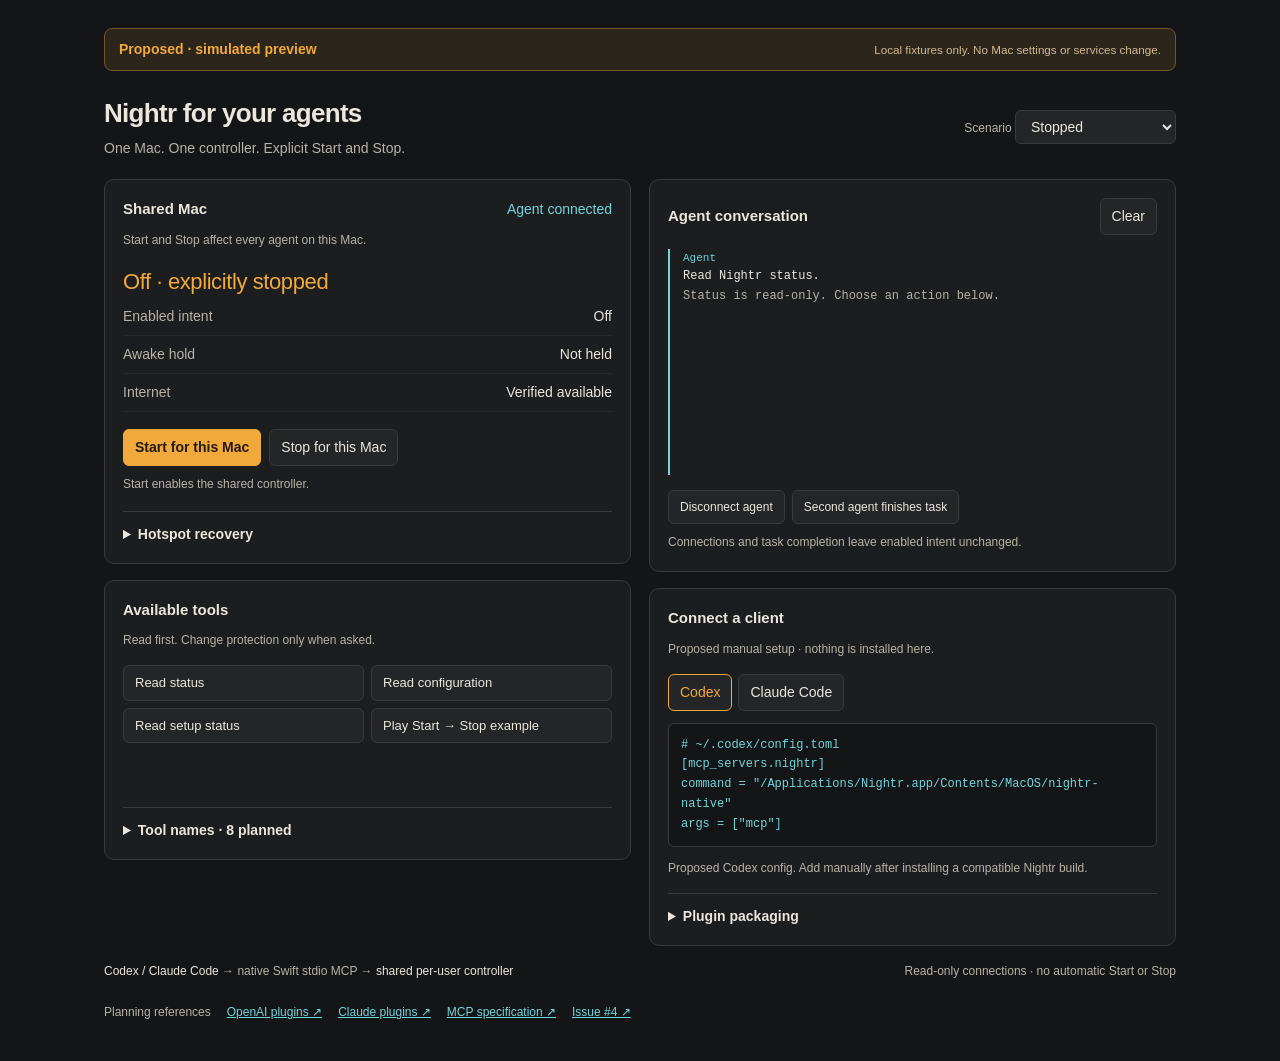
<file: design-preview/mcp.html>
<!doctype html>
<html lang="en">
<head>
<meta charset="utf-8">
<meta name="viewport" content="width=device-width,initial-scale=1">
<meta name="color-scheme" content="dark">
<title>Nightr · MCP planning preview</title>
<style>
:root{--bg:#141516;--panel:#1c1d1f;--line:#383a3b;--ink:#ebe7df;--muted:#b8b3a8;--amber:#f2a93b;--cyan:#73d5db;--green:#a7d69a;--mono:"IBM Plex Mono","SFMono-Regular",Consolas,monospace;--sans:"Space Grotesk",-apple-system,BlinkMacSystemFont,"Segoe UI",sans-serif}
*{box-sizing:border-box}body{margin:0;background:var(--bg);color:var(--ink);font:14px/1.5 var(--sans)}main{max-width:1120px;margin:auto;padding:28px 24px 40px}h1,h2,p{margin:0}h1{font-size:26px;font-weight:550;letter-spacing:-.7px}h2{font-size:15px;font-weight:600}p,small{color:var(--muted)}button,select{font:inherit;color:inherit;background:#242527;border:1px solid var(--line);border-radius:6px;padding:7px 11px}button{cursor:pointer}button:hover:enabled{border-color:var(--muted)}button:disabled{color:#96938b;background:#202123;cursor:not-allowed}button.primary{background:var(--amber);border-color:var(--amber);color:#241b0e;font-weight:650}button:disabled.primary{background:#393229;border-color:#544735;color:#bcb09b}:focus-visible{outline:2px solid var(--cyan);outline-offset:4px}a{color:var(--cyan)}.banner{border:1px solid #73552b;background:#2b251c;color:var(--amber);padding:10px 14px;border-radius:8px;display:flex;gap:16px;align-items:center;justify-content:space-between;margin-bottom:23px}.banner small{color:#d2b991}.top,.row{display:flex;align-items:center;justify-content:space-between;gap:12px;flex-wrap:wrap}.top{margin-bottom:20px}.subtitle{margin-top:5px}.grid{display:grid;grid-template-columns:minmax(0,1fr) minmax(0,1fr);gap:18px}.card{background:var(--panel);border:1px solid var(--line);border-radius:10px;padding:18px;min-width:0}.card+.card{margin-top:16px}.section{margin-bottom:14px}.notice{font-size:12px;margin:10px 0 16px}.values{margin:0 0 17px}.values div{display:flex;justify-content:space-between;gap:16px;border-bottom:1px solid #ffffff0c;padding:8px 0}.values dt{color:var(--muted)}.values dd{margin:0;text-align:right}.actions{display:flex;flex-wrap:wrap;gap:8px}.state{font-size:22px;letter-spacing:-.4px}.amber{color:var(--amber)}.cyan{color:var(--cyan)}.green{color:var(--green)}.hint{min-height:20px;font-size:12px;margin-top:9px}.rail{border-left:2px solid var(--cyan);padding:0 0 0 13px;min-height:226px;font:12px/1.65 var(--mono);overflow-wrap:anywhere}.turn{margin-bottom:13px}.who{color:var(--cyan);font-size:11px}.turn p{color:var(--ink)}.turn .reply{color:var(--muted)}.toolbar{display:flex;gap:7px;flex-wrap:wrap;margin-top:15px}.toolbar button{font-size:12px}.tools{display:grid;grid-template-columns:1fr 1fr;gap:7px}.tools button{text-align:left;font-size:13px}.toolnames{margin-top:12px;color:var(--muted);font:11px/1.8 var(--mono);overflow-wrap:anywhere}details{border-top:1px solid var(--line);margin-top:16px;padding-top:12px}summary{cursor:pointer;color:var(--ink);font-weight:550}pre{white-space:pre-wrap;overflow-wrap:anywhere;background:#141516;border:1px solid var(--line);padding:12px;border-radius:6px;color:var(--cyan);font:12px/1.65 var(--mono);margin:12px 0}.tabs{display:flex;gap:6px;margin-top:14px}.tabs button[aria-pressed=true]{border-color:var(--amber);color:var(--amber)}.setup-note{font-size:12px;margin-top:12px}.architecture{margin-top:16px;display:flex;align-items:center;justify-content:space-between;gap:12px;flex-wrap:wrap;color:var(--muted);font-size:12px}.architecture strong{color:var(--ink);font-weight:500}footer{display:flex;gap:16px;flex-wrap:wrap;margin-top:23px;font-size:12px;color:var(--muted)}.sr{position:absolute;width:1px;height:1px;overflow:hidden;clip-path:inset(50%)}#result{font-size:12px;min-height:36px;margin-top:12px}select{max-width:100%}label{font-size:12px;color:var(--muted)}
@media(max-width:760px){main{padding:16px}.grid{grid-template-columns:1fr}.banner{align-items:flex-start;flex-direction:column;gap:3px}.top{align-items:flex-start}.rail{min-height:0}}
</style>
</head>
<body>
<main>
 <aside class="banner"><strong>Proposed · simulated preview</strong><small>Local fixtures only. No Mac settings or services change.</small></aside>
 <header class="top"><div><h1>Nightr for your agents</h1><p class="subtitle">One Mac. One controller. Explicit Start and Stop.</p></div><div><label for="scenario">Scenario </label><select id="scenario">
 <option value="stopped">Stopped</option><option value="active">Active</option><option value="absent">Controller absent</option><option value="battery">Battery pause</option><option value="setup">Missing setup</option><option value="conflict">Conflicting run</option><option value="exhausted">Hotspot exhausted</option><option value="uncertain">Uncertain reply</option>
 </select></div></header>
 <div class="grid">
  <section>
   <article class="card">
    <div class="row"><h2>Shared Mac</h2><span id="connection" class="cyan">Agent connected</span></div>
    <p class="notice">Start and Stop affect every agent on this Mac.</p>
    <div id="state" class="state amber" aria-live="polite"></div>
    <dl class="values" id="values"></dl>
    <div class="actions"><button id="start" class="primary" data-action="start">Start for this Mac</button><button id="stop" data-action="stop">Stop for this Mac</button></div>
    <p id="reason" class="hint"></p>
    <details><summary>Hotspot recovery</summary><p id="budget" class="notice"></p><div class="actions"><button id="retry" data-action="retry">Retry now</button><button id="again" data-action="again">Try again</button><button id="skip" data-action="skip">Skip fallback</button></div><p id="recoveryReason" class="hint"></p><button id="verify" data-action="verify">Simulate verified internet</button></details>
   </article>
   <article class="card">
    <h2>Available tools</h2><p class="notice">Read first. Change protection only when asked.</p>
    <div class="tools"><button data-action="status">Read status</button><button data-action="config">Read configuration</button><button data-action="setupStatus">Read setup status</button><button data-action="conversation">Play Start → Stop example</button></div>
    <p id="result" role="status"></p>
    <details><summary>Tool names · 8 planned</summary><div class="toolnames">nightr_status<br>nightr_config<br>nightr_setup_status<br>nightr_start<br>nightr_stop<br>nightr_hotspot_retry_now<br>nightr_hotspot_try_again<br>nightr_hotspot_skip</div></details>
   </article>
  </section>
  <section>
   <article class="card">
    <div class="row section"><h2>Agent conversation</h2><button data-action="clear">Clear</button></div>
    <div class="rail" id="conversation" role="log" aria-label="Synthetic agent conversation" aria-live="polite"></div>
    <div class="toolbar"><button id="connect" data-action="connect">Disconnect agent</button><button data-action="complete">Second agent finishes task</button></div>
    <p class="hint">Connections and task completion leave enabled intent unchanged.</p>
   </article>
   <article class="card">
    <h2>Connect a client</h2><p class="notice">Proposed manual setup · nothing is installed here.</p>
    <div class="tabs" role="group" aria-label="Client configuration"><button id="codex" aria-pressed="true" data-client="codex">Codex</button><button id="claude" aria-pressed="false" data-client="claude">Claude Code</button></div>
    <pre id="snippet" aria-label="Client configuration snippet"></pre>
    <p id="clientNote" class="setup-note"></p>
    <details><summary>Plugin packaging</summary><p class="setup-note">A portable OpenAI plugin and a Claude-compatible wrapper share the same Nightr skill and native MCP server. The skill asks before global changes and reads status after each action.</p><pre>nightr/
├── plugin.json
├── mcp.json
├── .claude-plugin/plugin.json
├── .mcp.json
└── skills/nightr/SKILL.md

server: nightr-native
transport: stdio · argument: mcp</pre><p class="setup-note">Planned layouts, not downloadable packages. No config writes, passwords, network selection or helper installation tools.</p></details>
   </article>
  </section>
 </div>
 <div class="architecture"><span><strong>Codex / Claude Code</strong> → native Swift stdio MCP → <strong>shared per-user controller</strong></span><span>Read-only connections · no automatic Start or Stop</span></div>
 <footer><span>Planning references</span><a href="https://developers.openai.com/plugins/build/plugins" target="_blank" rel="noopener">OpenAI plugins ↗</a><a href="https://code.claude.com/docs/en/plugins/create" target="_blank" rel="noopener">Claude plugins ↗</a><a href="https://modelcontextprotocol.io/specification/2026-07-28" target="_blank" rel="noopener">MCP specification ↗</a><a href="https://github.com/agenthangar/nightr/issues/4" target="_blank" rel="noopener">Issue #4 ↗</a></footer>
</main>
<script>
'use strict';
// Deliberately self-contained: in-memory fixtures only.
const fixtures = {
 stopped:{enabled:false,hold:false,internet:'Verified available',used:0,outage:false},
 active:{enabled:true,hold:true,internet:'Not verified · checking',used:1,outage:true},
 absent:{enabled:null,hold:null,internet:'Unknown',used:0,outage:false,controllerAbsent:true},
 battery:{enabled:true,hold:false,internet:'Checks paused',used:1,outage:true,block:'Battery below 20% · plug in or recharge.'},
 setup:{enabled:false,hold:false,internet:'Checks paused',used:0,outage:false,block:'Setup incomplete · use Nightr setup manually.'},
 conflict:{enabled:true,hold:false,internet:'Unknown',used:1,outage:true,block:'Another run has incompatible settings.'},
 exhausted:{enabled:true,hold:true,internet:'Not verified · checking',used:3,outage:true},
 uncertain:{enabled:true,hold:false,internet:'Unknown',used:0,outage:false,uncertain:true}
};
let s, turns=[], client='codex';
const $ = id => document.getElementById(id);
function reset(name='stopped') { s={...fixtures[name],scenario:name,connected:true,limit:3,cycle:1,skipped:false}; $('scenario').value=name; turns=[]; add('Agent','Read Nightr status.', 'Status is read-only. Choose an action below.'); render(); }
function add(who,text,reply) { turns.push({who,text,reply}); if(turns.length>7)turns.shift(); }
function allowed(action){
 if(!s.connected)return false;
 if(['status','config','setupStatus'].includes(action))return true;
 if(action==='stop')return true;
 if(action==='start')return !s.enabled&&!s.block&&!s.uncertain;
 const safe=s.enabled&&!s.block&&!s.uncertain&&s.outage&&!s.skipped;
 if(action==='retry')return safe&&s.used<s.limit;
 if(action==='again')return safe&&s.used===s.limit;
 if(action==='skip')return safe;
 if(action==='verify')return s.enabled&&!s.block&&!s.uncertain&&s.outage;
 return false;
}
function observed(){if(s.controllerAbsent)return 'Controller unavailable';if(s.uncertain)return 'Outcome uncertain';if(s.explicitStop)return 'Off · explicitly stopped';if(s.block)return s.scenario==='battery'?'Paused · low battery':s.scenario==='setup'?'Setup needed':'Ownership conflict';return s.enabled?'On · awake hold observed':'Off · explicitly stopped';}
function intent(){return s.uncertain||s.enabled===null?'Unconfirmed':s.enabled?'On':'Off';}
function status(){return `${observed()}. Enabled intent: ${intent().toLowerCase()}. Internet: ${s.internet.toLowerCase()}.`;}
function render(){
 $('connection').textContent=s.connected?'Agent connected':'Agent disconnected';
 $('state').textContent=observed();$('state').className='state '+(s.hold&&!s.uncertain?'green':'amber');
 $('values').replaceChildren();
 const rows=[['Enabled intent',intent()],['Awake hold',s.uncertain||s.hold===null?'Unconfirmed':s.hold?'Observed':'Not held'],['Internet',s.internet]];
 for(const [key,val]of rows){const row=document.createElement('div'),dt=document.createElement('dt'),dd=document.createElement('dd');dt.textContent=key;dd.textContent=val;row.append(dt,dd);$('values').append(row);}
 for(const action of ['start','stop','retry','again','skip','verify'])$(action).disabled=!allowed(action);
 for(const action of ['status','config','setupStatus'])document.querySelector(`[data-action="${action}"]`).disabled=!allowed(action);
 $('reason').textContent=!s.connected?'Reconnect to use tools.':s.uncertain?'Read status before another change.':s.block|| (s.enabled?'Stop releases protection globally.':'Start enables the shared controller.');
 $('budget').textContent=`Cycle ${s.cycle} · ${s.used} of ${s.limit} attempts used${s.skipped?' · fallback skipped':''}.`;
 $('recoveryReason').textContent=s.block?'Recovery paused. Budget retained.':!s.enabled?'Start first. Budget retained.':s.skipped?'Joins cancelled for this outage. Internet checks continue.':!s.outage?'No current outage.':s.used===s.limit?'Exhausted. Try again opens a new bounded cycle.':'Retry now uses one remaining attempt; it does not prove internet.';
 $('connect').textContent=s.connected?'Disconnect agent':'Connect agent';
 $('conversation').replaceChildren();for(const turn of turns){const el=document.createElement('div');el.className='turn';const who=document.createElement('div'),text=document.createElement('p'),reply=document.createElement('p');who.className='who';who.textContent=turn.who;text.textContent=turn.text;reply.className='reply';reply.textContent=turn.reply;el.append(who,text,reply);$('conversation').append(el);}
}
function action(name){
 if(name==='conversation'){reset();action('status');action('start');action('status');action('stop');return;}
 if(name==='clear'){turns=[];render();return;}
 if(name==='connect'){const before=intent().toLowerCase();s.connected=!s.connected;add('Connection',s.connected?'Agent connected.':'Agent disconnected.',`Enabled intent stays ${before}.`);render();return;}
 if(name==='complete'){add('Second agent','Task finished.',`Enabled intent stays ${intent().toLowerCase()}. No Stop requested.`);render();return;}
 if(!allowed(name))return;
 let text='',reply='';
 if(name==='status'){if(s.uncertain){s.uncertain=false;s.hold=true;}text='Read status.';reply=status();}
 if(name==='config'){text='Read configuration.';reply='Automatically · agent active + internet available · battery cutoff 20% · hotspot limit 3. Read-only.';}
 if(name==='setupStatus'){text='Read setup status.';reply=s.scenario==='setup'?'Helper not ready. Complete setup manually in Nightr.':'Helper ready. Nothing launched or changed.';}
 if(name==='start'){const bootstrap=s.controllerAbsent;s.enabled=true;s.hold=true;s.controllerAbsent=false;s.explicitStop=false;text='User: Start Nightr for this Mac.';reply=bootstrap?'Shared controller started explicitly. Observed: enabled; awake hold active.':'Start accepted. Observed: shared controller enabled; awake hold active.';}
 if(name==='stop'){s.enabled=false;s.hold=s.controllerAbsent?null:false;s.uncertain=false;s.explicitStop=true;s.internet='Checks paused';text='User: Stop Nightr for this Mac.';reply=s.controllerAbsent?'Durable Stop saved. Enabled intent is off; controller remains unavailable. Awake hold unconfirmed.':'Stopped globally. Awake hold released; joins and checks cancelled. Intent stays off.';}
 if(name==='retry'){s.used++;text='User: Retry hotspot now.';reply=`Attempt ${s.used} of ${s.limit} consumed. Join did not verify internet. Checks continue.`;}
 if(name==='again'){s.cycle++;s.used=1;text='User: Try hotspot again.';reply=`New bounded cycle ${s.cycle}; attempt 1 of ${s.limit} consumed. Internet still unverified.`;}
 if(name==='skip'){s.skipped=true;text='User: Skip hotspot fallback.';reply='Current fallback cancelled. No more joins this outage; independent internet checks continue.';}
 if(name==='verify'){s.internet='Verified available';s.outage=false;s.used=0;s.skipped=false;text='Simulation: independent internet check passed.';reply='Fresh internet verification clears the outage ledger. No agent session reconnection claimed.';}
 $('result').textContent=reply;add(name==='verify'?'Workbench':'Agent',text,reply);render();
}
function showClient(name){client=name;for(const id of ['codex','claude'])$(id).setAttribute('aria-pressed',String(id===name));
 $('snippet').textContent=name==='codex'?'# ~/.codex/config.toml\n[mcp_servers.nightr]\ncommand = "/Applications/Nightr.app/Contents/MacOS/nightr-native"\nargs = ["mcp"]':'// .mcp.json · project configuration\n{\n  "mcpServers": {\n    "nightr": {\n      "command": "/Applications/Nightr.app/Contents/MacOS/nightr-native",\n      "args": ["mcp"]\n    }\n  }\n}';
 $('clientNote').textContent=name==='codex'?'Proposed Codex config. Add manually after installing a compatible Nightr build.':'Proposed Claude Code config. Review project trust and tool permissions in the client.';
}
document.addEventListener('click',event=>{const button=event.target.closest('button');if(!button||button.disabled)return;if(button.dataset.action)action(button.dataset.action);if(button.dataset.client)showClient(button.dataset.client);});
 $('scenario').addEventListener('change',event=>{reset(event.target.value);$('result').textContent='';});
reset();showClient('codex');
</script>
</body>
</html>
</file>
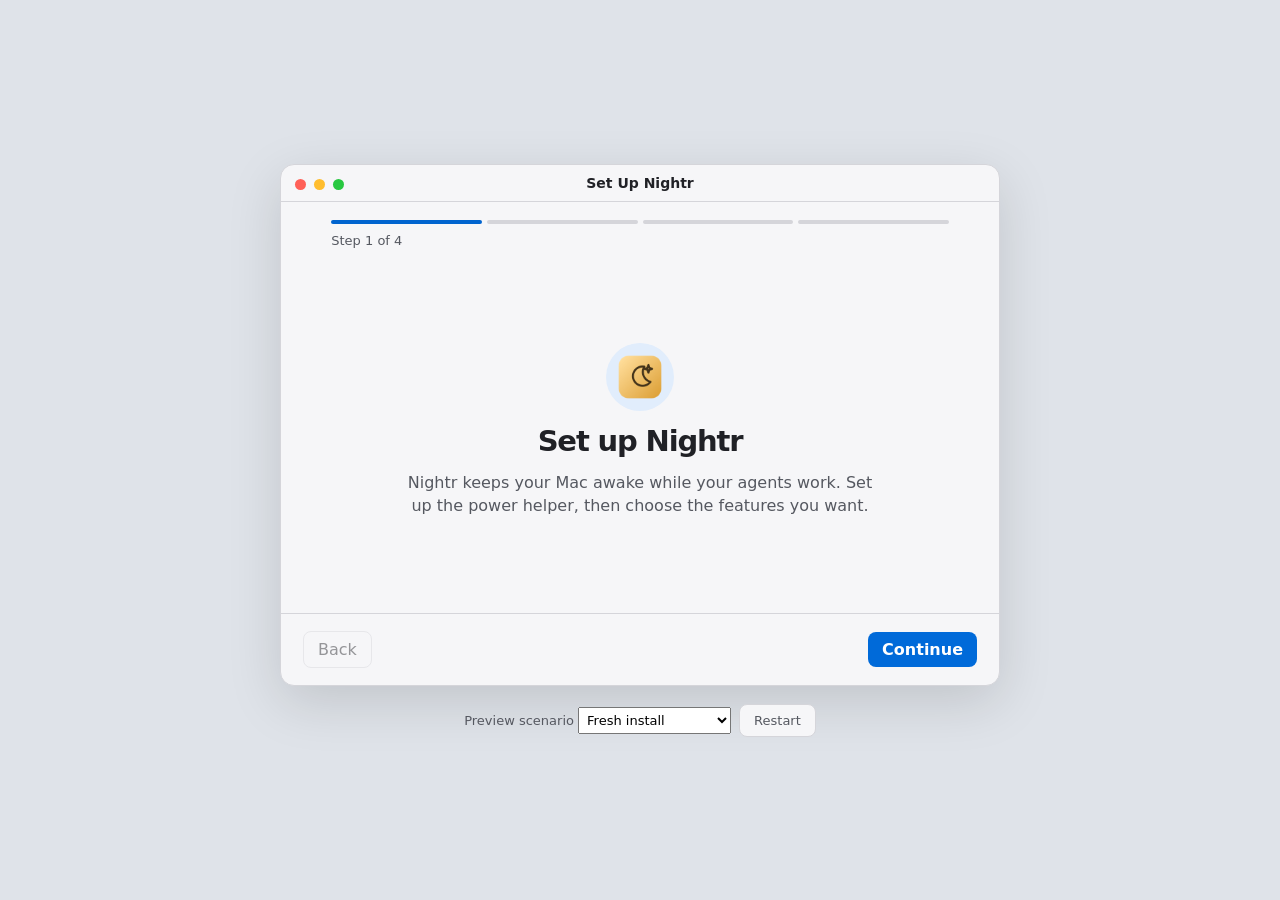
<file: design-preview/setup.html>
<!doctype html>
<html lang="en"><meta charset="utf-8"><meta name="viewport" content="width=device-width, initial-scale=1"><title>Set Up Nightr</title>
<style>
:root{color-scheme:light dark;--bg:light-dark(#f6f6f8,#242428);--ink:light-dark(#202126,#f6f6f8);--dim:light-dark(#555860,#bcbec7);--line:light-dark(#d5d5da,#424249);--blue:light-dark(#0064cf,#368cef);font:16px -apple-system,BlinkMacSystemFont,system-ui,sans-serif;color:var(--ink)}
*{box-sizing:border-box}body{min-height:100svh;margin:0;display:grid;align-content:center;justify-items:center;gap:18px;padding:20px;background:light-dark(#dfe3e9,#18191c)}main{width:min(720px,100%);background:var(--bg);border-radius:14px;overflow:hidden;box-shadow:0 16px 54px #0002;border:1px solid var(--line)}header{position:relative;text-align:center;padding:10px;border-bottom:1px solid var(--line);font-weight:650;font-size:14px}header:before{content:'';position:absolute;top:14px;left:14px;width:11px;height:11px;border-radius:50%;background:#ff6058;box-shadow:19px 0 #ffbd2e,38px 0 #28c840}aside{margin:18px 7% 0;color:var(--dim);font-size:13px}#bars{display:flex;gap:5px;margin-bottom:9px}i{height:4px;background:var(--line);border-radius:4px;flex:1}i.on{background:var(--blue)}article{min-height:365px;padding:27px 7%;display:flex;flex-direction:column;align-items:center;justify-content:center;text-align:center;gap:13px}h1,p{margin:0}h1{font-size:clamp(23px,4vw,29px);letter-spacing:-.04em}p{color:var(--dim);max-width:470px;line-height:1.45}#icon{width:68px;height:68px;display:grid;place-items:center;border-radius:50%;background:light-dark(#e1edfc,#293a50);color:var(--blue);font-size:36px;font-weight:550}img{width:46px;height:46px;object-fit:contain}footer{border-top:1px solid var(--line);display:flex;gap:8px;padding:17px 22px;align-items:center}button,select{font:inherit}button{border:1px solid var(--line);background:var(--bg);color:inherit;border-radius:8px;padding:8px 14px;cursor:pointer}button:disabled{opacity:.45;cursor:default}#next{margin-left:auto;background:#006ad9;color:white;border:0;font-weight:600}#skip{color:var(--blue);border:0}#choices{display:grid;text-align:left;gap:12px}label.option{display:flex;gap:9px}label small{display:block;color:var(--dim);margin-top:3px}#result{font-size:14px;font-weight:600;color:light-dark(#24613c,#8cdeac)}[hidden],#result:empty,#choices:empty,#body:empty,#action:empty{display:none!important}#tools{font-size:13px;color:var(--dim);display:flex;align-items:center;gap:8px;flex-wrap:wrap}select{max-width:100%;padding:4px}input{accent-color:var(--blue)}@media(max-width:480px){body{padding:10px}article{min-height:325px}footer{padding:12px}button{padding:8px}}
</style>
<main><header>Set Up Nightr</header><aside><div id="bars"></div><span id="progress"></span></aside><article><div id="icon"></div><h1 tabindex="-1"></h1><p id="body"></p><div id="choices"></div><p id="result" role="status"></p><button id="action"></button></article><footer><button id="back">Back</button><button id="skip">Skip for Now</button><button id="next">Continue</button></footer></main>
<div id="tools"><label>Preview scenario <select id="scenario"></select></label><button id="reset">Restart</button></div>
<script>
const steps={"welcome": {"title": "Set up Nightr", "body": "Nightr keeps your Mac awake while your agents work. Set up the power helper, then choose the features you want.", "action": "", "ready": "", "settings": "", "symbol": "", "choice": "", "hint": ""}, "helper": {"title": "Allow the power helper", "body": "Nightr uses a background helper to keep your Mac awake and restore your power settings afterward.", "action": "Set Up Helper", "ready": "Ready", "settings": "Open Login Items", "symbol": "☾", "choice": "", "hint": ""}, "features": {"title": "Choose your features", "body": "You can change these later in Settings.", "action": "", "ready": "", "settings": "", "symbol": "", "choice": "", "hint": ""}, "login": {"title": "Open Nightr at login", "body": "", "action": "", "ready": "", "settings": "", "symbol": "", "choice": "Open Nightr at login", "hint": "Show Nightr in the menu bar when you sign in."}, "notifications": {"title": "Allow hotspot notifications", "body": "Allow Nightr to send you notifications about hotspot recovery.", "action": "Allow Notifications", "ready": "Allowed", "settings": "Open Notification Settings", "symbol": "♧", "choice": "Hotspot notifications", "hint": "Get updates about hotspot recovery."}, "location": {"title": "Allow nearby Wi-Fi discovery", "body": "macOS requires Location access to show nearby Wi-Fi names. You can also enter your hotspot’s name yourself.", "action": "Allow Location Access", "ready": "Allowed", "settings": "Open Location Settings", "symbol": "⌖", "choice": "Nearby Wi-Fi networks", "hint": "Find a backup hotspot by name."}, "finish": {"title": "Nightr is ready", "body": "Choose Start in the menu bar when you want Nightr to keep your Mac awake.", "action": "", "ready": "", "settings": "", "symbol": "", "choice": "", "hint": ""}}, app='Nightr', night=app==='Nightr';
const $=id=>document.getElementById(id);
const features=Object.keys(steps).filter(k=>steps[k].choice);
const scenarios=['Fresh install','Already configured','Permission denied',...(night?['Helper unavailable','Helper missing']:['Runtime missing','Agent missing','Sign-in needed','Legacy integration'])];
for(const name of scenarios) $('scenario').add(new Option(name,name));
let page,selected,verified,phase,skipped;
function reset(){
 page='welcome'; selected=new Set(night?['login']:[]); verified=new Set();phase={};skipped=new Set();
 if($('scenario').value==='Already configured'){selected=new Set(features);verified=new Set(Object.keys(steps))}
 render();
}
function route(){return ['welcome',...(night?['helper']:[]),'features',...features.filter(k=>k!=='login'&&selected.has(k)),'finish']}
function move(offset){const path=route();page=path[path.indexOf(page)+offset];render();document.querySelector('h1').focus()}
function render(){
 const path=route(), idx=path.indexOf(page), s=steps[page], mode=$('scenario').value, done=verified.has(page), state=phase[page];
 let message='',action='',blocked=false,body=s.body;
 if(s.action){
   blocked=!done;
   if(done) message=s.ready;
   else if(state==='settings'){message='Return to setup after granting access.';action='Return to Setup'}
   else if(page==='helper'&&mode==='Helper missing'){message='The power helper is missing from this copy of Nightr. Reinstall Nightr to continue.'}
   else if(page==='helper'&&mode==='Helper unavailable'){message='The power helper didn’t respond.';action='Check Again'}
   else if(state==='pending'||(mode==='Permission denied'&&s.settings)){
     message=page==='helper'?'Open Login Items and allow Nightr to run in the background.':page==='terminal'?'Turn on Terminal under rnnr in Automation settings.':'Allow access in System Settings, then return here.';action=s.settings
   }else if(['codex','claude'].includes(page)&&mode==='Agent missing'&&!state){action='Install '+s.title.slice(8)}
   else if(['codex','claude'].includes(page)&&mode==='Sign-in needed'&&!state){message='Sign in to '+s.title.slice(8)+', then return here.';action='Check Again'}
   else if(['codex','claude'].includes(page)&&mode==='Legacy integration'){message='Update your existing integration to use rnnr?';action='Update Integration'}
   else action=s.action;
 }
 if(!night&&page==='welcome'){blocked=mode==='Runtime missing';message=blocked?'This copy of rnnr is missing a required component. Reinstall rnnr to continue.':'Ready'}
 if(page==='finish'){
   if(night&&mode==='Already configured')body='Open Nightr in the menu bar to see your protection status.';
   if(!night&&selected.has('terminal')&&verified.has('terminal'))body+=' Choose New to start your first session.';
   message=[...skipped].filter(k=>selected.has(k)).map(k=>steps[k].choice+' skipped').join(', ');
 }
 $('bars').innerHTML=path.map((_,i)=>'<i class="'+(i<=idx?'on':'')+'"></i>').join('');
 $('progress').textContent='Step '+(idx+1)+' of '+path.length;
 $('icon').innerHTML=s.symbol||'<img alt="" src="nightr-app-icon.png">';
 document.querySelector('h1').textContent=s.title;$('body').textContent=body;
 $('choices').replaceChildren();
 if(page==='features')for(const key of features){
   const f=steps[key], label=document.createElement('label');label.className='option';
   label.innerHTML='<input type="checkbox"><span>'+f.choice+'<small>'+f.hint+'</small></span>';
   const box=label.firstChild;box.checked=selected.has(key);box.onchange=()=>{if(box.checked)selected.add(key);else selected.delete(key);render();$('choices').children[features.indexOf(key)].firstChild.focus()};$('choices').append(label)
 }
 if(page==='features'&&selected.has('login')&&mode==='Permission denied'&&!verified.has('login')){action='Review in Login Items';message='Open at login is waiting for approval.'}
 $('result').textContent=message;$('action').textContent=action;
 $('action').onclick=()=>{
   if(page==='features')verified.add('login');
   else if(action===s.settings)phase[page]='settings';
   else if(action==='Set Up Helper')phase[page]='pending';
   else if(action.startsWith('Install ')||mode==='Sign-in needed'&&!state)phase[page]='installed';
   else if(mode!=='Helper unavailable'||page!=='helper')verified.add(page);
   skipped.delete(page);render()
 };
 $('back').disabled=idx===0;$('skip').hidden=!s.choice||done;
 $('next').disabled=blocked;$('next').textContent=page==='finish'?'Open '+app:'Continue';
}
$('back').onclick=()=>move(-1);$('skip').onclick=()=>{skipped.add(page);move(1)};
$('next').onclick=()=>{if(page==='finish')location.href=night?'index.html':'palettes.html';else move(1)};
$('scenario').onchange=reset;$('reset').onclick=reset;reset();
</script></html>
</file>
<file: site/styles.css>
@charset "UTF-8";
:root{color-scheme:dark;--bg:#141516;--raised:#1c1d1f;--ink:#ebe7df;--muted:#b8b3a8;--accent:#f2a93b;--line:#38393a;--sans:"Space Grotesk",system-ui,sans-serif;--mono:"IBM Plex Mono",ui-monospace,monospace}
*{box-sizing:border-box}html{scroll-behavior:smooth;scroll-padding-top:24px}body{margin:0;background:var(--bg);color:var(--ink);font:16px/1.6 var(--sans)}a{color:inherit;text-decoration:none}a:hover{color:var(--accent)}a:focus-visible{outline:2px solid var(--accent);outline-offset:5px}img{display:block;max-width:100%}.wrap{width:min(1200px,100% - 64px);margin-inline:auto}.nav{display:flex;align-items:center;justify-content:space-between;padding-block:28px;border-bottom:1px solid var(--line);gap:24px}.brand{display:flex;align-items:center;gap:10px;font-weight:700;font-size:24px}.nav nav{display:flex;gap:28px;font-size:14px}.skip{position:absolute;top:-80px;left:20px;padding:10px;background:var(--raised);z-index:2}.skip:focus{top:10px}.hero{display:grid;grid-template-columns:1.15fr 1fr;align-items:center;gap:72px;padding-block:64px}.meta,.terminal-label{font-family:var(--mono)}h1{font-size:clamp(48px,5.5vw,76px);line-height:1.04;letter-spacing:-.055em;margin:0 0 28px}h1 em{color:var(--accent);font-style:normal}.lede{font-size:20px;line-height:1.6;color:var(--muted);max-width:520px}.actions{display:flex;flex-wrap:wrap;align-items:center;gap:24px;margin:28px 0}.button{display:inline-flex;align-items:center;min-height:46px;padding:10px 20px;border-radius:5px;background:var(--accent);color:#141516;font-weight:700}.button:hover{background:#ffbe5b;color:#141516}.meta{font-size:11px;line-height:1.8;color:var(--muted)}
.app-visual{width:min(100%,360px);margin:0;justify-self:center;padding:20px;background:radial-gradient(ellipse at top,#403725,#1c1d1f 75%);border:1px solid var(--line);border-radius:12px}
.app-visual img{width:100%;height:auto;border:1px solid var(--line);border-radius:10px;box-shadow:0 14px 38px #0005}
.section{padding-block:72px;border-bottom:1px solid var(--line)}.features{display:grid;grid-template-columns:repeat(3,minmax(0,1fr));gap:18px}h2{font-size:28px;line-height:1.15;letter-spacing:-.035em;margin:0 0 16px}.features{border-top:1px solid var(--line);padding-block:44px}
.features article{padding:clamp(18px,2.5vw,30px);border:1px solid var(--line);border-top:2px solid var(--accent);border-radius:8px;background:linear-gradient(150deg,#2b2620,var(--raised) 60%)}
.features h2{font-size:clamp(21px,2vw,28px);margin-bottom:10px}
.features strong{color:var(--ink);font-weight:700}
.features p,.section>div>p{color:var(--muted);margin:0 0 16px}
.features p:last-child{margin-bottom:0}
.install-methods h3{margin:0 0 8px;font-size:18px}
.install-methods pre{margin:0;padding:12px 16px;background:var(--raised);border:1px solid var(--line);border-radius:8px}
.cli,.install{display:grid;grid-template-columns:1fr 1fr;gap:72px;align-items:start}.install{border-bottom:0}.cli h2,.install h2{font-size:42px}.terminal{background:var(--raised);border:1px solid var(--line);padding:28px;border-radius:8px;min-width:0}.terminal-label{font-size:9px;letter-spacing:.07em;color:var(--muted)}pre{font:13px/1.9 var(--mono);margin:24px 0 0;white-space:pre-wrap;overflow-wrap:anywhere}pre span{color:#a9d7d2}code{font-family:var(--mono);font-size:.88em}pre code{font-size:inherit}.footer{display:flex;flex-wrap:wrap;align-items:center;justify-content:space-between;gap:24px;border-top:1px solid var(--line);padding-block:28px;font:12px var(--mono);color:var(--muted)}.footer .brand{font:700 18px var(--sans)}.footer img{width:22px;height:22px}
@media(max-width:900px){.hero{gap:32px;padding-block:60px}.cli,.install{gap:32px}.app-visual{padding:12px}}
@media(max-width:680px){.wrap{width:calc(100% - 40px)}.nav{padding-block:20px}.nav nav{gap:16px;font-size:12px}.nav nav a:first-child{display:none}.hero,.cli,.install,.features{grid-template-columns:1fr}.hero{padding-block:48px;gap:32px}h1{font-size:56px}.lede{font-size:18px}.section{padding-block:44px}.features{gap:14px}.features h2{font-size:24px}.terminal{padding:22px}.footer{font-size:11px}.cli h2,.install h2{font-size:36px}}
@media(prefers-reduced-motion:reduce){html{scroll-behavior:auto}}
</file>
